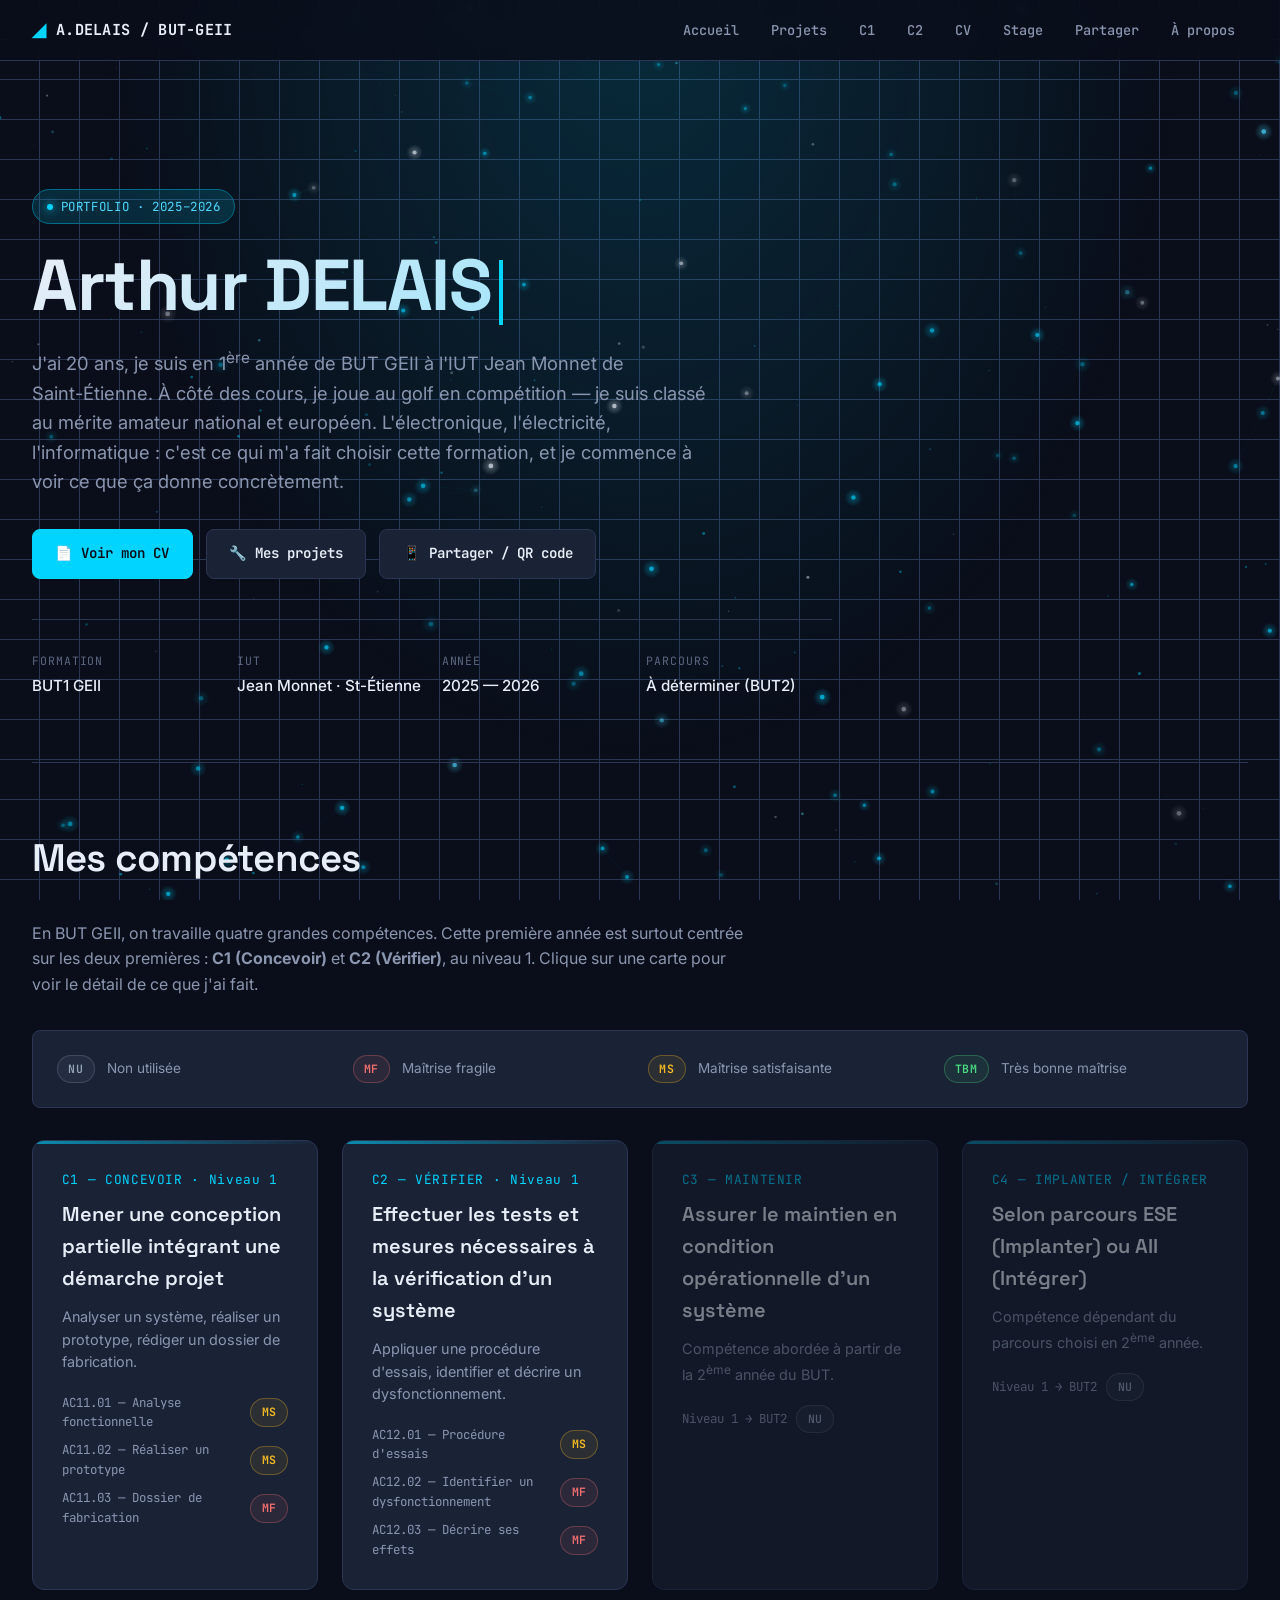
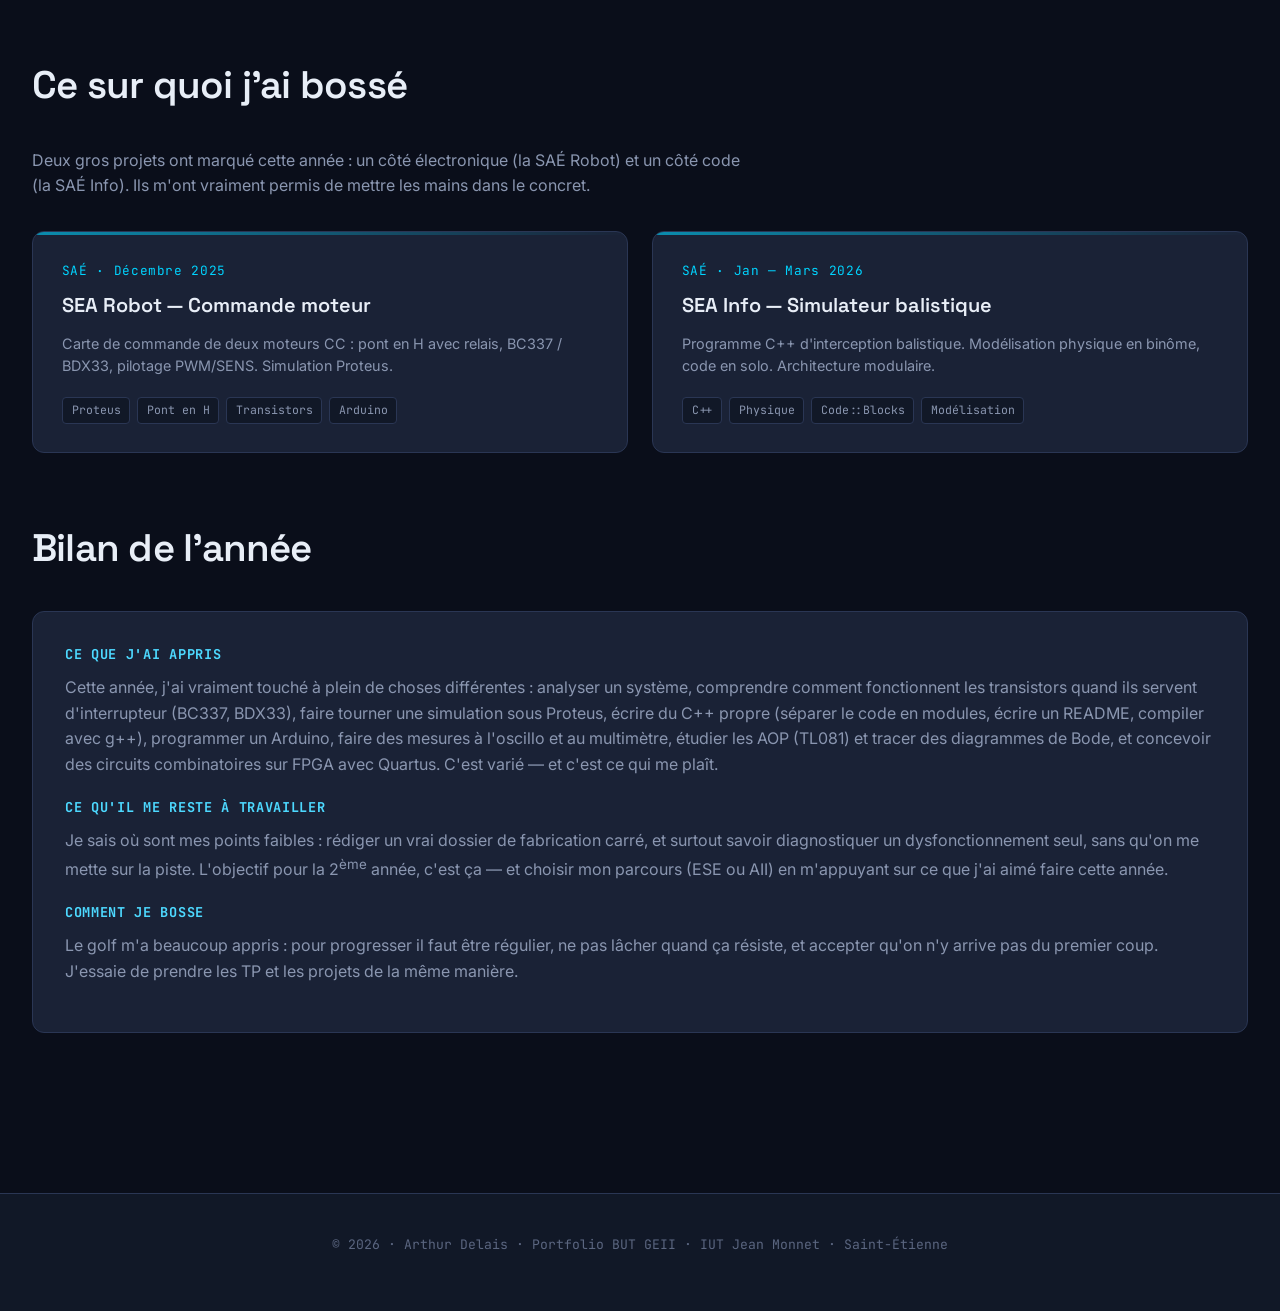
<file: index.html>
<!DOCTYPE html>
<html lang="fr">
<head>
    <meta charset="UTF-8">
    <meta name="viewport" content="width=device-width, initial-scale=1.0">
    <title>Portfolio BUT GEII — Arthur DELAIS</title>
    <meta name="description" content="Portfolio BUT GEII d'Arthur Delais, 1ère année 2025-2026 à l'IUT Jean Monnet de Saint-Étienne. Compétences, projets, SAÉ et TP.">
    <meta name="author" content="Arthur Delais">
    <meta property="og:title" content="Portfolio BUT GEII — Arthur DELAIS">
    <meta property="og:description" content="Portfolio BUT GEII d'Arthur Delais — IUT Jean Monnet Saint-Étienne">
    <meta property="og:type" content="website">
    <link rel="icon" type="image/svg+xml" href="assets/favicon.svg">
    <link rel="stylesheet" href="assets/style.css">
</head>
<body>

<div id="preloader"><div class="preloader-logo">[ A.D. ]</div></div>
<canvas id="particles-canvas"></canvas>

<nav class="nav">
    <div class="nav-inner">
        <a href="index.html" class="nav-brand">A.DELAIS / BUT-GEII</a>
        <ul class="nav-links">
            <li><a href="index.html">Accueil</a></li>
            <li><a href="pages/projets.html">Projets</a></li>
            <li><a href="pages/AC11-01.html">C1</a></li>
            <li><a href="pages/AC12-01.html">C2</a></li>
            <li><a href="pages/cv.html">CV</a></li>
            <li><a href="pages/stage.html">Stage</a></li>            <li><a href="pages/partager.html">Partager</a></li>
            <li><a href="pages/apropos.html">À propos</a></li>
        </ul>
    </div>
</nav>

<main class="container">

    <section class="hero">
        <span class="hero-tag">Portfolio · 2025–2026</span>
        <h1 data-typewriter="Arthur DELAIS"></h1>
        <p>J'ai 20 ans, je suis en 1<sup>ère</sup> année de BUT GEII à l'IUT Jean Monnet de Saint-Étienne. À côté des cours, je joue au golf en compétition — je suis classé au mérite amateur national et européen. L'électronique, l'électricité, l'informatique : c'est ce qui m'a fait choisir cette formation, et je commence à voir ce que ça donne concrètement.</p>

        <div style="display: flex; flex-wrap: wrap; gap: 0.8rem; margin-top: 1.5rem;">
            <a href="pages/cv.html" class="btn btn-primary">📄 Voir mon CV</a>
            <a href="pages/projets.html" class="btn btn-ghost">🔧 Mes projets</a>
            <a href="pages/partager.html" class="btn btn-ghost">📱 Partager / QR code</a>
        </div>

        <div class="hero-meta">
            <div class="meta-item">
                <span class="meta-label">Formation</span>
                <span class="meta-value">BUT1 GEII</span>
            </div>
            <div class="meta-item">
                <span class="meta-label">IUT</span>
                <span class="meta-value">Jean Monnet · St-Étienne</span>
            </div>
            <div class="meta-item">
                <span class="meta-label">Année</span>
                <span class="meta-value">2025 — 2026</span>
            </div>
            <div class="meta-item">
                <span class="meta-label">Parcours</span>
                <span class="meta-value">À déterminer (BUT2)</span>
            </div>
        </div>
    </section>

    <section class="section reveal">
        <div class="section-header">
            
            <h2>Mes compétences</h2>
        </div>
        <p style="color: var(--text-secondary); max-width: 720px; margin-bottom: 1rem;">
            En BUT GEII, on travaille quatre grandes compétences. Cette première année est surtout centrée sur les deux premières : <strong>C1 (Concevoir)</strong> et <strong>C2 (Vérifier)</strong>, au niveau 1. Clique sur une carte pour voir le détail de ce que j'ai fait.
        </p>

        <div class="legend">
            <div class="legend-item"><span class="badge badge-nu">NU</span><span class="legend-text">Non utilisée</span></div>
            <div class="legend-item"><span class="badge badge-mf">MF</span><span class="legend-text">Maîtrise fragile</span></div>
            <div class="legend-item"><span class="badge badge-ms">MS</span><span class="legend-text">Maîtrise satisfaisante</span></div>
            <div class="legend-item"><span class="badge badge-tbm">TBM</span><span class="legend-text">Très bonne maîtrise</span></div>
        </div>

        <div class="competence-grid">

            <a href="pages/AC11-01.html" class="competence-card">
                <div class="comp-code">C1 — CONCEVOIR · Niveau 1</div>
                <div class="comp-title">Mener une conception partielle intégrant une démarche projet</div>
                <p class="comp-desc">Analyser un système, réaliser un prototype, rédiger un dossier de fabrication.</p>
                <ul class="comp-ac-list">
                    <li>AC11.01 — Analyse fonctionnelle <span class="badge badge-ms">MS</span></li>
                    <li>AC11.02 — Réaliser un prototype <span class="badge badge-ms">MS</span></li>
                    <li>AC11.03 — Dossier de fabrication <span class="badge badge-mf">MF</span></li>
                </ul>
            </a>

            <a href="pages/AC12-01.html" class="competence-card">
                <div class="comp-code">C2 — VÉRIFIER · Niveau 1</div>
                <div class="comp-title">Effectuer les tests et mesures nécessaires à la vérification d'un système</div>
                <p class="comp-desc">Appliquer une procédure d'essais, identifier et décrire un dysfonctionnement.</p>
                <ul class="comp-ac-list">
                    <li>AC12.01 — Procédure d'essais <span class="badge badge-ms">MS</span></li>
                    <li>AC12.02 — Identifier un dysfonctionnement <span class="badge badge-mf">MF</span></li>
                    <li>AC12.03 — Décrire ses effets <span class="badge badge-mf">MF</span></li>
                </ul>
            </a>

            <div class="competence-card" style="opacity: 0.5; cursor: default;">
                <div class="comp-code">C3 — MAINTENIR</div>
                <div class="comp-title">Assurer le maintien en condition opérationnelle d'un système</div>
                <p class="comp-desc">Compétence abordée à partir de la 2<sup>ème</sup> année du BUT.</p>
                <ul class="comp-ac-list">
                    <li>Niveau 1 → BUT2 <span class="badge badge-nu">NU</span></li>
                </ul>
            </div>

            <div class="competence-card" style="opacity: 0.5; cursor: default;">
                <div class="comp-code">C4 — IMPLANTER / INTÉGRER</div>
                <div class="comp-title">Selon parcours ESE (Implanter) ou AII (Intégrer)</div>
                <p class="comp-desc">Compétence dépendant du parcours choisi en 2<sup>ème</sup> année.</p>
                <ul class="comp-ac-list">
                    <li>Niveau 1 → BUT2 <span class="badge badge-nu">NU</span></li>
                </ul>
            </div>

        </div>
    </section>

    <section class="section reveal">
        <div class="section-header">
            
            <h2>Ce sur quoi j'ai bossé</h2>
        </div>
        <p style="color: var(--text-secondary); max-width: 720px;">
            Deux gros projets ont marqué cette année : un côté électronique (la SAÉ Robot) et un côté code (la SAÉ Info). Ils m'ont vraiment permis de mettre les mains dans le concret.
        </p>

        <div class="projects-grid" style="margin-top: 2rem;">

            <a href="pages/projets.html#sea-robot" class="competence-card">
                <div class="comp-code">SAÉ · Décembre 2025</div>
                <div class="comp-title">SEA Robot — Commande moteur</div>
                <p class="comp-desc">Carte de commande de deux moteurs CC : pont en H avec relais, BC337 / BDX33, pilotage PWM/SENS. Simulation Proteus.</p>
                <div class="project-tag-list">
                    <span class="tag">Proteus</span><span class="tag">Pont en H</span><span class="tag">Transistors</span><span class="tag">Arduino</span>
                </div>
            </a>

            <a href="pages/projets.html#sae-info" class="competence-card">
                <div class="comp-code">SAÉ · Jan — Mars 2026</div>
                <div class="comp-title">SEA Info — Simulateur balistique</div>
                <p class="comp-desc">Programme C++ d'interception balistique. Modélisation physique en binôme, code en solo. Architecture modulaire.</p>
                <div class="project-tag-list">
                    <span class="tag">C++</span><span class="tag">Physique</span><span class="tag">Code::Blocks</span><span class="tag">Modélisation</span>
                </div>
            </a>

        </div>
    </section>

    <section class="section reveal">
        <div class="section-header">
            
            <h2>Bilan de l'année</h2>
        </div>
        <div style="background: var(--bg-card); border: 1px solid var(--border); border-radius: 12px; padding: 2rem;">
            <h4 style="margin-top: 0;">Ce que j'ai appris</h4>
            <p style="color: var(--text-secondary);">Cette année, j'ai vraiment touché à plein de choses différentes : analyser un système, comprendre comment fonctionnent les transistors quand ils servent d'interrupteur (BC337, BDX33), faire tourner une simulation sous Proteus, écrire du C++ propre (séparer le code en modules, écrire un README, compiler avec g++), programmer un Arduino, faire des mesures à l'oscillo et au multimètre, étudier les AOP (TL081) et tracer des diagrammes de Bode, et concevoir des circuits combinatoires sur FPGA avec Quartus. C'est varié — et c'est ce qui me plaît.</p>

            <h4>Ce qu'il me reste à travailler</h4>
            <p style="color: var(--text-secondary);">Je sais où sont mes points faibles : rédiger un vrai dossier de fabrication carré, et surtout savoir diagnostiquer un dysfonctionnement seul, sans qu'on me mette sur la piste. L'objectif pour la 2<sup>ème</sup> année, c'est ça — et choisir mon parcours (ESE ou AII) en m'appuyant sur ce que j'ai aimé faire cette année.</p>

            <h4>Comment je bosse</h4>
            <p style="color: var(--text-secondary);">Le golf m'a beaucoup appris : pour progresser il faut être régulier, ne pas lâcher quand ça résiste, et accepter qu'on n'y arrive pas du premier coup. J'essaie de prendre les TP et les projets de la même manière.</p>
        </div>
    </section>

</main>

<footer>
    <p>© 2026 · Arthur Delais · Portfolio BUT GEII · IUT Jean Monnet · Saint-Étienne</p>
</footer>

<script src="assets/script.js"></script>
</body>
</html>
</file>
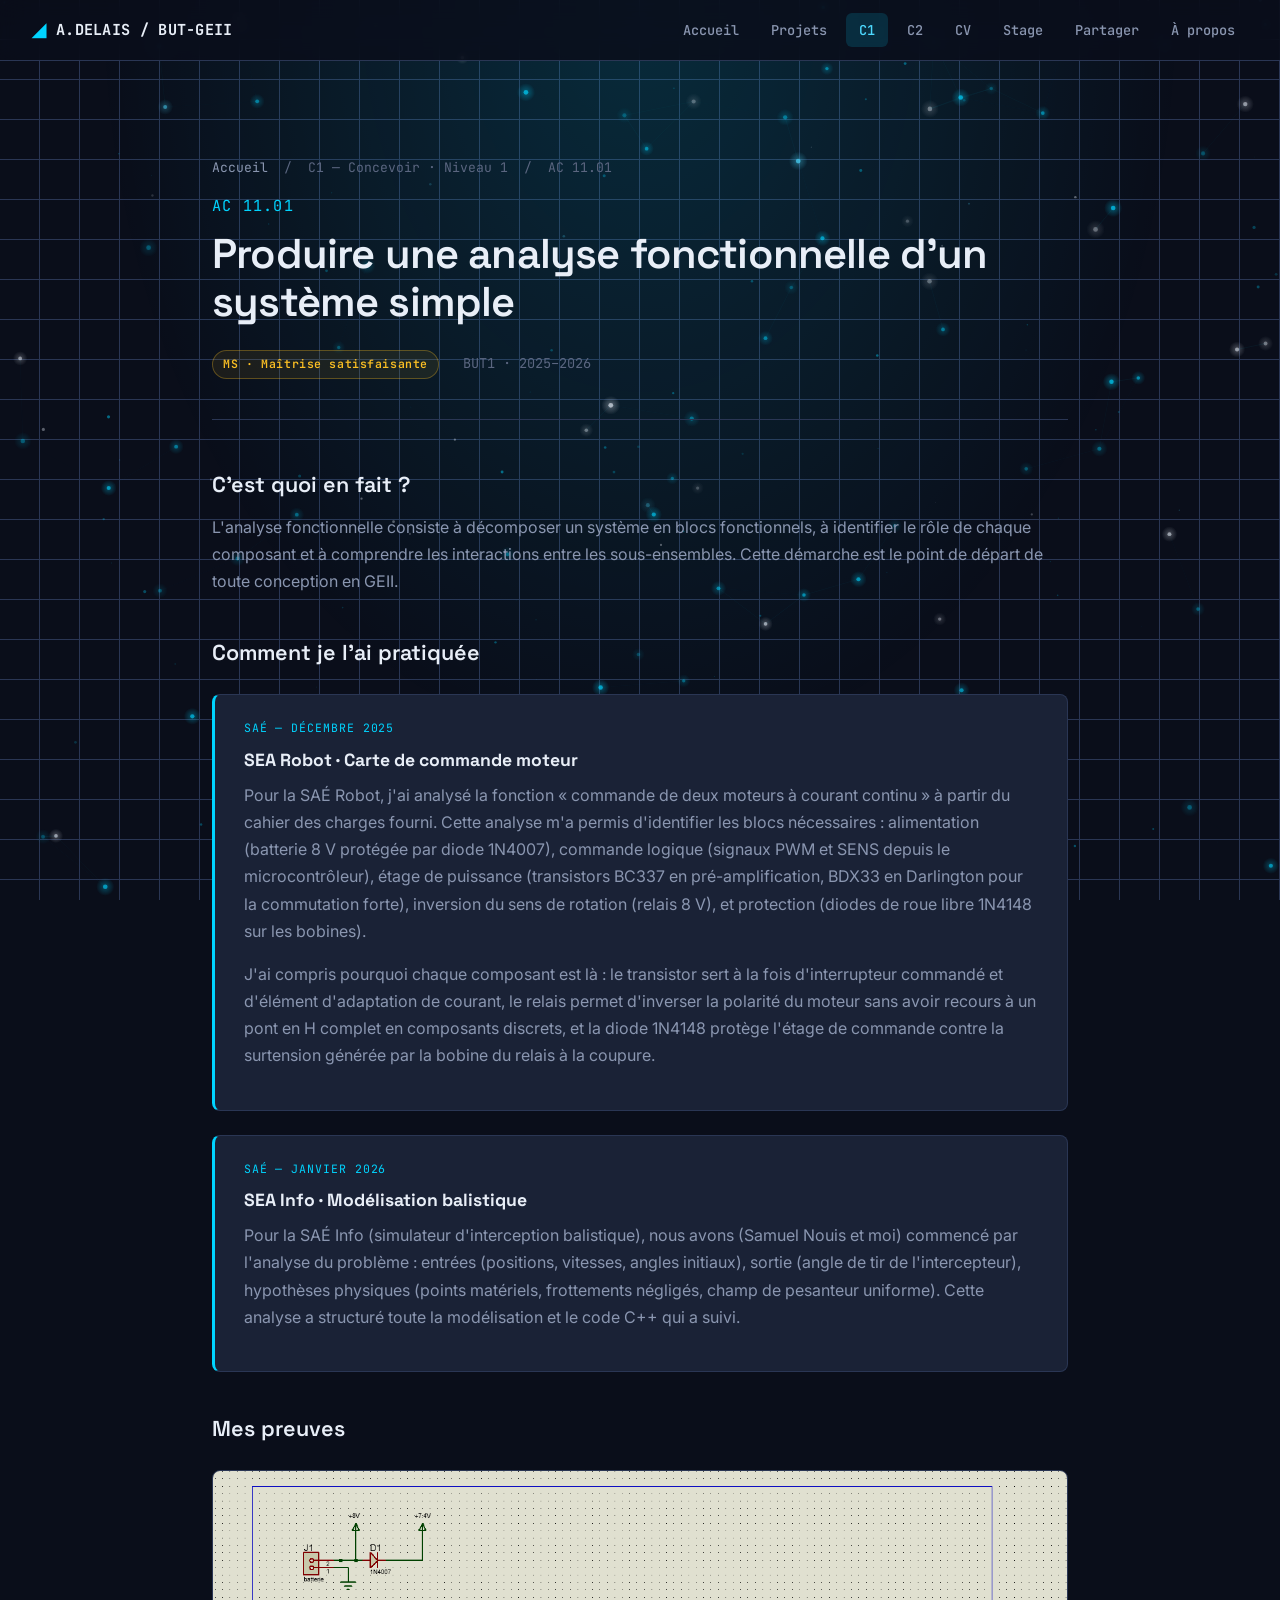
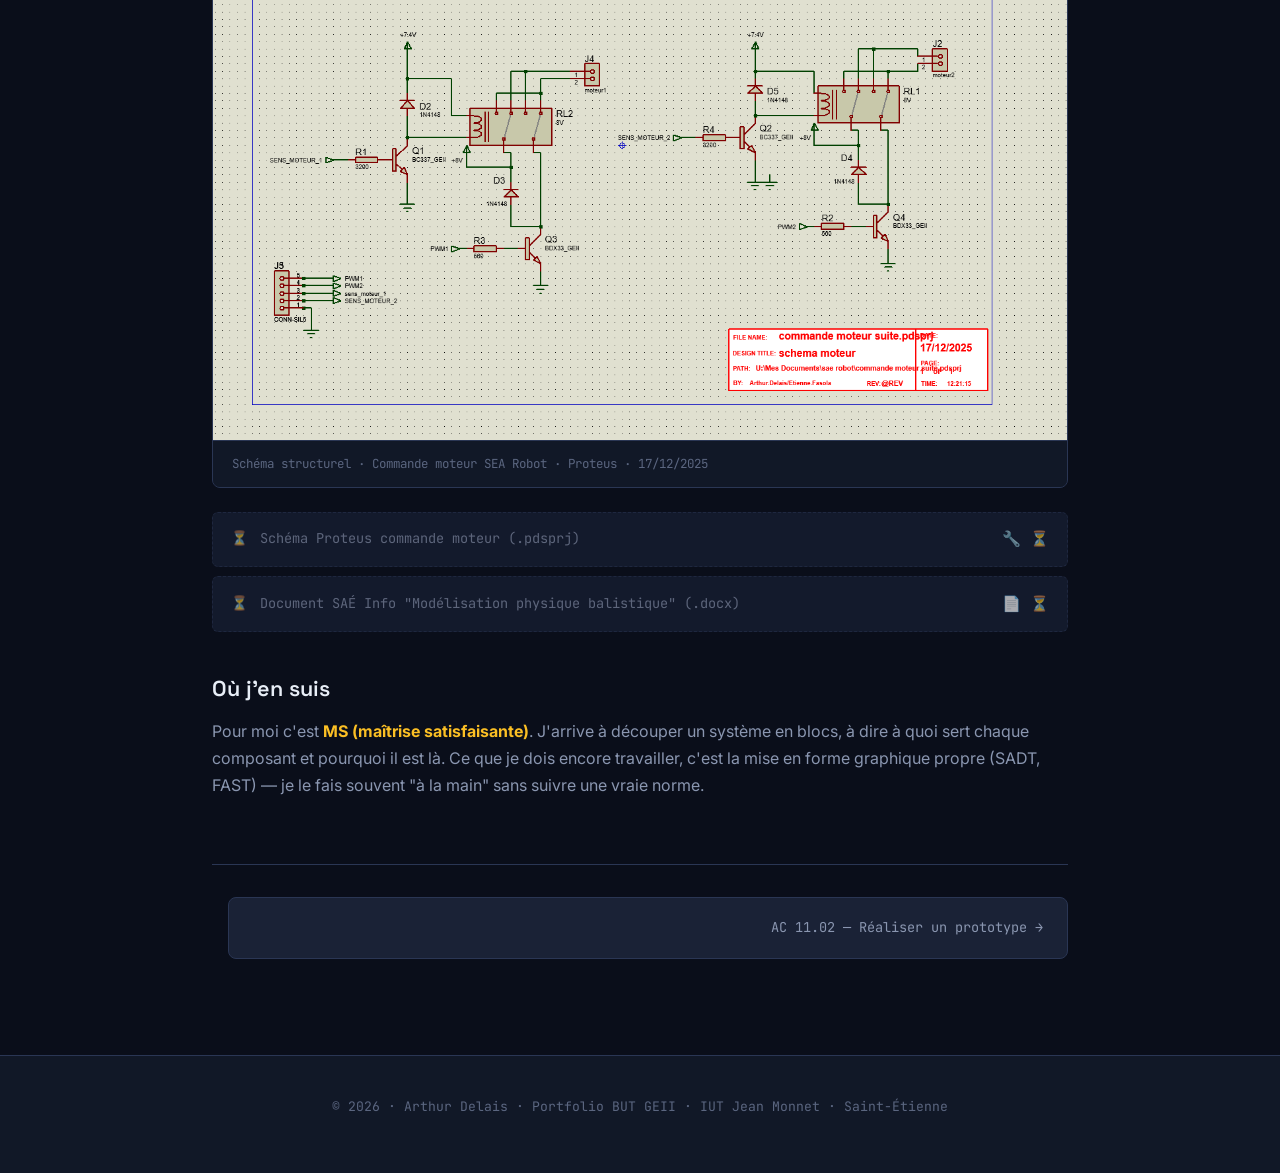
<file: pages/AC11-01.html>
<!DOCTYPE html>
<html lang="fr">
<head>
    <meta charset="UTF-8">
    <meta name="viewport" content="width=device-width, initial-scale=1.0">
    <title>AC 11.01 — Analyse fonctionnelle</title>
    <meta name="description" content="Portfolio BUT GEII d'Arthur Delais, 1ère année 2025-2026 à l'IUT Jean Monnet de Saint-Étienne. Compétences, projets, SAÉ et TP.">
    <meta name="author" content="Arthur Delais">
    <meta property="og:title" content="AC 11.01 — Analyse fonctionnelle">
    <meta property="og:description" content="Portfolio BUT GEII d'Arthur Delais — IUT Jean Monnet Saint-Étienne">
    <meta property="og:type" content="website">
    <link rel="icon" type="image/svg+xml" href="../assets/favicon.svg">
    <link rel="stylesheet" href="../assets/style.css">
</head>
<body>

<div id="preloader"><div class="preloader-logo">[ A.D. ]</div></div>
<canvas id="particles-canvas"></canvas>

<nav class="nav">
    <div class="nav-inner">
        <a href="../index.html" class="nav-brand">A.DELAIS / BUT-GEII</a>
        <ul class="nav-links">
            <li><a href="../index.html">Accueil</a></li>
            <li><a href="projets.html">Projets</a></li>
            <li><a href="AC11-01.html" class="active">C1</a></li>
            <li><a href="AC12-01.html">C2</a></li>
            <li><a href="cv.html">CV</a></li>
            <li><a href="stage.html">Stage</a></li>            <li><a href="partager.html">Partager</a></li>
            <li><a href="apropos.html">À propos</a></li>
        </ul>
    </div>
</nav>

<main class="container container-narrow">

    <div class="ac-header">
        <div class="breadcrumb">
            <a href="../index.html">Accueil</a>
            <span class="breadcrumb-sep">/</span>
            <span>C1 — Concevoir · Niveau 1</span>
            <span class="breadcrumb-sep">/</span>
            <span>AC 11.01</span>
        </div>
        <div class="ac-code-big">AC 11.01</div>
        <h1 class="ac-title">Produire une analyse fonctionnelle d'un système simple</h1>
        <div class="ac-meta-bar">
            <span class="badge badge-ms">MS · Maîtrise satisfaisante</span>
            <span style="color: var(--text-dim); font-family: var(--font-mono); font-size: 0.85rem;">BUT1 · 2025–2026</span>
        </div>
    </div>
    

<section class="content-block reveal">
    <h3>C'est quoi en fait ?</h3>
    <p>L'analyse fonctionnelle consiste à décomposer un système en blocs fonctionnels, à identifier le rôle de chaque composant et à comprendre les interactions entre les sous-ensembles. Cette démarche est le point de départ de toute conception en GEII.</p>
</section>

<section class="content-block reveal">
    <h3>Comment je l'ai pratiquée</h3>

    <div class="project-box">
        <div class="project-box-label">SAÉ — Décembre 2025</div>
        <h4>SEA Robot · Carte de commande moteur</h4>
        <p>Pour la SAÉ Robot, j'ai analysé la fonction « commande de deux moteurs à courant continu » à partir du cahier des charges fourni. Cette analyse m'a permis d'identifier les blocs nécessaires : alimentation (batterie 8 V protégée par diode 1N4007), commande logique (signaux PWM et SENS depuis le microcontrôleur), étage de puissance (transistors BC337 en pré-amplification, BDX33 en Darlington pour la commutation forte), inversion du sens de rotation (relais 8 V), et protection (diodes de roue libre 1N4148 sur les bobines).</p>
        <p style="margin-top: 0.8rem;">J'ai compris pourquoi chaque composant est là : le transistor sert à la fois d'interrupteur commandé et d'élément d'adaptation de courant, le relais permet d'inverser la polarité du moteur sans avoir recours à un pont en H complet en composants discrets, et la diode 1N4148 protège l'étage de commande contre la surtension générée par la bobine du relais à la coupure.</p>
    </div>

    <div class="project-box">
        <div class="project-box-label">SAÉ — Janvier 2026</div>
        <h4>SEA Info · Modélisation balistique</h4>
        <p>Pour la SAÉ Info (simulateur d'interception balistique), nous avons (Samuel Nouis et moi) commencé par l'analyse du problème : entrées (positions, vitesses, angles initiaux), sortie (angle de tir de l'intercepteur), hypothèses physiques (points matériels, frottements négligés, champ de pesanteur uniforme). Cette analyse a structuré toute la modélisation et le code C++ qui a suivi.</p>
    </div>
</section>

<section class="content-block reveal">
    <h3>Mes preuves</h3>
    <div class="proof-image">
        <img src="../assets/schemas/sea_robot_schema.png" alt="Schéma structurel de la carte commande moteur du SEA Robot">
        <div class="proof-caption">Schéma structurel · Commande moteur SEA Robot · Proteus · 17/12/2025</div>
    </div>
    <div class="proof-list">
        <a class="proof-item todo" href="../assets/preuves/SEA_Robot_schema_proteus.pdsprj" target="_blank" rel="noopener" title="Fichier à déposer dans assets/preuves/ — voir le README">Schéma Proteus commande moteur (.pdsprj)<span class="ext-icon">🔧 ⏳</span></a>
        <a class="proof-item todo" href="../assets/preuves/Modelisation_Physique_Balistique.docx" target="_blank" rel="noopener" title="Fichier à déposer dans assets/preuves/ — voir le README">Document SAÉ Info "Modélisation physique balistique" (.docx)<span class="ext-icon">📄 ⏳</span></a>
    </div>
</section>

<section class="content-block reveal">
    <h3>Où j'en suis</h3>
    <p>Pour moi c'est <strong style="color: var(--warning);">MS (maîtrise satisfaisante)</strong>. J'arrive à découper un système en blocs, à dire à quoi sert chaque composant et pourquoi il est là. Ce que je dois encore travailler, c'est la mise en forme graphique propre (SADT, FAST) — je le fais souvent "à la main" sans suivre une vraie norme.</p>
</section>

<nav class="ac-nav"><span></span><a href="AC11-02.html" class="nav-next">AC 11.02 — Réaliser un prototype</a></nav>
</main>

<footer>
    <p>© 2026 · Arthur Delais · Portfolio BUT GEII · IUT Jean Monnet · Saint-Étienne</p>
</footer>

<script src="../assets/script.js"></script>
</body>
</html>
</file>
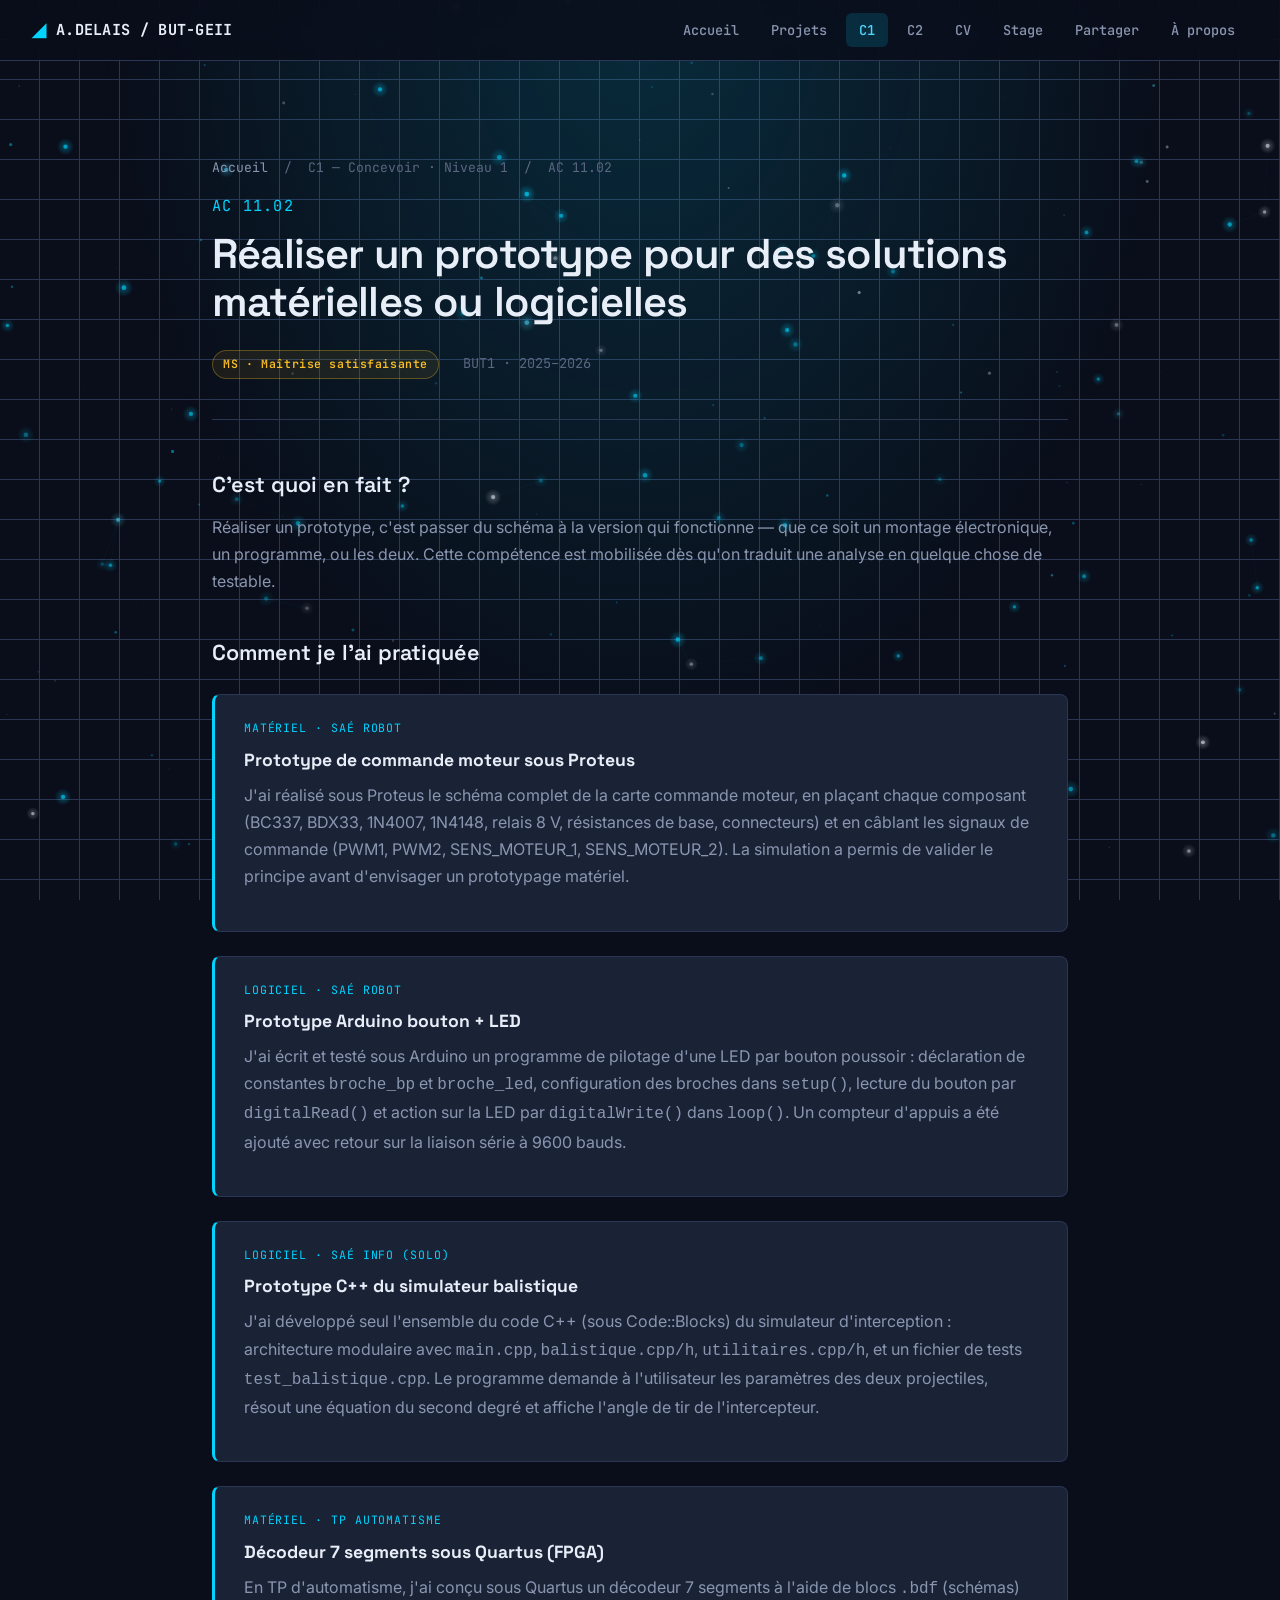
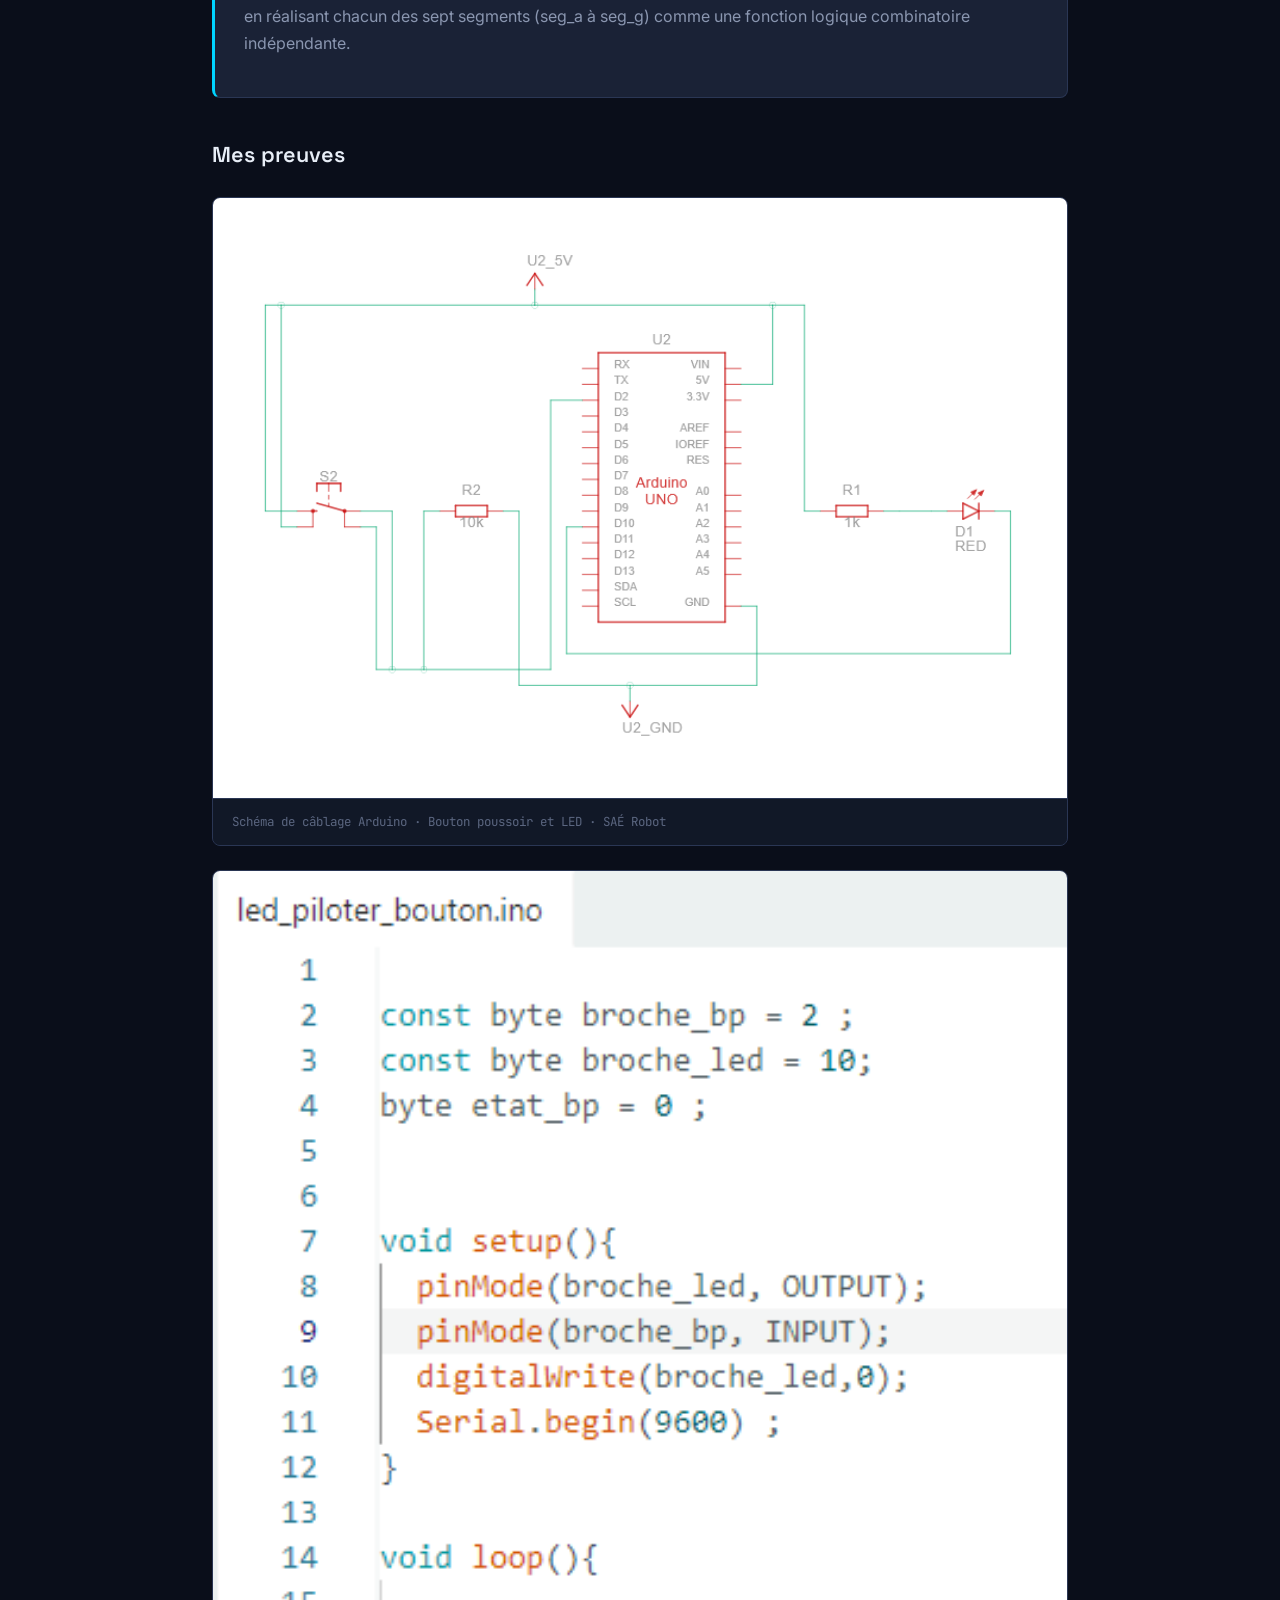
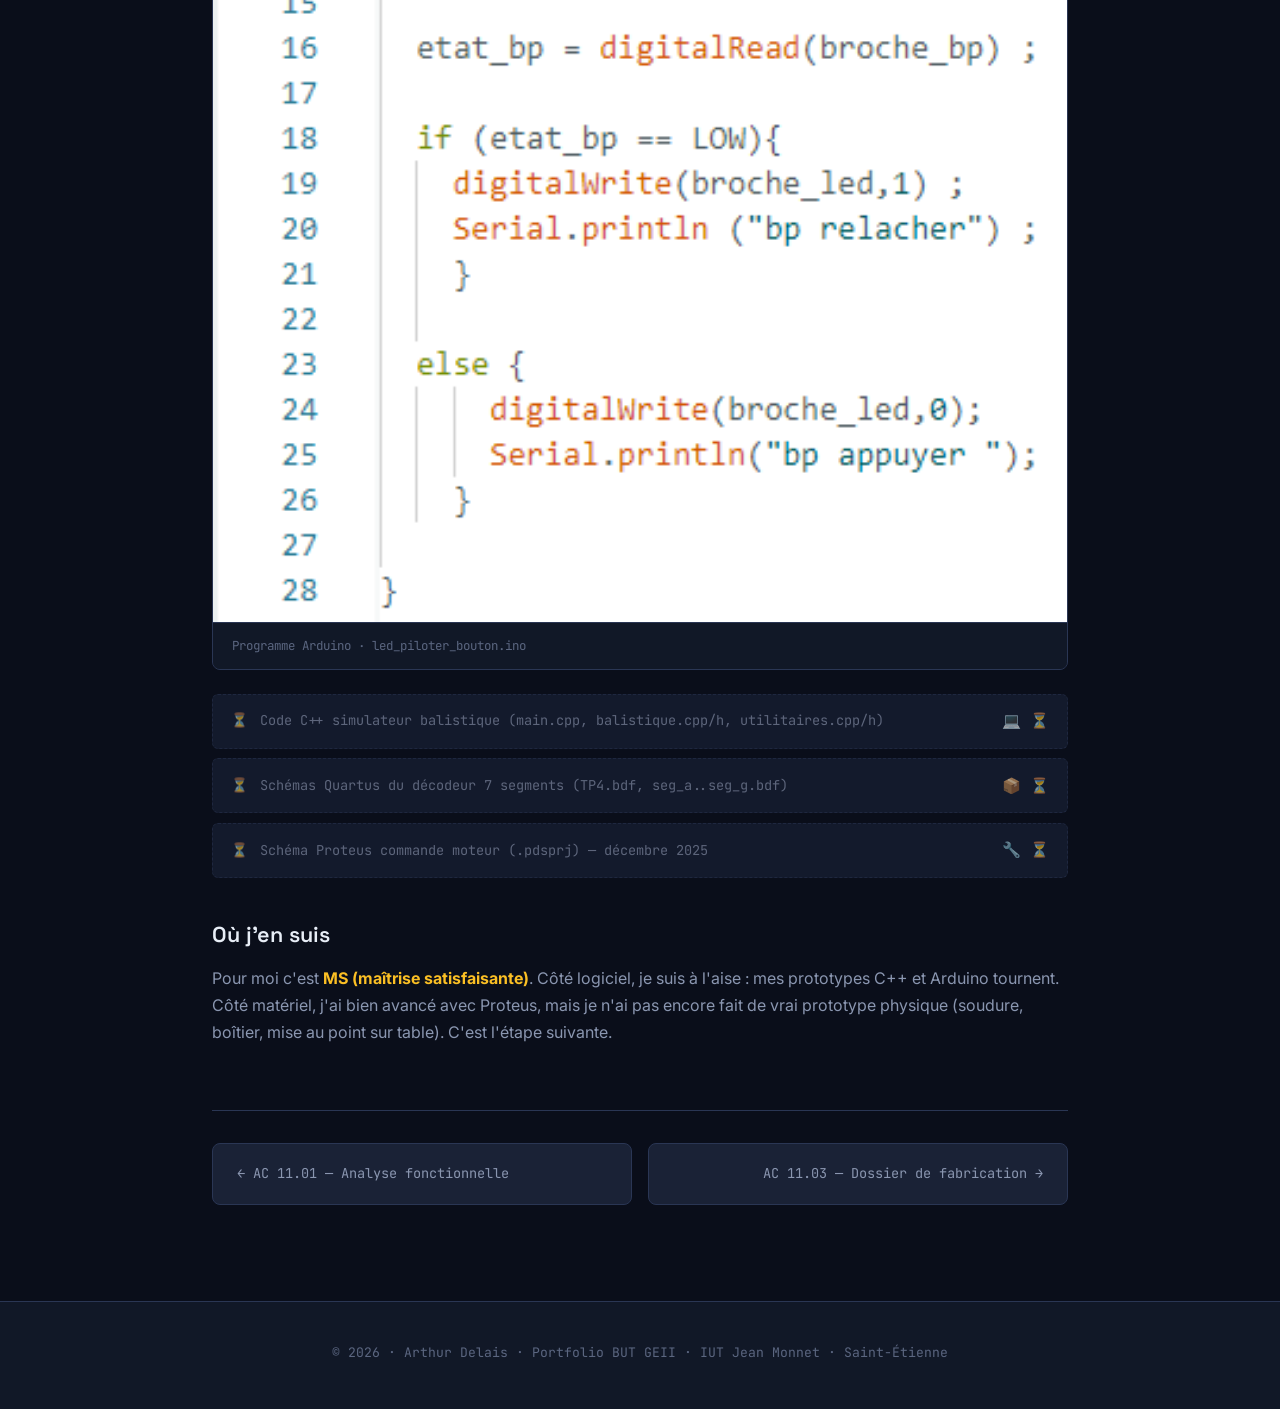
<file: pages/AC11-02.html>
<!DOCTYPE html>
<html lang="fr">
<head>
    <meta charset="UTF-8">
    <meta name="viewport" content="width=device-width, initial-scale=1.0">
    <title>AC 11.02 — Réaliser un prototype</title>
    <meta name="description" content="Portfolio BUT GEII d'Arthur Delais, 1ère année 2025-2026 à l'IUT Jean Monnet de Saint-Étienne. Compétences, projets, SAÉ et TP.">
    <meta name="author" content="Arthur Delais">
    <meta property="og:title" content="AC 11.02 — Réaliser un prototype">
    <meta property="og:description" content="Portfolio BUT GEII d'Arthur Delais — IUT Jean Monnet Saint-Étienne">
    <meta property="og:type" content="website">
    <link rel="icon" type="image/svg+xml" href="../assets/favicon.svg">
    <link rel="stylesheet" href="../assets/style.css">
</head>
<body>

<div id="preloader"><div class="preloader-logo">[ A.D. ]</div></div>
<canvas id="particles-canvas"></canvas>

<nav class="nav">
    <div class="nav-inner">
        <a href="../index.html" class="nav-brand">A.DELAIS / BUT-GEII</a>
        <ul class="nav-links">
            <li><a href="../index.html">Accueil</a></li>
            <li><a href="projets.html">Projets</a></li>
            <li><a href="AC11-01.html" class="active">C1</a></li>
            <li><a href="AC12-01.html">C2</a></li>
            <li><a href="cv.html">CV</a></li>
            <li><a href="stage.html">Stage</a></li>            <li><a href="partager.html">Partager</a></li>
            <li><a href="apropos.html">À propos</a></li>
        </ul>
    </div>
</nav>

<main class="container container-narrow">

    <div class="ac-header">
        <div class="breadcrumb">
            <a href="../index.html">Accueil</a>
            <span class="breadcrumb-sep">/</span>
            <span>C1 — Concevoir · Niveau 1</span>
            <span class="breadcrumb-sep">/</span>
            <span>AC 11.02</span>
        </div>
        <div class="ac-code-big">AC 11.02</div>
        <h1 class="ac-title">Réaliser un prototype pour des solutions matérielles ou logicielles</h1>
        <div class="ac-meta-bar">
            <span class="badge badge-ms">MS · Maîtrise satisfaisante</span>
            <span style="color: var(--text-dim); font-family: var(--font-mono); font-size: 0.85rem;">BUT1 · 2025–2026</span>
        </div>
    </div>
    

<section class="content-block reveal">
    <h3>C'est quoi en fait ?</h3>
    <p>Réaliser un prototype, c'est passer du schéma à la version qui fonctionne — que ce soit un montage électronique, un programme, ou les deux. Cette compétence est mobilisée dès qu'on traduit une analyse en quelque chose de testable.</p>
</section>

<section class="content-block reveal">
    <h3>Comment je l'ai pratiquée</h3>

    <div class="project-box">
        <div class="project-box-label">Matériel · SAÉ Robot</div>
        <h4>Prototype de commande moteur sous Proteus</h4>
        <p>J'ai réalisé sous Proteus le schéma complet de la carte commande moteur, en plaçant chaque composant (BC337, BDX33, 1N4007, 1N4148, relais 8 V, résistances de base, connecteurs) et en câblant les signaux de commande (PWM1, PWM2, SENS_MOTEUR_1, SENS_MOTEUR_2). La simulation a permis de valider le principe avant d'envisager un prototypage matériel.</p>
    </div>

    <div class="project-box">
        <div class="project-box-label">Logiciel · SAÉ Robot</div>
        <h4>Prototype Arduino bouton + LED</h4>
        <p>J'ai écrit et testé sous Arduino un programme de pilotage d'une LED par bouton poussoir : déclaration de constantes <code>broche_bp</code> et <code>broche_led</code>, configuration des broches dans <code>setup()</code>, lecture du bouton par <code>digitalRead()</code> et action sur la LED par <code>digitalWrite()</code> dans <code>loop()</code>. Un compteur d'appuis a été ajouté avec retour sur la liaison série à 9600 bauds.</p>
    </div>

    <div class="project-box">
        <div class="project-box-label">Logiciel · SAÉ Info (solo)</div>
        <h4>Prototype C++ du simulateur balistique</h4>
        <p>J'ai développé seul l'ensemble du code C++ (sous Code::Blocks) du simulateur d'interception : architecture modulaire avec <code>main.cpp</code>, <code>balistique.cpp/h</code>, <code>utilitaires.cpp/h</code>, et un fichier de tests <code>test_balistique.cpp</code>. Le programme demande à l'utilisateur les paramètres des deux projectiles, résout une équation du second degré et affiche l'angle de tir de l'intercepteur.</p>
    </div>

    <div class="project-box">
        <div class="project-box-label">Matériel · TP Automatisme</div>
        <h4>Décodeur 7 segments sous Quartus (FPGA)</h4>
        <p>En TP d'automatisme, j'ai conçu sous Quartus un décodeur 7 segments à l'aide de blocs <code>.bdf</code> (schémas) en réalisant chacun des sept segments (seg_a à seg_g) comme une fonction logique combinatoire indépendante.</p>
    </div>
</section>

<section class="content-block reveal">
    <h3>Mes preuves</h3>
    <div class="proof-image">
        <img src="../assets/schemas/arduino_bouton_led.png" alt="Schéma de câblage Arduino bouton-LED">
        <div class="proof-caption">Schéma de câblage Arduino · Bouton poussoir et LED · SAÉ Robot</div>
    </div>
    <div class="proof-image">
        <img src="../assets/code/arduino_code1.png" alt="Code Arduino du prototype bouton-LED">
        <div class="proof-caption">Programme Arduino · led_piloter_bouton.ino</div>
    </div>
    <div class="proof-list">
        <a class="proof-item todo" href="../assets/preuves/balistique_main.cpp" target="_blank" rel="noopener" title="Fichier à déposer dans assets/preuves/ — voir le README">Code C++ simulateur balistique (main.cpp, balistique.cpp/h, utilitaires.cpp/h)<span class="ext-icon">💻 ⏳</span></a>
        <a class="proof-item todo" href="../assets/preuves/Quartus_decodeur_7_segments.zip" target="_blank" rel="noopener" title="Fichier à déposer dans assets/preuves/ — voir le README">Schémas Quartus du décodeur 7 segments (TP4.bdf, seg_a..seg_g.bdf)<span class="ext-icon">📦 ⏳</span></a>
        <a class="proof-item todo" href="../assets/preuves/SEA_Robot_schema_proteus.pdsprj" target="_blank" rel="noopener" title="Fichier à déposer dans assets/preuves/ — voir le README">Schéma Proteus commande moteur (.pdsprj) — décembre 2025<span class="ext-icon">🔧 ⏳</span></a>
    </div>
</section>

<section class="content-block reveal">
    <h3>Où j'en suis</h3>
    <p>Pour moi c'est <strong style="color: var(--warning);">MS (maîtrise satisfaisante)</strong>. Côté logiciel, je suis à l'aise : mes prototypes C++ et Arduino tournent. Côté matériel, j'ai bien avancé avec Proteus, mais je n'ai pas encore fait de vrai prototype physique (soudure, boîtier, mise au point sur table). C'est l'étape suivante.</p>
</section>

<nav class="ac-nav"><a href="AC11-01.html" class="nav-prev">AC 11.01 — Analyse fonctionnelle</a><a href="AC11-03.html" class="nav-next">AC 11.03 — Dossier de fabrication</a></nav>
</main>

<footer>
    <p>© 2026 · Arthur Delais · Portfolio BUT GEII · IUT Jean Monnet · Saint-Étienne</p>
</footer>

<script src="../assets/script.js"></script>
</body>
</html>
</file>
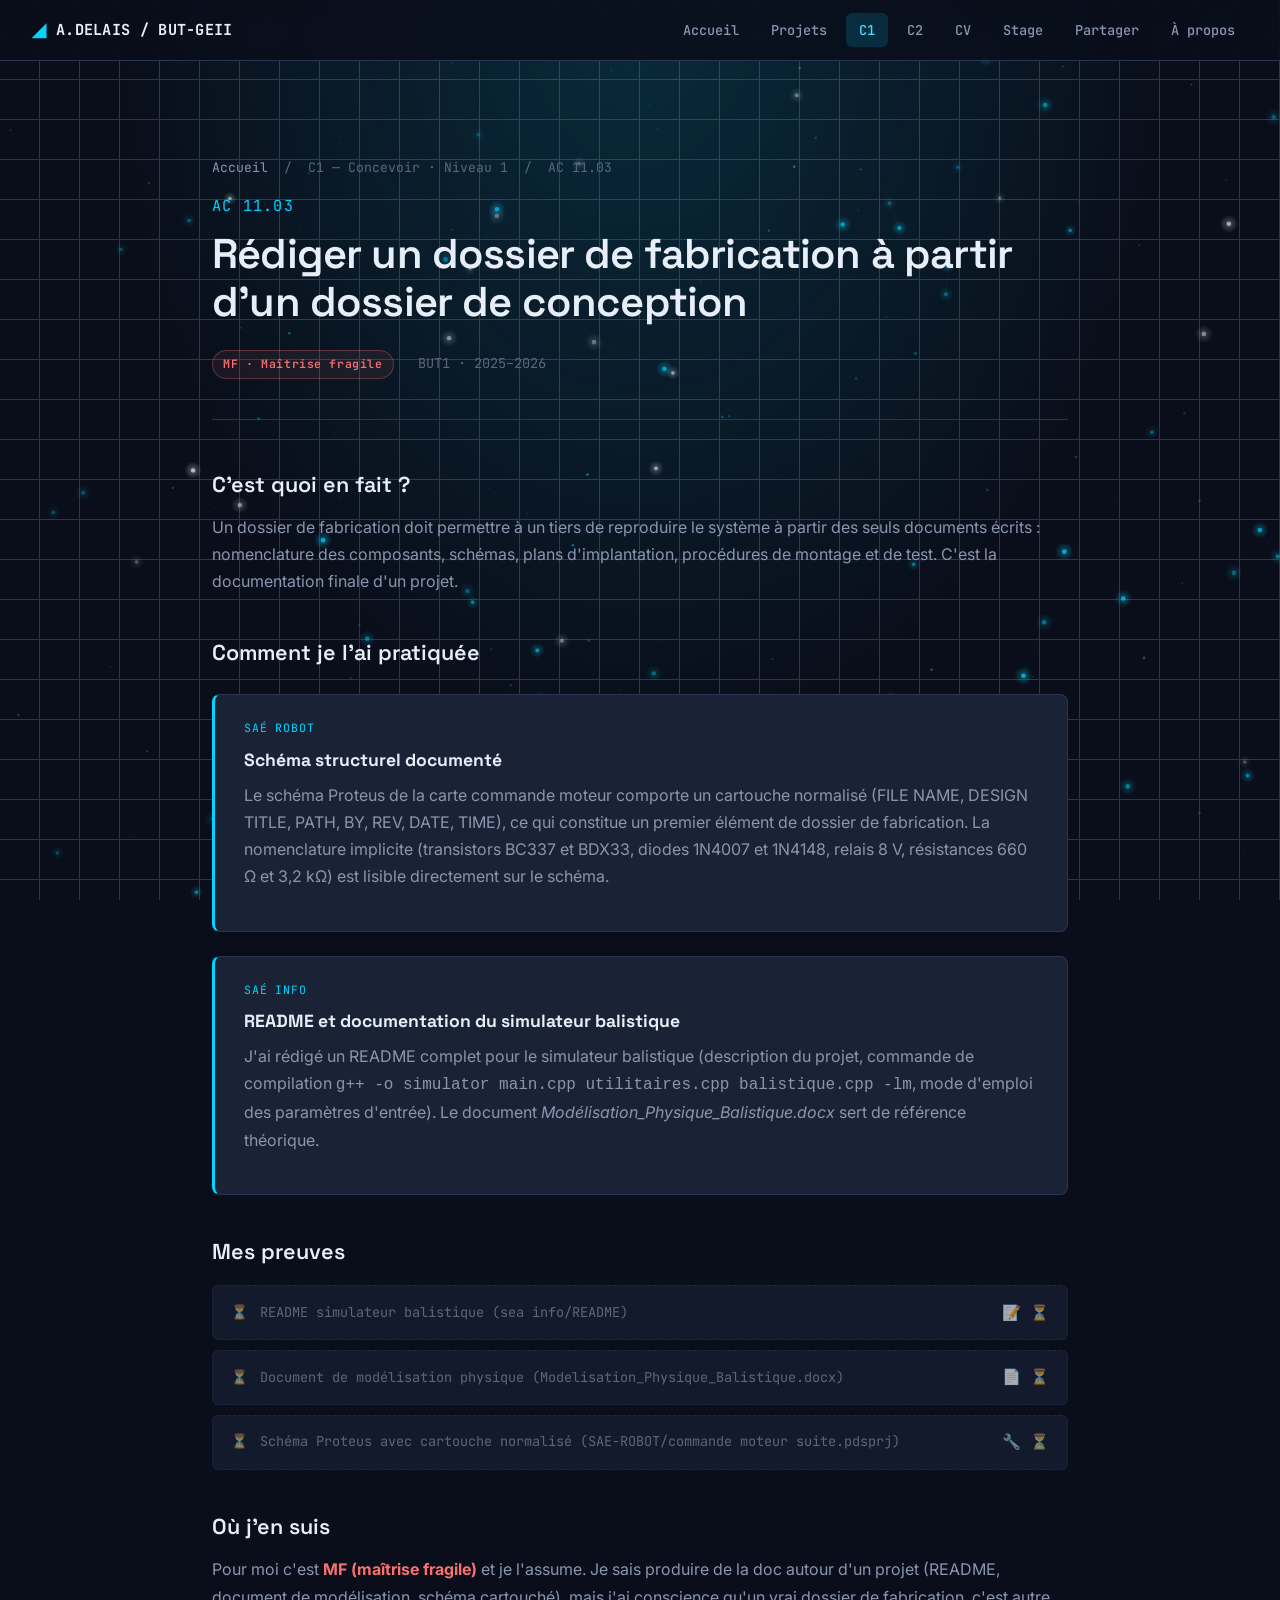
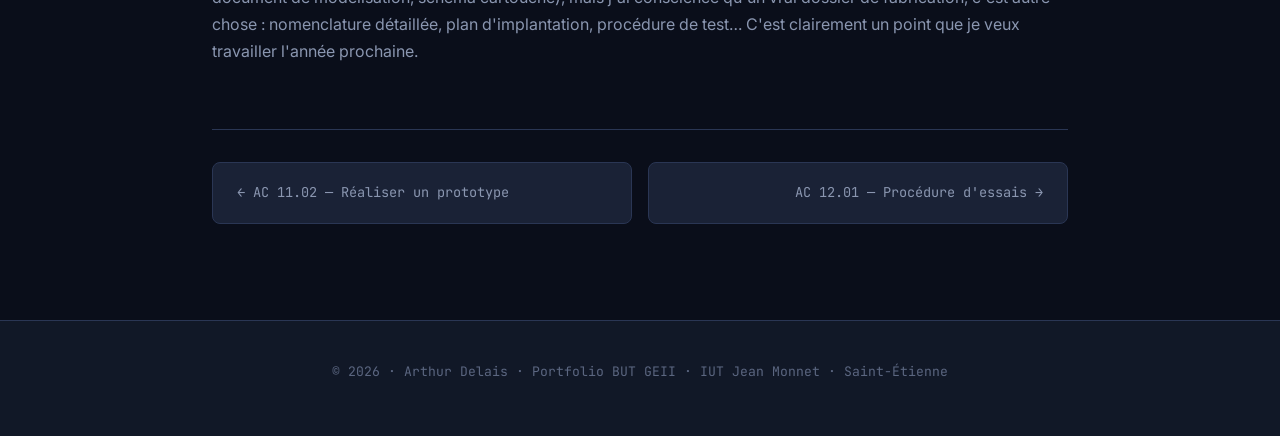
<file: pages/AC11-03.html>
<!DOCTYPE html>
<html lang="fr">
<head>
    <meta charset="UTF-8">
    <meta name="viewport" content="width=device-width, initial-scale=1.0">
    <title>AC 11.03 — Dossier de fabrication</title>
    <meta name="description" content="Portfolio BUT GEII d'Arthur Delais, 1ère année 2025-2026 à l'IUT Jean Monnet de Saint-Étienne. Compétences, projets, SAÉ et TP.">
    <meta name="author" content="Arthur Delais">
    <meta property="og:title" content="AC 11.03 — Dossier de fabrication">
    <meta property="og:description" content="Portfolio BUT GEII d'Arthur Delais — IUT Jean Monnet Saint-Étienne">
    <meta property="og:type" content="website">
    <link rel="icon" type="image/svg+xml" href="../assets/favicon.svg">
    <link rel="stylesheet" href="../assets/style.css">
</head>
<body>

<div id="preloader"><div class="preloader-logo">[ A.D. ]</div></div>
<canvas id="particles-canvas"></canvas>

<nav class="nav">
    <div class="nav-inner">
        <a href="../index.html" class="nav-brand">A.DELAIS / BUT-GEII</a>
        <ul class="nav-links">
            <li><a href="../index.html">Accueil</a></li>
            <li><a href="projets.html">Projets</a></li>
            <li><a href="AC11-01.html" class="active">C1</a></li>
            <li><a href="AC12-01.html">C2</a></li>
            <li><a href="cv.html">CV</a></li>
            <li><a href="stage.html">Stage</a></li>            <li><a href="partager.html">Partager</a></li>
            <li><a href="apropos.html">À propos</a></li>
        </ul>
    </div>
</nav>

<main class="container container-narrow">

    <div class="ac-header">
        <div class="breadcrumb">
            <a href="../index.html">Accueil</a>
            <span class="breadcrumb-sep">/</span>
            <span>C1 — Concevoir · Niveau 1</span>
            <span class="breadcrumb-sep">/</span>
            <span>AC 11.03</span>
        </div>
        <div class="ac-code-big">AC 11.03</div>
        <h1 class="ac-title">Rédiger un dossier de fabrication à partir d'un dossier de conception</h1>
        <div class="ac-meta-bar">
            <span class="badge badge-mf">MF · Maîtrise fragile</span>
            <span style="color: var(--text-dim); font-family: var(--font-mono); font-size: 0.85rem;">BUT1 · 2025–2026</span>
        </div>
    </div>
    

<section class="content-block reveal">
    <h3>C'est quoi en fait ?</h3>
    <p>Un dossier de fabrication doit permettre à un tiers de reproduire le système à partir des seuls documents écrits : nomenclature des composants, schémas, plans d'implantation, procédures de montage et de test. C'est la documentation finale d'un projet.</p>
</section>

<section class="content-block reveal">
    <h3>Comment je l'ai pratiquée</h3>

    <div class="project-box">
        <div class="project-box-label">SAÉ Robot</div>
        <h4>Schéma structurel documenté</h4>
        <p>Le schéma Proteus de la carte commande moteur comporte un cartouche normalisé (FILE NAME, DESIGN TITLE, PATH, BY, REV, DATE, TIME), ce qui constitue un premier élément de dossier de fabrication. La nomenclature implicite (transistors BC337 et BDX33, diodes 1N4007 et 1N4148, relais 8 V, résistances 660 Ω et 3,2 kΩ) est lisible directement sur le schéma.</p>
    </div>

    <div class="project-box">
        <div class="project-box-label">SAÉ Info</div>
        <h4>README et documentation du simulateur balistique</h4>
        <p>J'ai rédigé un README complet pour le simulateur balistique (description du projet, commande de compilation <code>g++ -o simulator main.cpp utilitaires.cpp balistique.cpp -lm</code>, mode d'emploi des paramètres d'entrée). Le document <em>Modélisation_Physique_Balistique.docx</em> sert de référence théorique.</p>
    </div>
</section>

<section class="content-block reveal">
    <h3>Mes preuves</h3>
    <div class="proof-list">
        <a class="proof-item todo" href="../assets/preuves/balistique_README.txt" target="_blank" rel="noopener" title="Fichier à déposer dans assets/preuves/ — voir le README">README simulateur balistique (sea info/README)<span class="ext-icon">📝 ⏳</span></a>
        <a class="proof-item todo" href="../assets/preuves/Modelisation_Physique_Balistique.docx" target="_blank" rel="noopener" title="Fichier à déposer dans assets/preuves/ — voir le README">Document de modélisation physique (Modelisation_Physique_Balistique.docx)<span class="ext-icon">📄 ⏳</span></a>
        <a class="proof-item todo" href="../assets/preuves/SEA_Robot_schema_proteus.pdsprj" target="_blank" rel="noopener" title="Fichier à déposer dans assets/preuves/ — voir le README">Schéma Proteus avec cartouche normalisé (SAE-ROBOT/commande moteur suite.pdsprj)<span class="ext-icon">🔧 ⏳</span></a>
    </div>
</section>

<section class="content-block reveal">
    <h3>Où j'en suis</h3>
    <p>Pour moi c'est <strong style="color: var(--danger);">MF (maîtrise fragile)</strong> et je l'assume. Je sais produire de la doc autour d'un projet (README, document de modélisation, schéma cartouché), mais j'ai conscience qu'un vrai dossier de fabrication, c'est autre chose : nomenclature détaillée, plan d'implantation, procédure de test… C'est clairement un point que je veux travailler l'année prochaine.</p>
</section>

<nav class="ac-nav"><a href="AC11-02.html" class="nav-prev">AC 11.02 — Réaliser un prototype</a><a href="AC12-01.html" class="nav-next">AC 12.01 — Procédure d'essais</a></nav>
</main>

<footer>
    <p>© 2026 · Arthur Delais · Portfolio BUT GEII · IUT Jean Monnet · Saint-Étienne</p>
</footer>

<script src="../assets/script.js"></script>
</body>
</html>
</file>
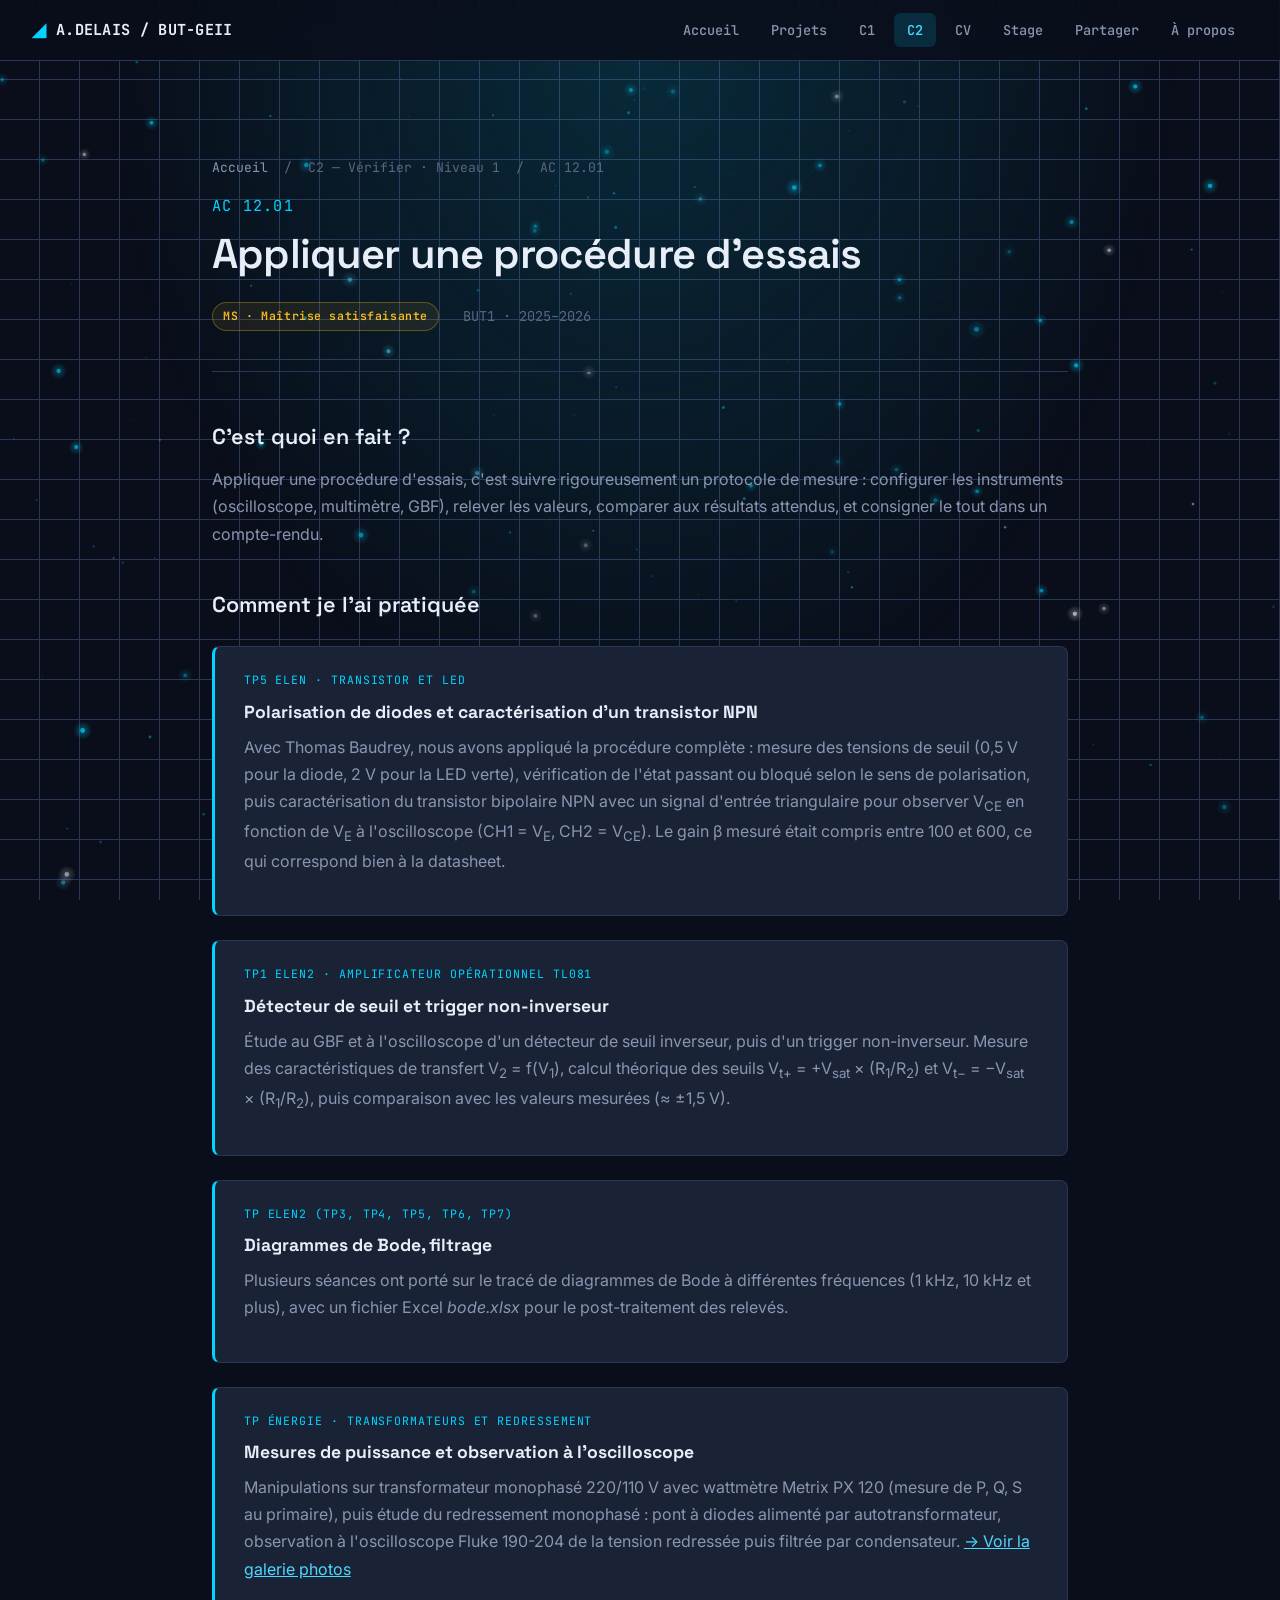
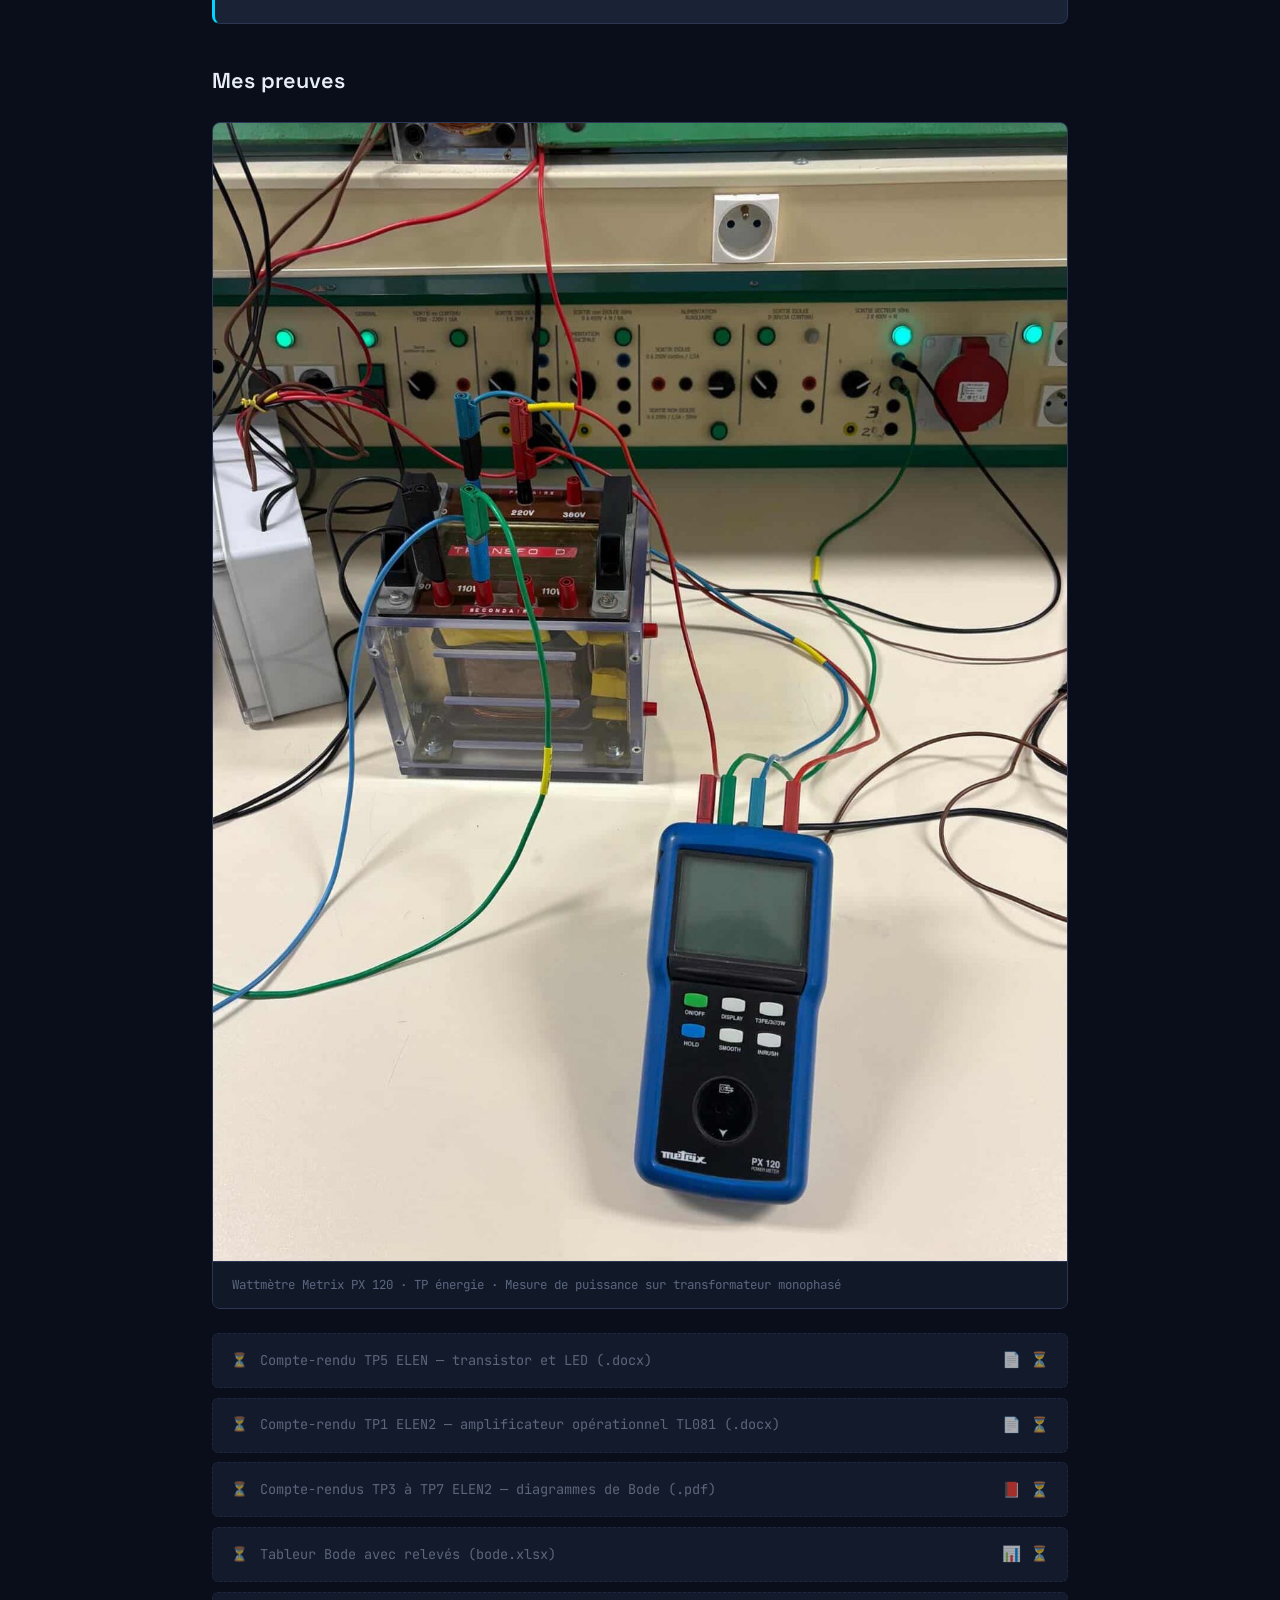
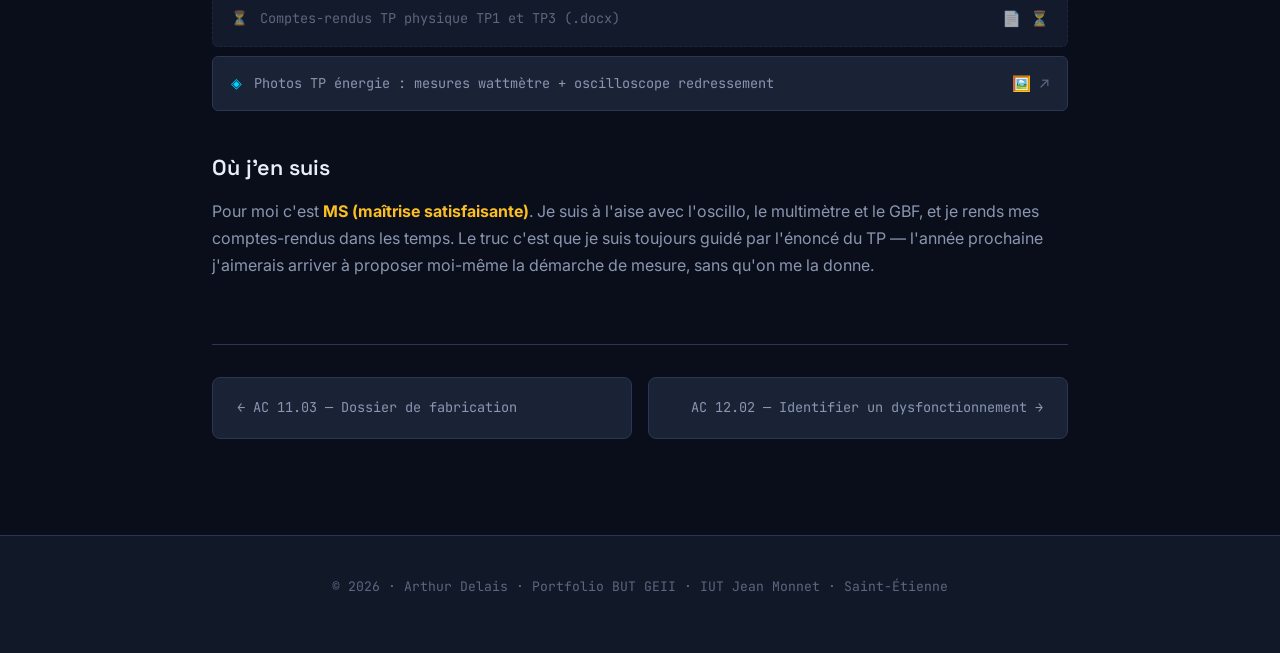
<file: pages/AC12-01.html>
<!DOCTYPE html>
<html lang="fr">
<head>
    <meta charset="UTF-8">
    <meta name="viewport" content="width=device-width, initial-scale=1.0">
    <title>AC 12.01 — Procédure d'essais</title>
    <meta name="description" content="Portfolio BUT GEII d'Arthur Delais, 1ère année 2025-2026 à l'IUT Jean Monnet de Saint-Étienne. Compétences, projets, SAÉ et TP.">
    <meta name="author" content="Arthur Delais">
    <meta property="og:title" content="AC 12.01 — Procédure d'essais">
    <meta property="og:description" content="Portfolio BUT GEII d'Arthur Delais — IUT Jean Monnet Saint-Étienne">
    <meta property="og:type" content="website">
    <link rel="icon" type="image/svg+xml" href="../assets/favicon.svg">
    <link rel="stylesheet" href="../assets/style.css">
</head>
<body>

<div id="preloader"><div class="preloader-logo">[ A.D. ]</div></div>
<canvas id="particles-canvas"></canvas>

<nav class="nav">
    <div class="nav-inner">
        <a href="../index.html" class="nav-brand">A.DELAIS / BUT-GEII</a>
        <ul class="nav-links">
            <li><a href="../index.html">Accueil</a></li>
            <li><a href="projets.html">Projets</a></li>
            <li><a href="AC11-01.html">C1</a></li>
            <li><a href="AC12-01.html" class="active">C2</a></li>
            <li><a href="cv.html">CV</a></li>
            <li><a href="stage.html">Stage</a></li>            <li><a href="partager.html">Partager</a></li>
            <li><a href="apropos.html">À propos</a></li>
        </ul>
    </div>
</nav>

<main class="container container-narrow">

    <div class="ac-header">
        <div class="breadcrumb">
            <a href="../index.html">Accueil</a>
            <span class="breadcrumb-sep">/</span>
            <span>C2 — Vérifier · Niveau 1</span>
            <span class="breadcrumb-sep">/</span>
            <span>AC 12.01</span>
        </div>
        <div class="ac-code-big">AC 12.01</div>
        <h1 class="ac-title">Appliquer une procédure d'essais</h1>
        <div class="ac-meta-bar">
            <span class="badge badge-ms">MS · Maîtrise satisfaisante</span>
            <span style="color: var(--text-dim); font-family: var(--font-mono); font-size: 0.85rem;">BUT1 · 2025–2026</span>
        </div>
    </div>
    

<section class="content-block reveal">
    <h3>C'est quoi en fait ?</h3>
    <p>Appliquer une procédure d'essais, c'est suivre rigoureusement un protocole de mesure : configurer les instruments (oscilloscope, multimètre, GBF), relever les valeurs, comparer aux résultats attendus, et consigner le tout dans un compte-rendu.</p>
</section>

<section class="content-block reveal">
    <h3>Comment je l'ai pratiquée</h3>

    <div class="project-box">
        <div class="project-box-label">TP5 ELEN · Transistor et LED</div>
        <h4>Polarisation de diodes et caractérisation d'un transistor NPN</h4>
        <p>Avec Thomas Baudrey, nous avons appliqué la procédure complète : mesure des tensions de seuil (0,5 V pour la diode, 2 V pour la LED verte), vérification de l'état passant ou bloqué selon le sens de polarisation, puis caractérisation du transistor bipolaire NPN avec un signal d'entrée triangulaire pour observer V<sub>CE</sub> en fonction de V<sub>E</sub> à l'oscilloscope (CH1 = V<sub>E</sub>, CH2 = V<sub>CE</sub>). Le gain β mesuré était compris entre 100 et 600, ce qui correspond bien à la datasheet.</p>
    </div>

    <div class="project-box">
        <div class="project-box-label">TP1 ELEN2 · Amplificateur opérationnel TL081</div>
        <h4>Détecteur de seuil et trigger non-inverseur</h4>
        <p>Étude au GBF et à l'oscilloscope d'un détecteur de seuil inverseur, puis d'un trigger non-inverseur. Mesure des caractéristiques de transfert V<sub>2</sub> = f(V<sub>1</sub>), calcul théorique des seuils V<sub>t+</sub> = +V<sub>sat</sub> × (R<sub>1</sub>/R<sub>2</sub>) et V<sub>t−</sub> = −V<sub>sat</sub> × (R<sub>1</sub>/R<sub>2</sub>), puis comparaison avec les valeurs mesurées (≈ ±1,5 V).</p>
    </div>

    <div class="project-box">
        <div class="project-box-label">TP ELEN2 (TP3, TP4, TP5, TP6, TP7)</div>
        <h4>Diagrammes de Bode, filtrage</h4>
        <p>Plusieurs séances ont porté sur le tracé de diagrammes de Bode à différentes fréquences (1 kHz, 10 kHz et plus), avec un fichier Excel <em>bode.xlsx</em> pour le post-traitement des relevés.</p>
    </div>

    <div class="project-box">
        <div class="project-box-label">TP Énergie · Transformateurs et redressement</div>
        <h4>Mesures de puissance et observation à l'oscilloscope</h4>
        <p>Manipulations sur transformateur monophasé 220/110 V avec wattmètre Metrix PX 120 (mesure de P, Q, S au primaire), puis étude du redressement monophasé : pont à diodes alimenté par autotransformateur, observation à l'oscilloscope Fluke 190-204 de la tension redressée puis filtrée par condensateur. <a href="projets.html#tp-energie" style="color: var(--accent-bright);">→ Voir la galerie photos</a></p>
    </div>
</section>

<section class="content-block reveal">
    <h3>Mes preuves</h3>
    <div class="proof-image">
        <img src="../assets/photos/tp_ener_1_wattmetre.jpg" alt="Mesure de puissance au wattmètre Metrix PX 120">
        <div class="proof-caption">Wattmètre Metrix PX 120 · TP énergie · Mesure de puissance sur transformateur monophasé</div>
    </div>
    <div class="proof-list">
        <a class="proof-item todo" href="../assets/preuves/CR_TP5_ELEN_transistor_LED.docx" target="_blank" rel="noopener" title="Fichier à déposer dans assets/preuves/ — voir le README">Compte-rendu TP5 ELEN — transistor et LED (.docx)<span class="ext-icon">📄 ⏳</span></a>
        <a class="proof-item todo" href="../assets/preuves/CR_TP1_ELEN2_TL081.docx" target="_blank" rel="noopener" title="Fichier à déposer dans assets/preuves/ — voir le README">Compte-rendu TP1 ELEN2 — amplificateur opérationnel TL081 (.docx)<span class="ext-icon">📄 ⏳</span></a>
        <a class="proof-item todo" href="../assets/preuves/CR_TP3-TP7_ELEN2_Bode.pdf" target="_blank" rel="noopener" title="Fichier à déposer dans assets/preuves/ — voir le README">Compte-rendus TP3 à TP7 ELEN2 — diagrammes de Bode (.pdf)<span class="ext-icon">📕 ⏳</span></a>
        <a class="proof-item todo" href="../assets/preuves/bode.xlsx" target="_blank" rel="noopener" title="Fichier à déposer dans assets/preuves/ — voir le README">Tableur Bode avec relevés (bode.xlsx)<span class="ext-icon">📊 ⏳</span></a>
        <a class="proof-item todo" href="../assets/preuves/CR_TP_physique_TP1_TP3.docx" target="_blank" rel="noopener" title="Fichier à déposer dans assets/preuves/ — voir le README">Comptes-rendus TP physique TP1 et TP3 (.docx)<span class="ext-icon">📄 ⏳</span></a>
        <a class="proof-item" href="projets.html#tp-energie" target="_blank" rel="noopener" title="Ouvrir le fichier">Photos TP énergie : mesures wattmètre + oscilloscope redressement<span class="ext-icon">🖼️ ↗</span></a>
    </div>
</section>

<section class="content-block reveal">
    <h3>Où j'en suis</h3>
    <p>Pour moi c'est <strong style="color: var(--warning);">MS (maîtrise satisfaisante)</strong>. Je suis à l'aise avec l'oscillo, le multimètre et le GBF, et je rends mes comptes-rendus dans les temps. Le truc c'est que je suis toujours guidé par l'énoncé du TP — l'année prochaine j'aimerais arriver à proposer moi-même la démarche de mesure, sans qu'on me la donne.</p>
</section>

<nav class="ac-nav"><a href="AC11-03.html" class="nav-prev">AC 11.03 — Dossier de fabrication</a><a href="AC12-02.html" class="nav-next">AC 12.02 — Identifier un dysfonctionnement</a></nav>
</main>

<footer>
    <p>© 2026 · Arthur Delais · Portfolio BUT GEII · IUT Jean Monnet · Saint-Étienne</p>
</footer>

<script src="../assets/script.js"></script>
</body>
</html>
</file>
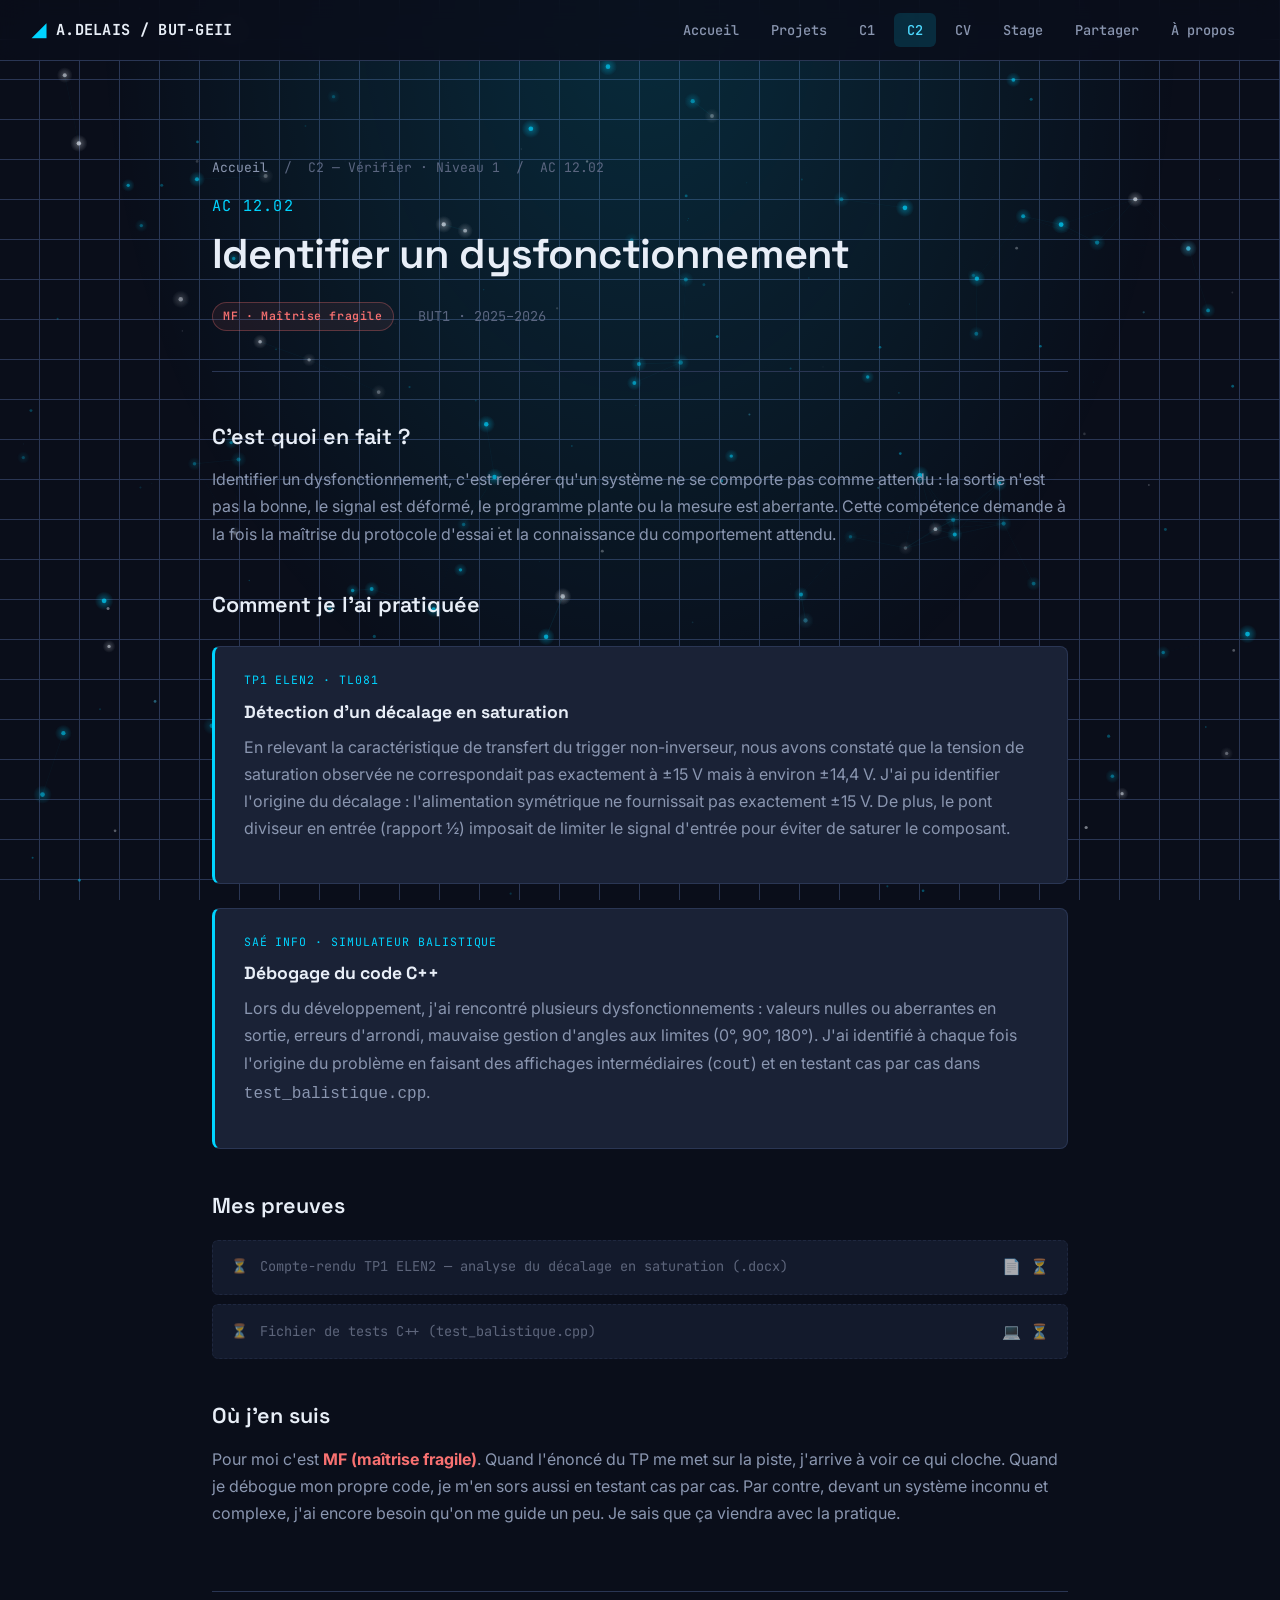
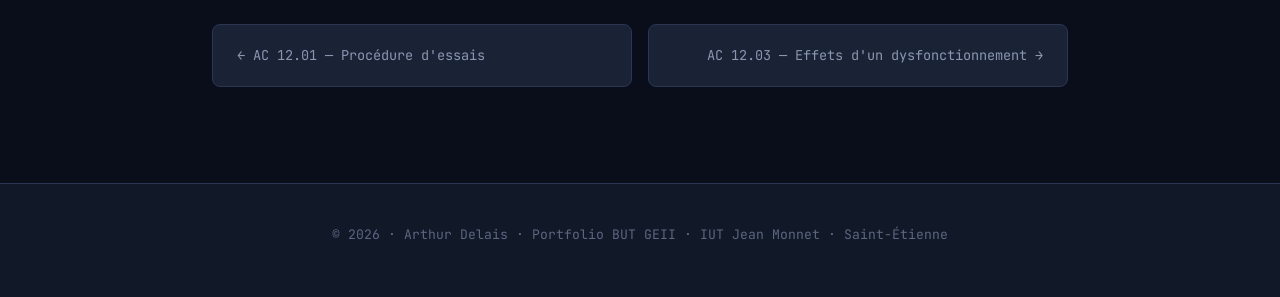
<file: pages/AC12-02.html>
<!DOCTYPE html>
<html lang="fr">
<head>
    <meta charset="UTF-8">
    <meta name="viewport" content="width=device-width, initial-scale=1.0">
    <title>AC 12.02 — Identifier un dysfonctionnement</title>
    <meta name="description" content="Portfolio BUT GEII d'Arthur Delais, 1ère année 2025-2026 à l'IUT Jean Monnet de Saint-Étienne. Compétences, projets, SAÉ et TP.">
    <meta name="author" content="Arthur Delais">
    <meta property="og:title" content="AC 12.02 — Identifier un dysfonctionnement">
    <meta property="og:description" content="Portfolio BUT GEII d'Arthur Delais — IUT Jean Monnet Saint-Étienne">
    <meta property="og:type" content="website">
    <link rel="icon" type="image/svg+xml" href="../assets/favicon.svg">
    <link rel="stylesheet" href="../assets/style.css">
</head>
<body>

<div id="preloader"><div class="preloader-logo">[ A.D. ]</div></div>
<canvas id="particles-canvas"></canvas>

<nav class="nav">
    <div class="nav-inner">
        <a href="../index.html" class="nav-brand">A.DELAIS / BUT-GEII</a>
        <ul class="nav-links">
            <li><a href="../index.html">Accueil</a></li>
            <li><a href="projets.html">Projets</a></li>
            <li><a href="AC11-01.html">C1</a></li>
            <li><a href="AC12-01.html" class="active">C2</a></li>
            <li><a href="cv.html">CV</a></li>
            <li><a href="stage.html">Stage</a></li>            <li><a href="partager.html">Partager</a></li>
            <li><a href="apropos.html">À propos</a></li>
        </ul>
    </div>
</nav>

<main class="container container-narrow">

    <div class="ac-header">
        <div class="breadcrumb">
            <a href="../index.html">Accueil</a>
            <span class="breadcrumb-sep">/</span>
            <span>C2 — Vérifier · Niveau 1</span>
            <span class="breadcrumb-sep">/</span>
            <span>AC 12.02</span>
        </div>
        <div class="ac-code-big">AC 12.02</div>
        <h1 class="ac-title">Identifier un dysfonctionnement</h1>
        <div class="ac-meta-bar">
            <span class="badge badge-mf">MF · Maîtrise fragile</span>
            <span style="color: var(--text-dim); font-family: var(--font-mono); font-size: 0.85rem;">BUT1 · 2025–2026</span>
        </div>
    </div>
    

<section class="content-block reveal">
    <h3>C'est quoi en fait ?</h3>
    <p>Identifier un dysfonctionnement, c'est repérer qu'un système ne se comporte pas comme attendu : la sortie n'est pas la bonne, le signal est déformé, le programme plante ou la mesure est aberrante. Cette compétence demande à la fois la maîtrise du protocole d'essai et la connaissance du comportement attendu.</p>
</section>

<section class="content-block reveal">
    <h3>Comment je l'ai pratiquée</h3>

    <div class="project-box">
        <div class="project-box-label">TP1 ELEN2 · TL081</div>
        <h4>Détection d'un décalage en saturation</h4>
        <p>En relevant la caractéristique de transfert du trigger non-inverseur, nous avons constaté que la tension de saturation observée ne correspondait pas exactement à ±15 V mais à environ ±14,4 V. J'ai pu identifier l'origine du décalage : l'alimentation symétrique ne fournissait pas exactement ±15 V. De plus, le pont diviseur en entrée (rapport ½) imposait de limiter le signal d'entrée pour éviter de saturer le composant.</p>
    </div>

    <div class="project-box">
        <div class="project-box-label">SAÉ Info · Simulateur balistique</div>
        <h4>Débogage du code C++</h4>
        <p>Lors du développement, j'ai rencontré plusieurs dysfonctionnements : valeurs nulles ou aberrantes en sortie, erreurs d'arrondi, mauvaise gestion d'angles aux limites (0°, 90°, 180°). J'ai identifié à chaque fois l'origine du problème en faisant des affichages intermédiaires (<code>cout</code>) et en testant cas par cas dans <code>test_balistique.cpp</code>.</p>
    </div>
</section>

<section class="content-block reveal">
    <h3>Mes preuves</h3>
    <div class="proof-list">
        <a class="proof-item todo" href="../assets/preuves/CR_TP1_ELEN2_TL081.docx" target="_blank" rel="noopener" title="Fichier à déposer dans assets/preuves/ — voir le README">Compte-rendu TP1 ELEN2 — analyse du décalage en saturation (.docx)<span class="ext-icon">📄 ⏳</span></a>
        <a class="proof-item todo" href="../assets/preuves/balistique_test.cpp" target="_blank" rel="noopener" title="Fichier à déposer dans assets/preuves/ — voir le README">Fichier de tests C++ (test_balistique.cpp)<span class="ext-icon">💻 ⏳</span></a>
    </div>
</section>

<section class="content-block reveal">
    <h3>Où j'en suis</h3>
    <p>Pour moi c'est <strong style="color: var(--danger);">MF (maîtrise fragile)</strong>. Quand l'énoncé du TP me met sur la piste, j'arrive à voir ce qui cloche. Quand je débogue mon propre code, je m'en sors aussi en testant cas par cas. Par contre, devant un système inconnu et complexe, j'ai encore besoin qu'on me guide un peu. Je sais que ça viendra avec la pratique.</p>
</section>

<nav class="ac-nav"><a href="AC12-01.html" class="nav-prev">AC 12.01 — Procédure d'essais</a><a href="AC12-03.html" class="nav-next">AC 12.03 — Effets d'un dysfonctionnement</a></nav>
</main>

<footer>
    <p>© 2026 · Arthur Delais · Portfolio BUT GEII · IUT Jean Monnet · Saint-Étienne</p>
</footer>

<script src="../assets/script.js"></script>
</body>
</html>
</file>
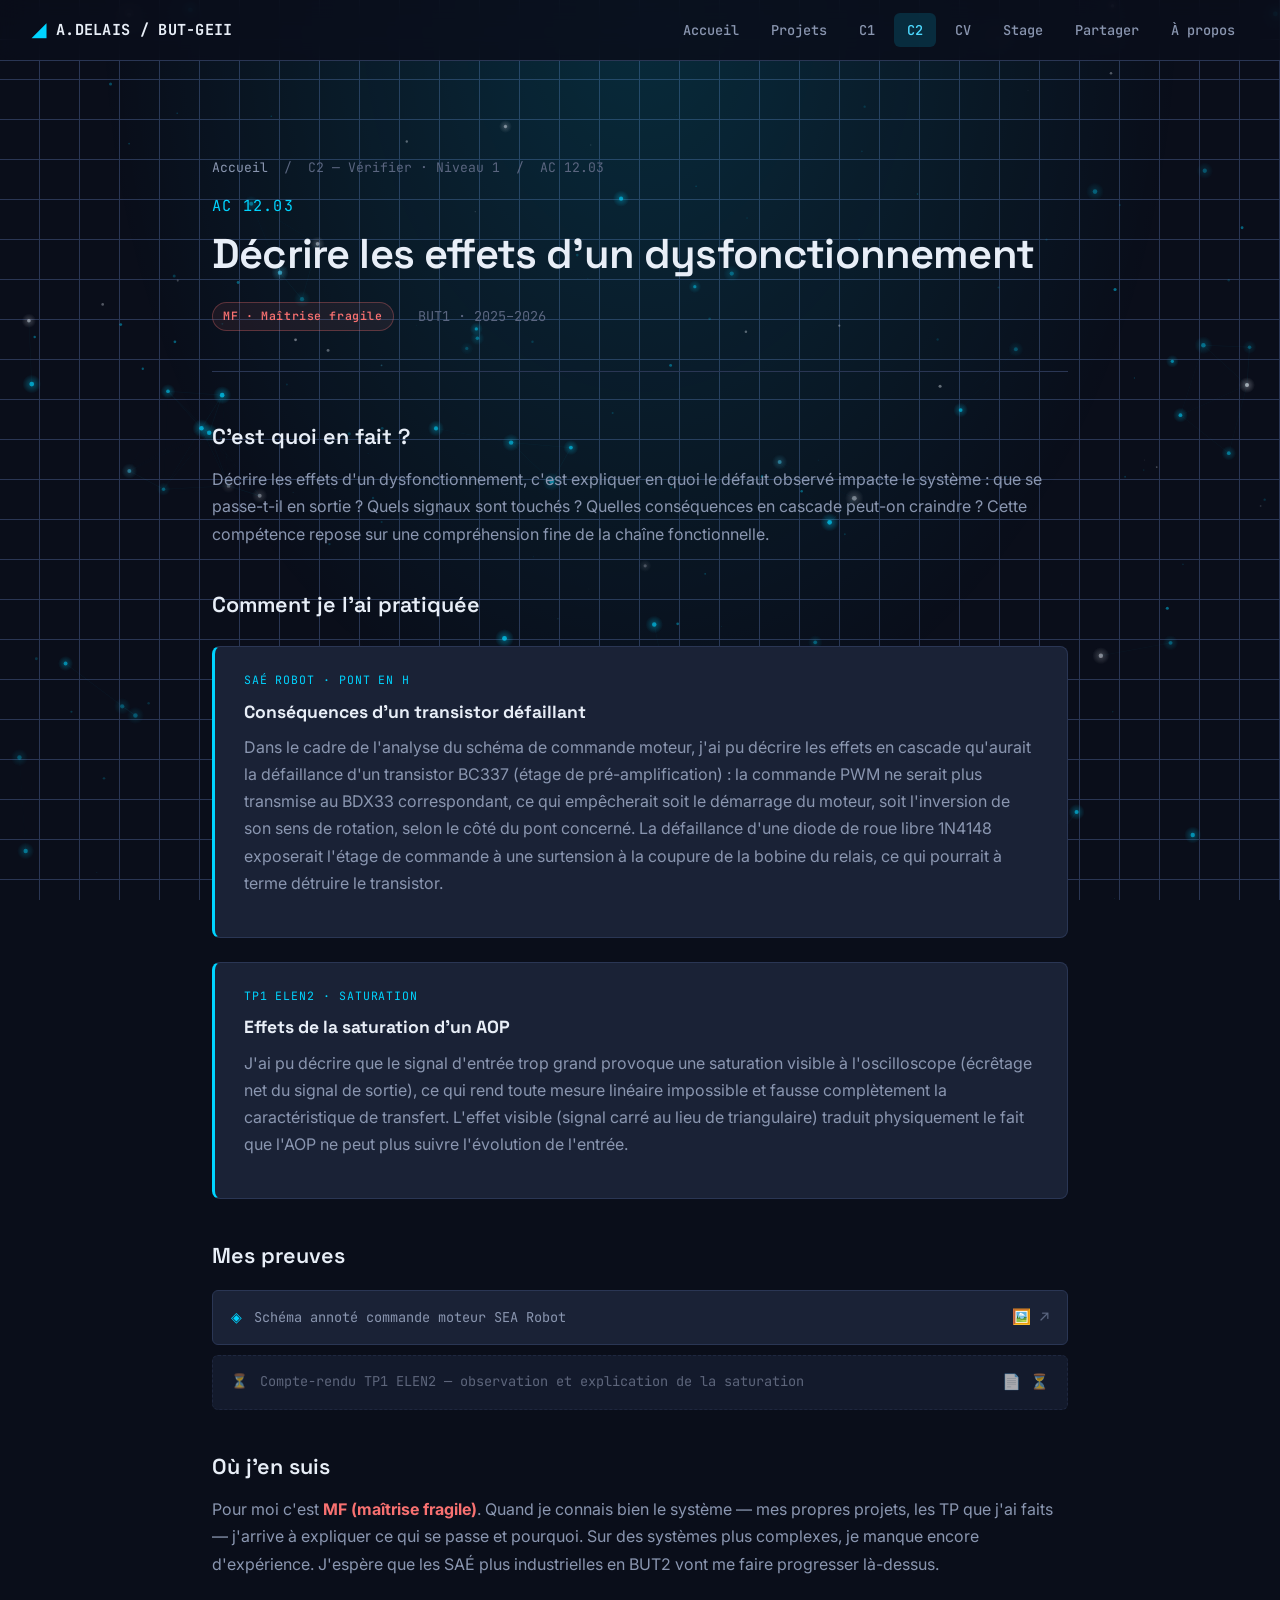
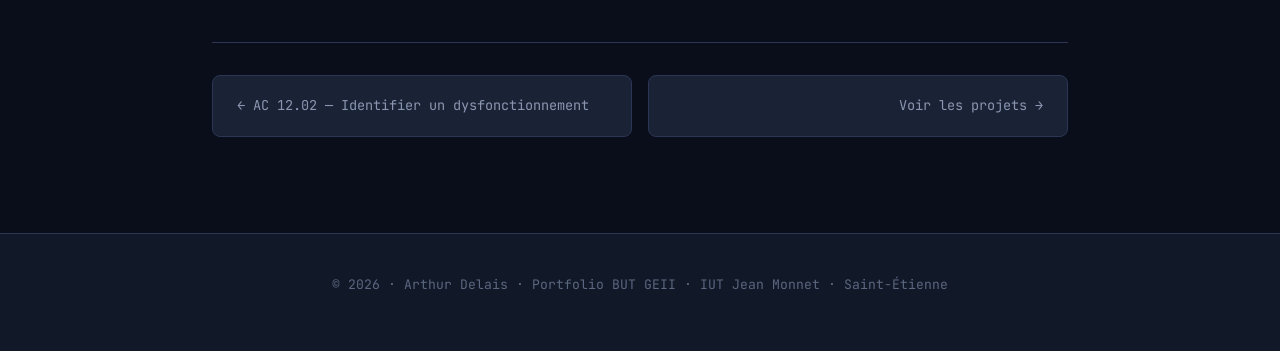
<file: pages/AC12-03.html>
<!DOCTYPE html>
<html lang="fr">
<head>
    <meta charset="UTF-8">
    <meta name="viewport" content="width=device-width, initial-scale=1.0">
    <title>AC 12.03 — Effets d'un dysfonctionnement</title>
    <meta name="description" content="Portfolio BUT GEII d'Arthur Delais, 1ère année 2025-2026 à l'IUT Jean Monnet de Saint-Étienne. Compétences, projets, SAÉ et TP.">
    <meta name="author" content="Arthur Delais">
    <meta property="og:title" content="AC 12.03 — Effets d'un dysfonctionnement">
    <meta property="og:description" content="Portfolio BUT GEII d'Arthur Delais — IUT Jean Monnet Saint-Étienne">
    <meta property="og:type" content="website">
    <link rel="icon" type="image/svg+xml" href="../assets/favicon.svg">
    <link rel="stylesheet" href="../assets/style.css">
</head>
<body>

<div id="preloader"><div class="preloader-logo">[ A.D. ]</div></div>
<canvas id="particles-canvas"></canvas>

<nav class="nav">
    <div class="nav-inner">
        <a href="../index.html" class="nav-brand">A.DELAIS / BUT-GEII</a>
        <ul class="nav-links">
            <li><a href="../index.html">Accueil</a></li>
            <li><a href="projets.html">Projets</a></li>
            <li><a href="AC11-01.html">C1</a></li>
            <li><a href="AC12-01.html" class="active">C2</a></li>
            <li><a href="cv.html">CV</a></li>
            <li><a href="stage.html">Stage</a></li>            <li><a href="partager.html">Partager</a></li>
            <li><a href="apropos.html">À propos</a></li>
        </ul>
    </div>
</nav>

<main class="container container-narrow">

    <div class="ac-header">
        <div class="breadcrumb">
            <a href="../index.html">Accueil</a>
            <span class="breadcrumb-sep">/</span>
            <span>C2 — Vérifier · Niveau 1</span>
            <span class="breadcrumb-sep">/</span>
            <span>AC 12.03</span>
        </div>
        <div class="ac-code-big">AC 12.03</div>
        <h1 class="ac-title">Décrire les effets d'un dysfonctionnement</h1>
        <div class="ac-meta-bar">
            <span class="badge badge-mf">MF · Maîtrise fragile</span>
            <span style="color: var(--text-dim); font-family: var(--font-mono); font-size: 0.85rem;">BUT1 · 2025–2026</span>
        </div>
    </div>
    

<section class="content-block reveal">
    <h3>C'est quoi en fait ?</h3>
    <p>Décrire les effets d'un dysfonctionnement, c'est expliquer en quoi le défaut observé impacte le système : que se passe-t-il en sortie ? Quels signaux sont touchés ? Quelles conséquences en cascade peut-on craindre ? Cette compétence repose sur une compréhension fine de la chaîne fonctionnelle.</p>
</section>

<section class="content-block reveal">
    <h3>Comment je l'ai pratiquée</h3>

    <div class="project-box">
        <div class="project-box-label">SAÉ Robot · Pont en H</div>
        <h4>Conséquences d'un transistor défaillant</h4>
        <p>Dans le cadre de l'analyse du schéma de commande moteur, j'ai pu décrire les effets en cascade qu'aurait la défaillance d'un transistor BC337 (étage de pré-amplification) : la commande PWM ne serait plus transmise au BDX33 correspondant, ce qui empêcherait soit le démarrage du moteur, soit l'inversion de son sens de rotation, selon le côté du pont concerné. La défaillance d'une diode de roue libre 1N4148 exposerait l'étage de commande à une surtension à la coupure de la bobine du relais, ce qui pourrait à terme détruire le transistor.</p>
    </div>

    <div class="project-box">
        <div class="project-box-label">TP1 ELEN2 · Saturation</div>
        <h4>Effets de la saturation d'un AOP</h4>
        <p>J'ai pu décrire que le signal d'entrée trop grand provoque une saturation visible à l'oscilloscope (écrêtage net du signal de sortie), ce qui rend toute mesure linéaire impossible et fausse complètement la caractéristique de transfert. L'effet visible (signal carré au lieu de triangulaire) traduit physiquement le fait que l'AOP ne peut plus suivre l'évolution de l'entrée.</p>
    </div>
</section>

<section class="content-block reveal">
    <h3>Mes preuves</h3>
    <div class="proof-list">
        <a class="proof-item" href="../assets/schemas/sea_robot_schema.png" target="_blank" rel="noopener" title="Ouvrir le fichier">Schéma annoté commande moteur SEA Robot<span class="ext-icon">🖼️ ↗</span></a>
        <a class="proof-item todo" href="../assets/preuves/CR_TP1_ELEN2_TL081.docx" target="_blank" rel="noopener" title="Fichier à déposer dans assets/preuves/ — voir le README">Compte-rendu TP1 ELEN2 — observation et explication de la saturation<span class="ext-icon">📄 ⏳</span></a>
    </div>
</section>

<section class="content-block reveal">
    <h3>Où j'en suis</h3>
    <p>Pour moi c'est <strong style="color: var(--danger);">MF (maîtrise fragile)</strong>. Quand je connais bien le système — mes propres projets, les TP que j'ai faits — j'arrive à expliquer ce qui se passe et pourquoi. Sur des systèmes plus complexes, je manque encore d'expérience. J'espère que les SAÉ plus industrielles en BUT2 vont me faire progresser là-dessus.</p>
</section>

<nav class="ac-nav"><a href="AC12-02.html" class="nav-prev">AC 12.02 — Identifier un dysfonctionnement</a><a href="projets.html" class="nav-next">Voir les projets</a></nav>
</main>

<footer>
    <p>© 2026 · Arthur Delais · Portfolio BUT GEII · IUT Jean Monnet · Saint-Étienne</p>
</footer>

<script src="../assets/script.js"></script>
</body>
</html>
</file>
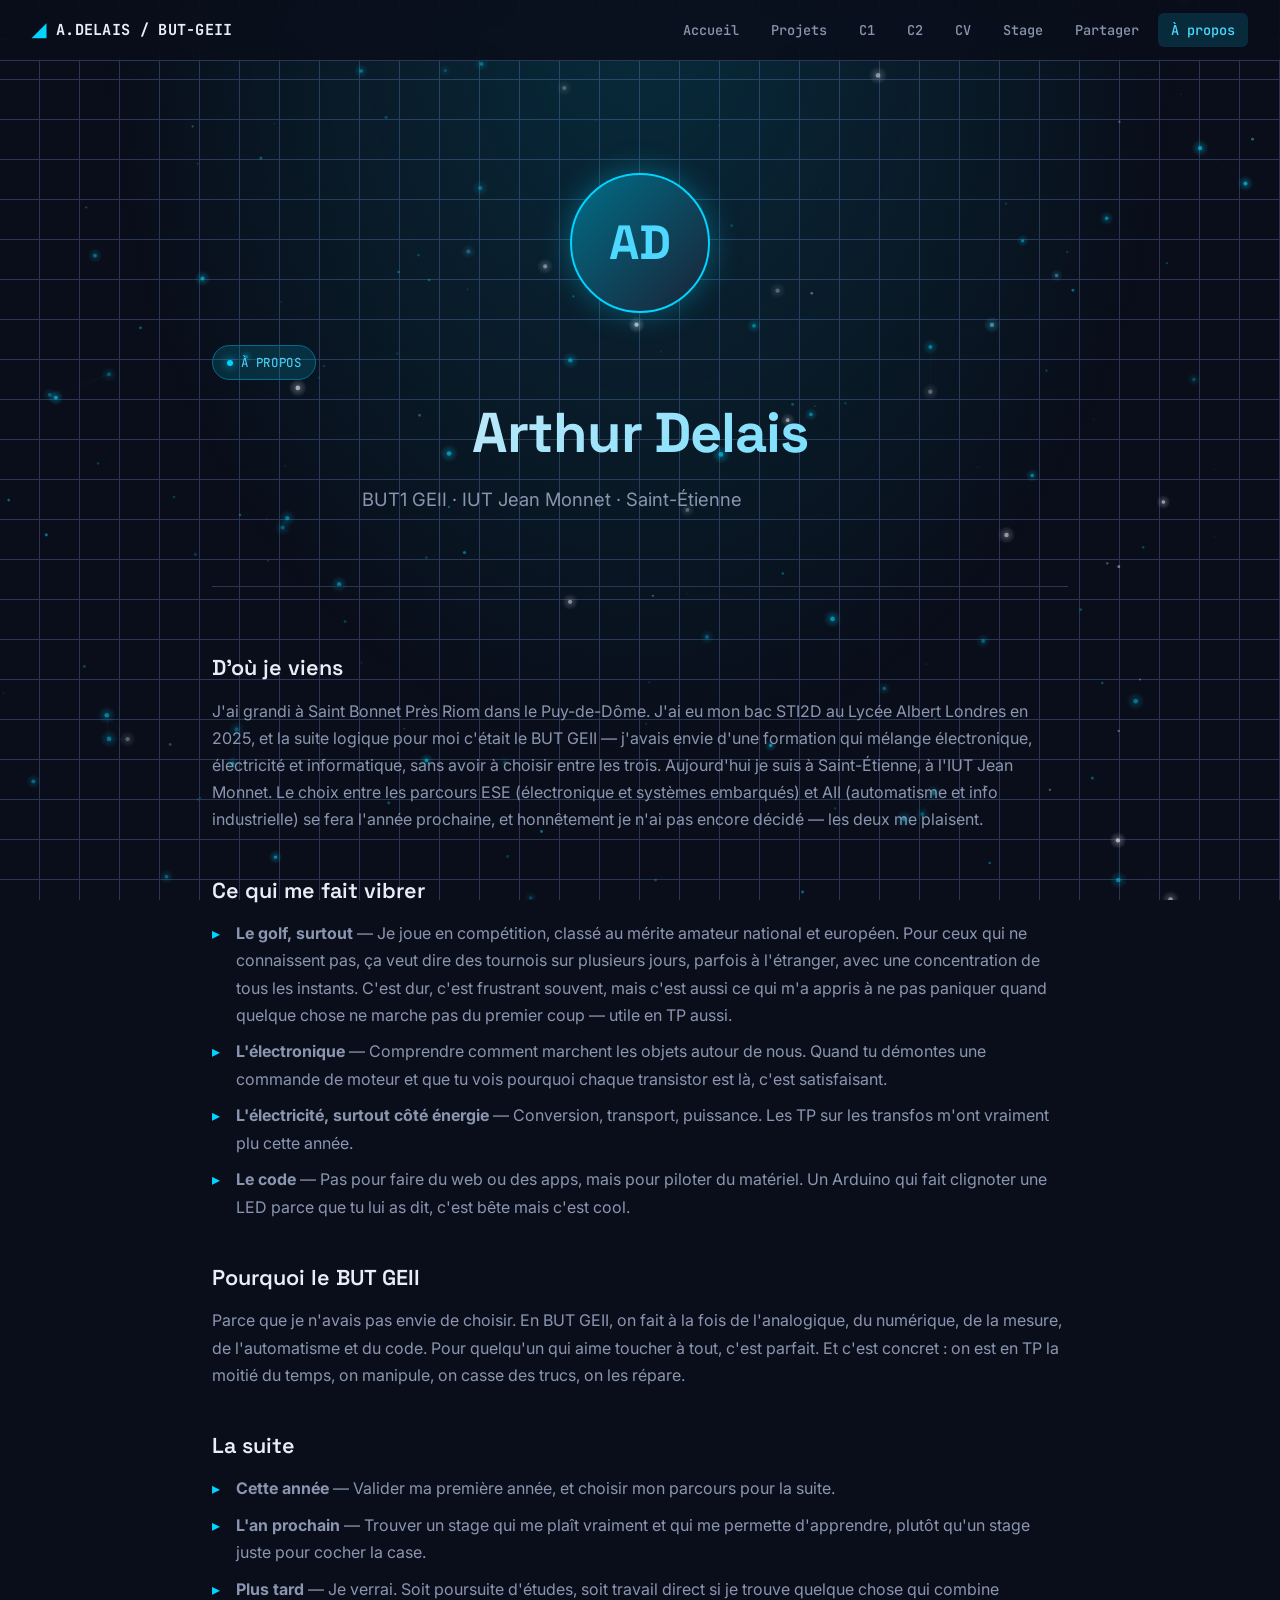
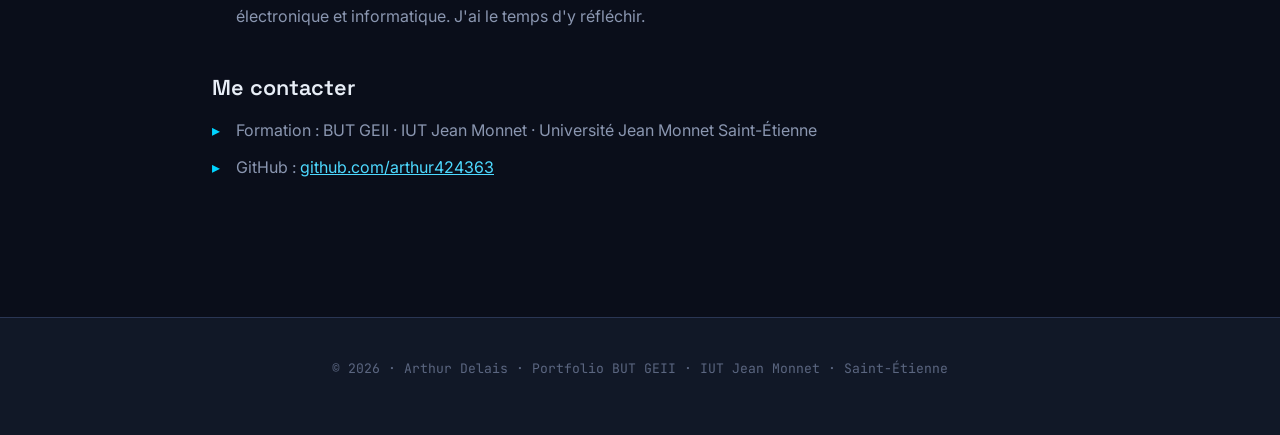
<file: pages/apropos.html>
<!DOCTYPE html>
<html lang="fr">
<head>
    <meta charset="UTF-8">
    <meta name="viewport" content="width=device-width, initial-scale=1.0">
    <title>À propos — Arthur Delais</title>
    <meta name="description" content="Portfolio BUT GEII d'Arthur Delais, 1ère année 2025-2026 à l'IUT Jean Monnet de Saint-Étienne. Compétences, projets, SAÉ et TP.">
    <meta name="author" content="Arthur Delais">
    <meta property="og:title" content="À propos — Arthur Delais">
    <meta property="og:description" content="Portfolio BUT GEII d'Arthur Delais — IUT Jean Monnet Saint-Étienne">
    <meta property="og:type" content="website">
    <link rel="icon" type="image/svg+xml" href="../assets/favicon.svg">
    <link rel="stylesheet" href="../assets/style.css">
</head>
<body>

<div id="preloader"><div class="preloader-logo">[ A.D. ]</div></div>
<canvas id="particles-canvas"></canvas>

<nav class="nav">
    <div class="nav-inner">
        <a href="../index.html" class="nav-brand">A.DELAIS / BUT-GEII</a>
        <ul class="nav-links">
            <li><a href="../index.html">Accueil</a></li>
            <li><a href="projets.html">Projets</a></li>
            <li><a href="AC11-01.html">C1</a></li>
            <li><a href="AC12-01.html">C2</a></li>
            <li><a href="cv.html">CV</a></li>
            <li><a href="stage.html">Stage</a></li>            <li><a href="partager.html">Partager</a></li>
            <li><a href="apropos.html" class="active">À propos</a></li>
        </ul>
    </div>
</nav>

<main class="container container-narrow">

<section class="hero" style="padding: 4rem 0 2.5rem;">
    <div class="profile-photo" style="margin-bottom: 2rem;">AD</div>
    <span class="hero-tag">À propos</span>
    <h1 style="font-size: clamp(2rem, 5vw, 3.5rem); text-align: center;">Arthur Delais</h1>
    <p style="text-align: center;">BUT1 GEII · IUT Jean Monnet · Saint-Étienne</p>
</section>

<section class="content-block reveal">
    <h3>D'où je viens</h3>
    <p>J'ai grandi à Saint Bonnet Près Riom dans le Puy-de-Dôme. J'ai eu mon bac STI2D au Lycée Albert Londres en 2025, et la suite logique pour moi c'était le BUT GEII — j'avais envie d'une formation qui mélange électronique, électricité et informatique, sans avoir à choisir entre les trois. Aujourd'hui je suis à Saint-Étienne, à l'IUT Jean Monnet. Le choix entre les parcours ESE (électronique et systèmes embarqués) et AII (automatisme et info industrielle) se fera l'année prochaine, et honnêtement je n'ai pas encore décidé — les deux me plaisent.</p>
</section>

<section class="content-block reveal">
    <h3>Ce qui me fait vibrer</h3>
    <ul>
        <li><strong>Le golf, surtout</strong> — Je joue en compétition, classé au mérite amateur national et européen. Pour ceux qui ne connaissent pas, ça veut dire des tournois sur plusieurs jours, parfois à l'étranger, avec une concentration de tous les instants. C'est dur, c'est frustrant souvent, mais c'est aussi ce qui m'a appris à ne pas paniquer quand quelque chose ne marche pas du premier coup — utile en TP aussi.</li>
        <li><strong>L'électronique</strong> — Comprendre comment marchent les objets autour de nous. Quand tu démontes une commande de moteur et que tu vois pourquoi chaque transistor est là, c'est satisfaisant.</li>
        <li><strong>L'électricité, surtout côté énergie</strong> — Conversion, transport, puissance. Les TP sur les transfos m'ont vraiment plu cette année.</li>
        <li><strong>Le code</strong> — Pas pour faire du web ou des apps, mais pour piloter du matériel. Un Arduino qui fait clignoter une LED parce que tu lui as dit, c'est bête mais c'est cool.</li>
    </ul>
</section>

<section class="content-block reveal">
    <h3>Pourquoi le BUT GEII</h3>
    <p>Parce que je n'avais pas envie de choisir. En BUT GEII, on fait à la fois de l'analogique, du numérique, de la mesure, de l'automatisme et du code. Pour quelqu'un qui aime toucher à tout, c'est parfait. Et c'est concret : on est en TP la moitié du temps, on manipule, on casse des trucs, on les répare.</p>
</section>

<section class="content-block reveal">
    <h3>La suite</h3>
    <ul>
        <li><strong>Cette année</strong> — Valider ma première année, et choisir mon parcours pour la suite.</li>
        <li><strong>L'an prochain</strong> — Trouver un stage qui me plaît vraiment et qui me permette d'apprendre, plutôt qu'un stage juste pour cocher la case.</li>
        <li><strong>Plus tard</strong> — Je verrai. Soit poursuite d'études, soit travail direct si je trouve quelque chose qui combine électronique et informatique. J'ai le temps d'y réfléchir.</li>
    </ul>
</section>

<section class="content-block reveal">
    <h3>Me contacter</h3>
    <ul>
        <li>Formation : BUT GEII · IUT Jean Monnet · Université Jean Monnet Saint-Étienne</li>
        <li>GitHub : <a href="https://github.com/arthur424363" style="color: var(--accent-bright);">github.com/arthur424363</a></li>
    </ul>
</section>

</main>

<footer>
    <p>© 2026 · Arthur Delais · Portfolio BUT GEII · IUT Jean Monnet · Saint-Étienne</p>
</footer>

<script src="../assets/script.js"></script>
</body>
</html>
</file>
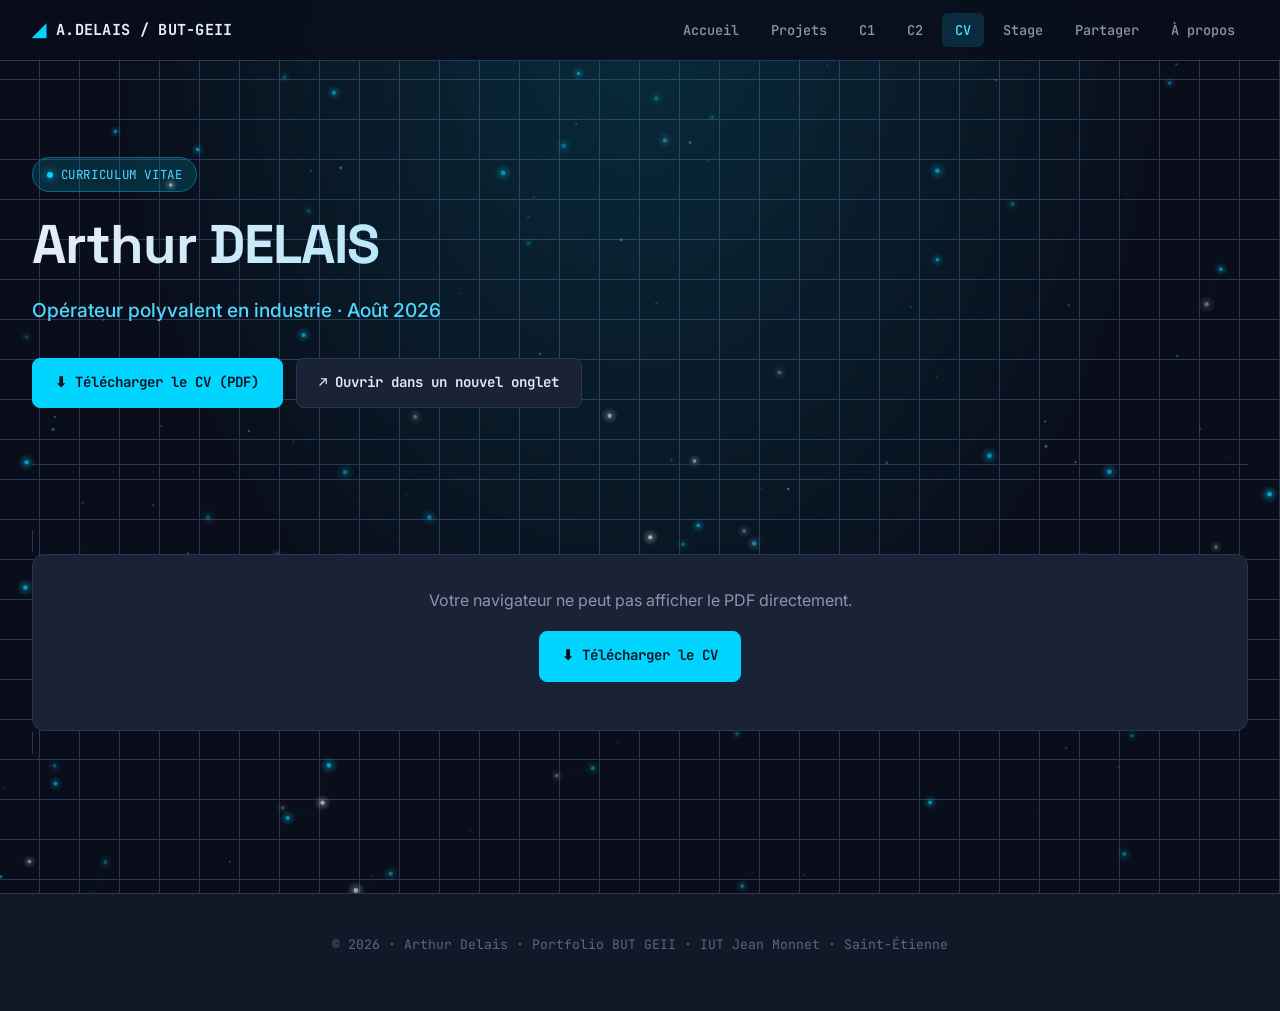
<file: pages/cv.html>
<!DOCTYPE html>
<html lang="fr">
<head>
    <meta charset="UTF-8">
    <meta name="viewport" content="width=device-width, initial-scale=1.0">
    <title>CV — Arthur Delais</title>
    <meta name="description" content="CV d'Arthur Delais — Étudiant BUT GEII, sportif de haut niveau en golf.">
    <meta name="author" content="Arthur Delais">
    <meta property="og:title" content="CV — Arthur Delais">
    <meta property="og:description" content="Étudiant BUT GEII · Sportif haut niveau golf">
    <link rel="icon" type="image/svg+xml" href="../assets/favicon.svg">
    <link rel="stylesheet" href="../assets/style.css">
    <style>
        .cv-viewer {
            width: 100%;
            height: 90vh;
            min-height: 700px;
            border: 1px solid var(--border);
            border-radius: 12px;
            background: var(--bg-card);
            box-shadow: 0 16px 40px -10px var(--accent-glow);
            margin-top: 1rem;
        }
        .cv-actions {
            display: flex;
            flex-wrap: wrap;
            gap: 0.8rem;
            margin: 1.5rem 0;
        }
        .cv-fallback {
            padding: 2rem;
            text-align: center;
            background: var(--bg-card);
            border: 1px solid var(--border);
            border-radius: 12px;
            color: var(--text-secondary);
        }
    </style>
</head>
<body>

<div id="preloader"><div class="preloader-logo">[ A.D. ]</div></div>
<canvas id="particles-canvas"></canvas>

<nav class="nav">
    <div class="nav-inner">
        <a href="../index.html" class="nav-brand">A.DELAIS / BUT-GEII</a>
        <ul class="nav-links">
            <li><a href="../index.html">Accueil</a></li>
            <li><a href="projets.html">Projets</a></li>
            <li><a href="AC11-01.html">C1</a></li>
            <li><a href="AC12-01.html">C2</a></li>
            <li><a href="cv.html" class="active">CV</a></li>
            <li><a href="stage.html">Stage</a></li>            <li><a href="partager.html">Partager</a></li>
            <li><a href="apropos.html">À propos</a></li>
        </ul>
    </div>
</nav>

<main class="container">

<section class="hero" style="padding: 3rem 0 2rem;">
    <span class="hero-tag">Curriculum vitae</span>
    <h1 style="font-size: clamp(2rem, 5vw, 3.4rem);">Arthur DELAIS</h1>
    <p style="font-size: 1.2rem; color: var(--accent-bright); font-weight: 500;">Opérateur polyvalent en industrie · Août 2026</p>

    <div class="cv-actions no-print">
        <a href="../assets/CV_Arthur_Delais.pdf" download="CV_Arthur_Delais.pdf" class="btn btn-primary">⬇ Télécharger le CV (PDF)</a>
        <a href="../assets/CV_Arthur_Delais.pdf" target="_blank" rel="noopener" class="btn btn-ghost">↗ Ouvrir dans un nouvel onglet</a>
    </div>
</section>

<section class="content-block">
    <object data="../assets/CV_Arthur_Delais.pdf#view=FitH" type="application/pdf" class="cv-viewer" aria-label="CV d'Arthur Delais">
        <div class="cv-fallback">
            <p>Votre navigateur ne peut pas afficher le PDF directement.</p>
            <p style="margin-top: 1rem;">
                <a href="../assets/CV_Arthur_Delais.pdf" download class="btn btn-primary">⬇ Télécharger le CV</a>
            </p>
        </div>
    </object>
</section>

</main>

<footer>
    <p>© 2026 · Arthur Delais · Portfolio BUT GEII · IUT Jean Monnet · Saint-Étienne</p>
</footer>

<script src="../assets/script.js"></script>
</body>
</html>
</file>
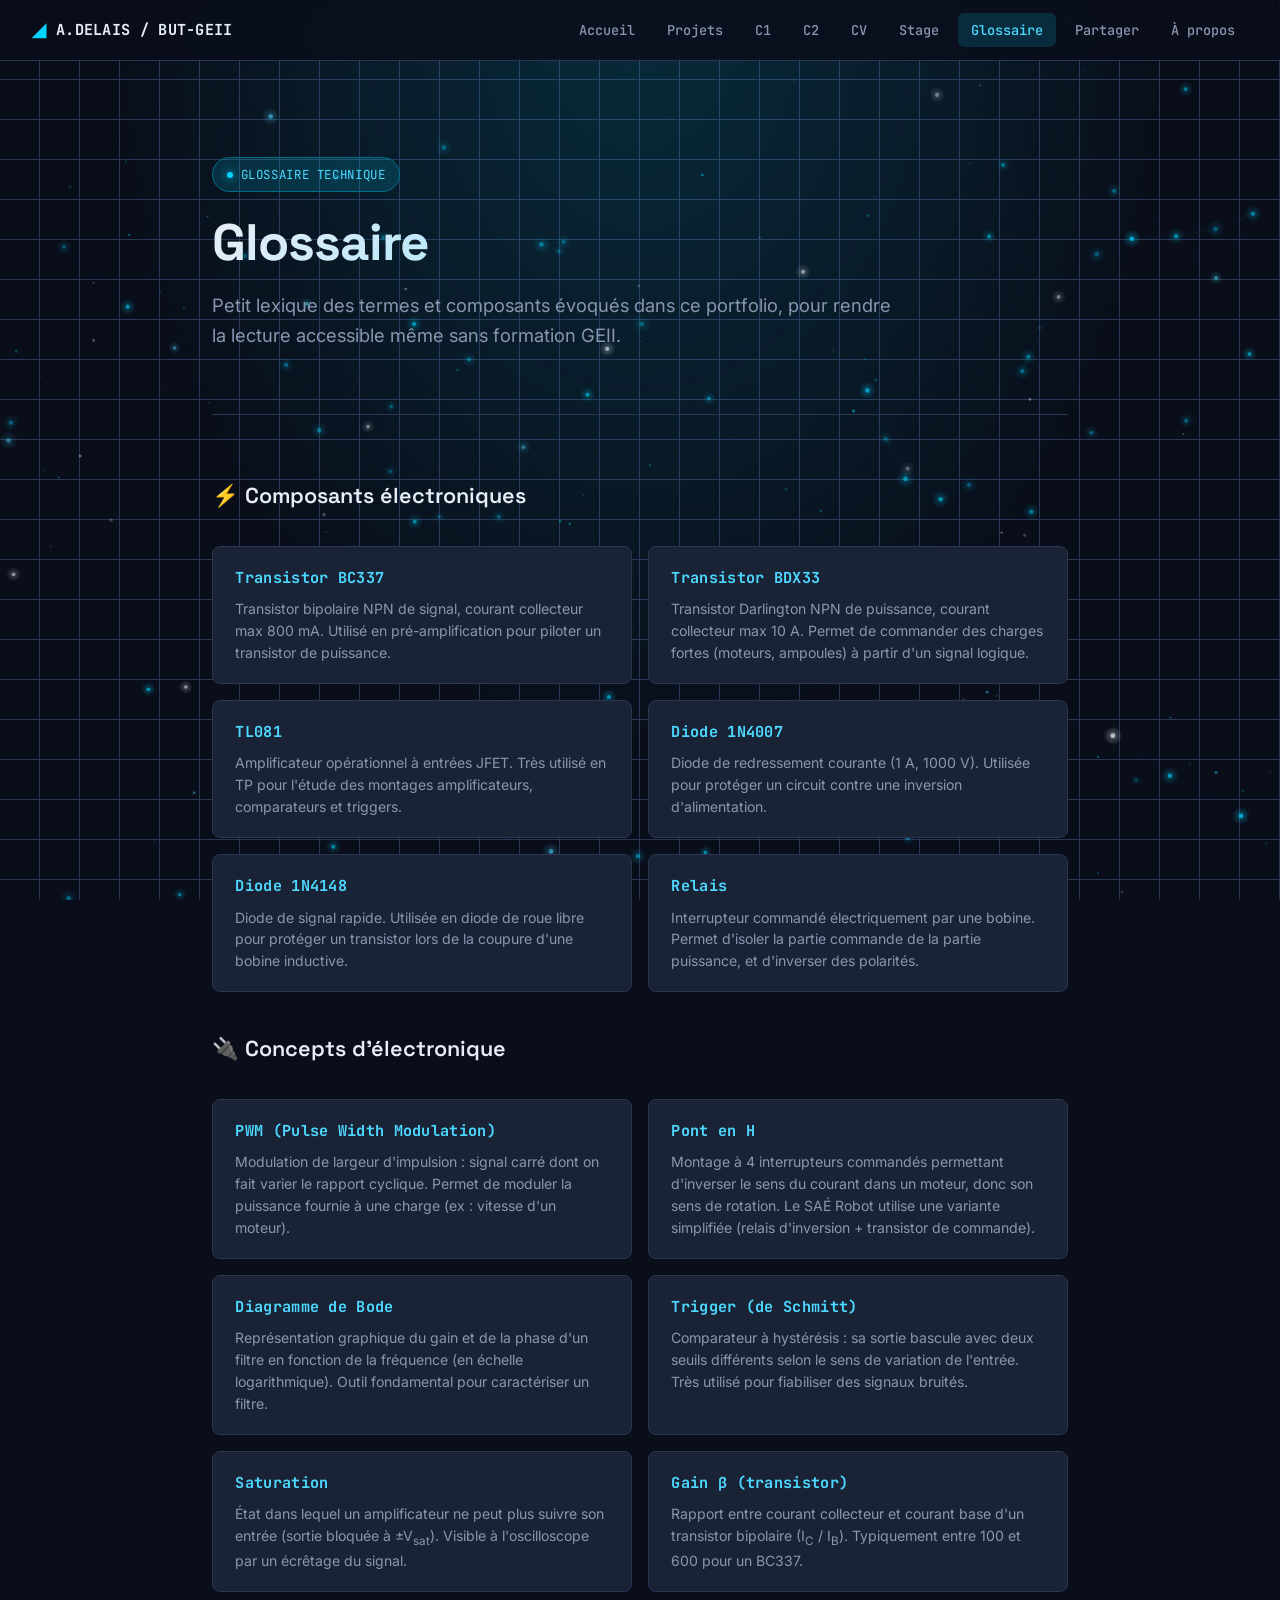
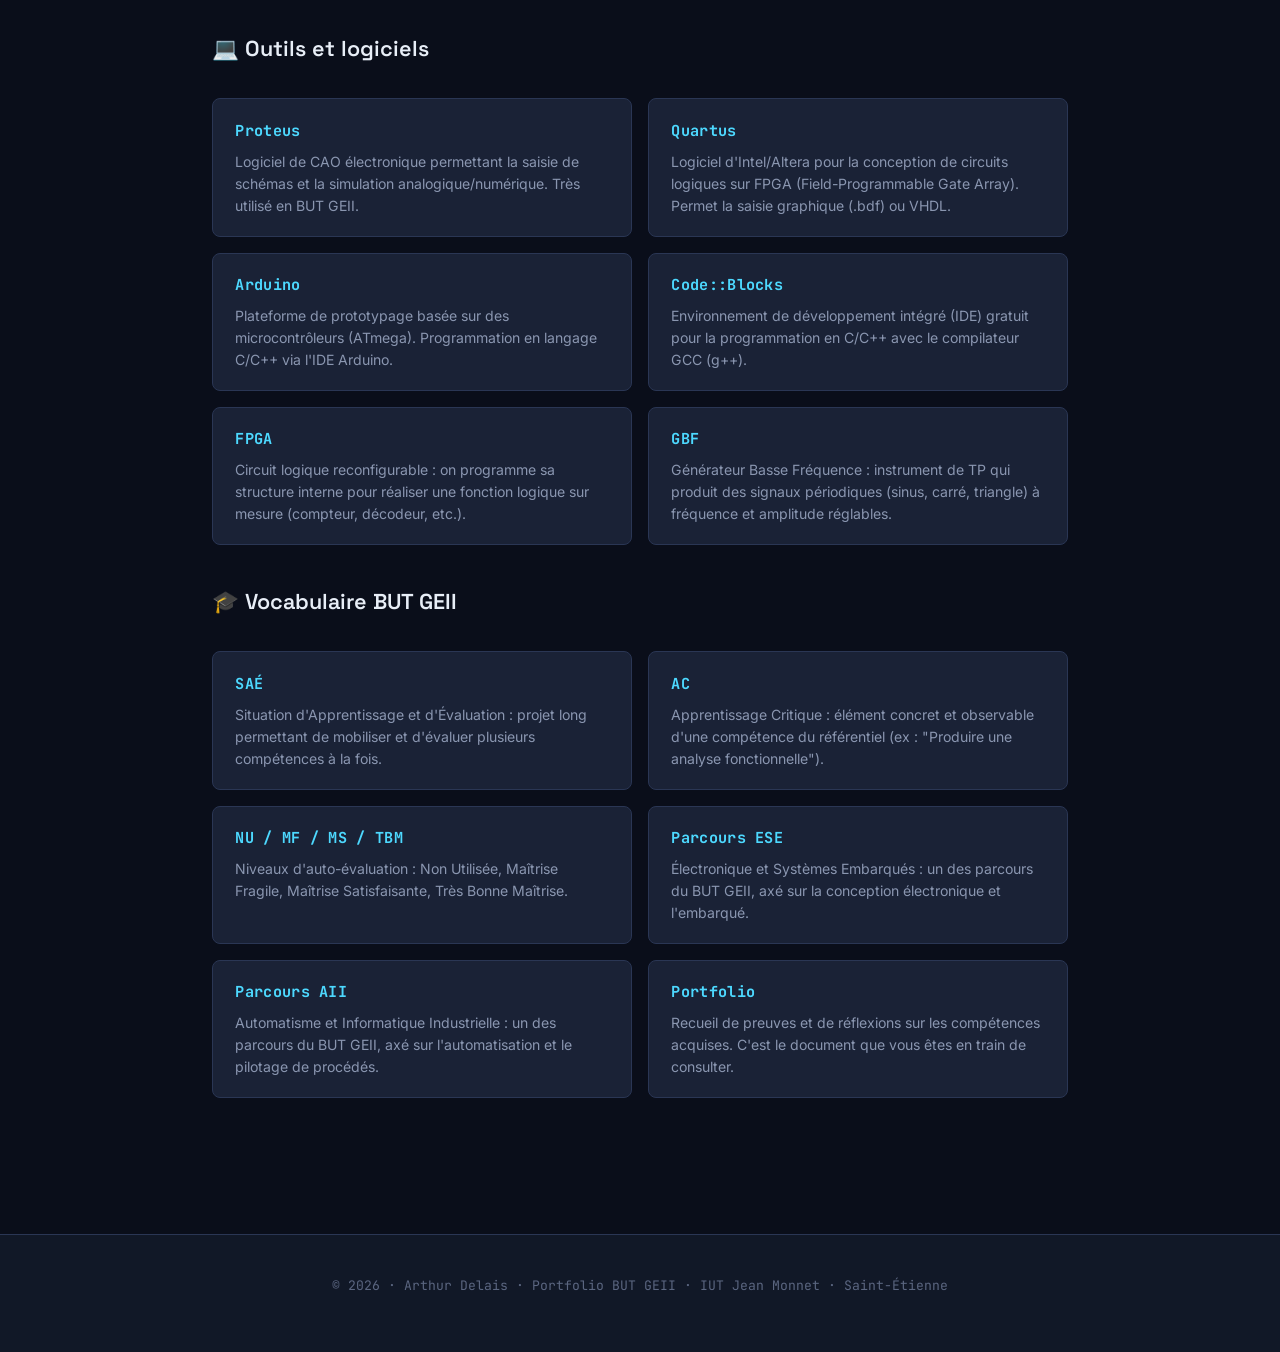
<file: pages/glossaire.html>
<!DOCTYPE html>
<html lang="fr">
<head>
    <meta charset="UTF-8">
    <meta name="viewport" content="width=device-width, initial-scale=1.0">
    <title>Glossaire technique — Arthur Delais</title>
    <meta name="description" content="Portfolio BUT GEII d'Arthur Delais, 1ère année 2025-2026 à l'IUT Jean Monnet de Saint-Étienne. Compétences, projets, SAÉ et TP.">
    <meta name="author" content="Arthur Delais">
    <meta property="og:title" content="Glossaire technique — Arthur Delais">
    <meta property="og:description" content="Portfolio BUT GEII d'Arthur Delais — IUT Jean Monnet Saint-Étienne">
    <meta property="og:type" content="website">
    <link rel="icon" type="image/svg+xml" href="../assets/favicon.svg">
    <link rel="stylesheet" href="../assets/style.css">
</head>
<body>

<div id="preloader"><div class="preloader-logo">[ A.D. ]</div></div>
<canvas id="particles-canvas"></canvas>

<nav class="nav">
    <div class="nav-inner">
        <a href="../index.html" class="nav-brand">A.DELAIS / BUT-GEII</a>
        <ul class="nav-links">
            <li><a href="../index.html">Accueil</a></li>
            <li><a href="projets.html">Projets</a></li>
            <li><a href="AC11-01.html">C1</a></li>
            <li><a href="AC12-01.html">C2</a></li>
            <li><a href="cv.html">CV</a></li>
            <li><a href="stage.html">Stage</a></li>
            <li><a href="glossaire.html" class="active">Glossaire</a></li>
            <li><a href="partager.html">Partager</a></li>
            <li><a href="apropos.html">À propos</a></li>
        </ul>
    </div>
</nav>

<main class="container container-narrow">

<section class="hero" style="padding: 3rem 0 2rem;">
    <span class="hero-tag">Glossaire technique</span>
    <h1 style="font-size: clamp(2rem, 5vw, 3.2rem);">Glossaire</h1>
    <p>Petit lexique des termes et composants évoqués dans ce portfolio, pour rendre la lecture accessible même sans formation GEII.</p>
</section>

<section class="content-block reveal">
    <h3>⚡ Composants électroniques</h3>
    <div class="glossary-grid">
        <div class="glossary-card">
            <div class="glossary-term">Transistor BC337</div>
            <div class="glossary-def">Transistor bipolaire NPN de signal, courant collecteur max 800 mA. Utilisé en pré-amplification pour piloter un transistor de puissance.</div>
        </div>
        <div class="glossary-card">
            <div class="glossary-term">Transistor BDX33</div>
            <div class="glossary-def">Transistor Darlington NPN de puissance, courant collecteur max 10 A. Permet de commander des charges fortes (moteurs, ampoules) à partir d'un signal logique.</div>
        </div>
        <div class="glossary-card">
            <div class="glossary-term">TL081</div>
            <div class="glossary-def">Amplificateur opérationnel à entrées JFET. Très utilisé en TP pour l'étude des montages amplificateurs, comparateurs et triggers.</div>
        </div>
        <div class="glossary-card">
            <div class="glossary-term">Diode 1N4007</div>
            <div class="glossary-def">Diode de redressement courante (1 A, 1000 V). Utilisée pour protéger un circuit contre une inversion d'alimentation.</div>
        </div>
        <div class="glossary-card">
            <div class="glossary-term">Diode 1N4148</div>
            <div class="glossary-def">Diode de signal rapide. Utilisée en diode de roue libre pour protéger un transistor lors de la coupure d'une bobine inductive.</div>
        </div>
        <div class="glossary-card">
            <div class="glossary-term">Relais</div>
            <div class="glossary-def">Interrupteur commandé électriquement par une bobine. Permet d'isoler la partie commande de la partie puissance, et d'inverser des polarités.</div>
        </div>
    </div>
</section>

<section class="content-block reveal">
    <h3>🔌 Concepts d'électronique</h3>
    <div class="glossary-grid">
        <div class="glossary-card">
            <div class="glossary-term">PWM (Pulse Width Modulation)</div>
            <div class="glossary-def">Modulation de largeur d'impulsion : signal carré dont on fait varier le rapport cyclique. Permet de moduler la puissance fournie à une charge (ex : vitesse d'un moteur).</div>
        </div>
        <div class="glossary-card">
            <div class="glossary-term">Pont en H</div>
            <div class="glossary-def">Montage à 4 interrupteurs commandés permettant d'inverser le sens du courant dans un moteur, donc son sens de rotation. Le SAÉ Robot utilise une variante simplifiée (relais d'inversion + transistor de commande).</div>
        </div>
        <div class="glossary-card">
            <div class="glossary-term">Diagramme de Bode</div>
            <div class="glossary-def">Représentation graphique du gain et de la phase d'un filtre en fonction de la fréquence (en échelle logarithmique). Outil fondamental pour caractériser un filtre.</div>
        </div>
        <div class="glossary-card">
            <div class="glossary-term">Trigger (de Schmitt)</div>
            <div class="glossary-def">Comparateur à hystérésis : sa sortie bascule avec deux seuils différents selon le sens de variation de l'entrée. Très utilisé pour fiabiliser des signaux bruités.</div>
        </div>
        <div class="glossary-card">
            <div class="glossary-term">Saturation</div>
            <div class="glossary-def">État dans lequel un amplificateur ne peut plus suivre son entrée (sortie bloquée à ±V<sub>sat</sub>). Visible à l'oscilloscope par un écrêtage du signal.</div>
        </div>
        <div class="glossary-card">
            <div class="glossary-term">Gain β (transistor)</div>
            <div class="glossary-def">Rapport entre courant collecteur et courant base d'un transistor bipolaire (I<sub>C</sub> / I<sub>B</sub>). Typiquement entre 100 et 600 pour un BC337.</div>
        </div>
    </div>
</section>

<section class="content-block reveal">
    <h3>💻 Outils et logiciels</h3>
    <div class="glossary-grid">
        <div class="glossary-card">
            <div class="glossary-term">Proteus</div>
            <div class="glossary-def">Logiciel de CAO électronique permettant la saisie de schémas et la simulation analogique/numérique. Très utilisé en BUT GEII.</div>
        </div>
        <div class="glossary-card">
            <div class="glossary-term">Quartus</div>
            <div class="glossary-def">Logiciel d'Intel/Altera pour la conception de circuits logiques sur FPGA (Field-Programmable Gate Array). Permet la saisie graphique (.bdf) ou VHDL.</div>
        </div>
        <div class="glossary-card">
            <div class="glossary-term">Arduino</div>
            <div class="glossary-def">Plateforme de prototypage basée sur des microcontrôleurs (ATmega). Programmation en langage C/C++ via l'IDE Arduino.</div>
        </div>
        <div class="glossary-card">
            <div class="glossary-term">Code::Blocks</div>
            <div class="glossary-def">Environnement de développement intégré (IDE) gratuit pour la programmation en C/C++ avec le compilateur GCC (g++).</div>
        </div>
        <div class="glossary-card">
            <div class="glossary-term">FPGA</div>
            <div class="glossary-def">Circuit logique reconfigurable : on programme sa structure interne pour réaliser une fonction logique sur mesure (compteur, décodeur, etc.).</div>
        </div>
        <div class="glossary-card">
            <div class="glossary-term">GBF</div>
            <div class="glossary-def">Générateur Basse Fréquence : instrument de TP qui produit des signaux périodiques (sinus, carré, triangle) à fréquence et amplitude réglables.</div>
        </div>
    </div>
</section>

<section class="content-block reveal">
    <h3>🎓 Vocabulaire BUT GEII</h3>
    <div class="glossary-grid">
        <div class="glossary-card">
            <div class="glossary-term">SAÉ</div>
            <div class="glossary-def">Situation d'Apprentissage et d'Évaluation : projet long permettant de mobiliser et d'évaluer plusieurs compétences à la fois.</div>
        </div>
        <div class="glossary-card">
            <div class="glossary-term">AC</div>
            <div class="glossary-def">Apprentissage Critique : élément concret et observable d'une compétence du référentiel (ex : "Produire une analyse fonctionnelle").</div>
        </div>
        <div class="glossary-card">
            <div class="glossary-term">NU / MF / MS / TBM</div>
            <div class="glossary-def">Niveaux d'auto-évaluation : Non Utilisée, Maîtrise Fragile, Maîtrise Satisfaisante, Très Bonne Maîtrise.</div>
        </div>
        <div class="glossary-card">
            <div class="glossary-term">Parcours ESE</div>
            <div class="glossary-def">Électronique et Systèmes Embarqués : un des parcours du BUT GEII, axé sur la conception électronique et l'embarqué.</div>
        </div>
        <div class="glossary-card">
            <div class="glossary-term">Parcours AII</div>
            <div class="glossary-def">Automatisme et Informatique Industrielle : un des parcours du BUT GEII, axé sur l'automatisation et le pilotage de procédés.</div>
        </div>
        <div class="glossary-card">
            <div class="glossary-term">Portfolio</div>
            <div class="glossary-def">Recueil de preuves et de réflexions sur les compétences acquises. C'est le document que vous êtes en train de consulter.</div>
        </div>
    </div>
</section>

</main>

<footer>
    <p>© 2026 · Arthur Delais · Portfolio BUT GEII · IUT Jean Monnet · Saint-Étienne</p>
</footer>

<script src="../assets/script.js"></script>
</body>
</html>
</file>
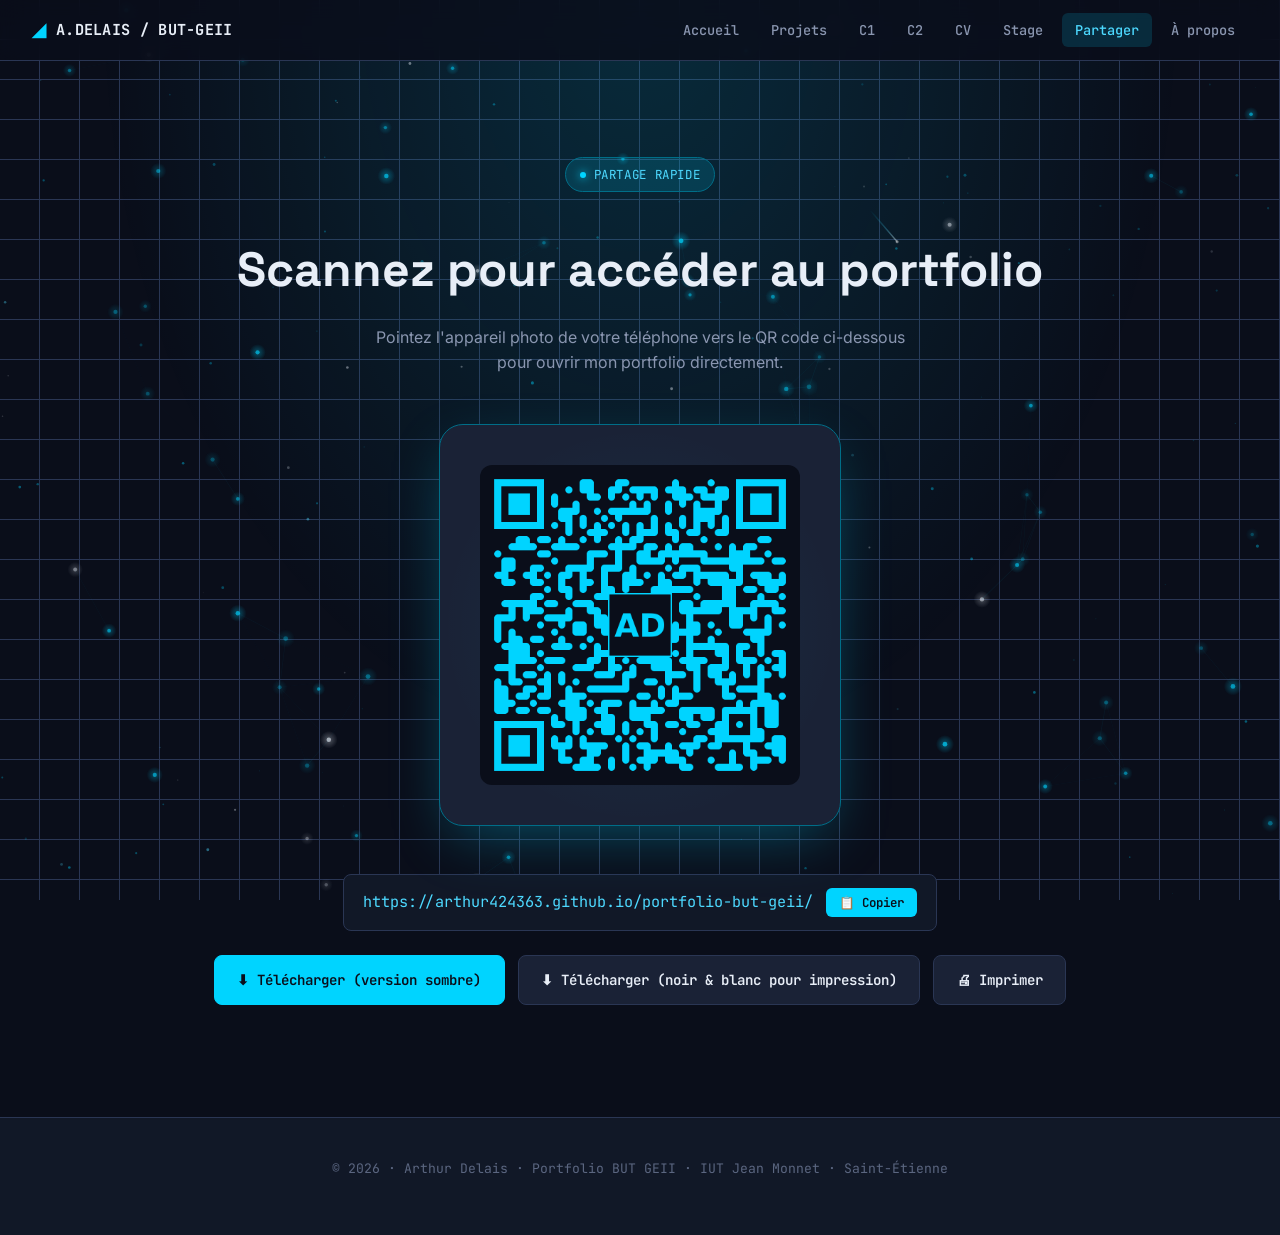
<file: pages/partager.html>
<!DOCTYPE html>
<html lang="fr">
<head>
    <meta charset="UTF-8">
    <meta name="viewport" content="width=device-width, initial-scale=1.0">
    <title>Partager — Arthur Delais</title>
    <meta name="description" content="Scannez le QR code pour accéder au portfolio d'Arthur Delais.">
    <meta name="author" content="Arthur Delais">
    <link rel="icon" type="image/svg+xml" href="../assets/favicon.svg">
    <link rel="stylesheet" href="../assets/style.css">
    <style>
        .qr-hero {
            display: flex;
            flex-direction: column;
            align-items: center;
            text-align: center;
            padding: 3rem 0 1rem;
        }

        .qr-display {
            background: var(--bg-card);
            border: 1px solid var(--accent-dim);
            border-radius: 24px;
            padding: 2.5rem;
            margin: 2rem 0;
            box-shadow: 0 20px 60px -15px var(--accent-glow-strong);
            position: relative;
            overflow: hidden;
        }

        .qr-display::before {
            content: '';
            position: absolute;
            inset: 0;
            background: radial-gradient(circle at center, var(--accent-glow), transparent 70%);
            opacity: 0.5;
            pointer-events: none;
        }

        .qr-display img {
            display: block;
            max-width: 100%;
            width: 320px;
            height: 320px;
            border-radius: 12px;
            position: relative;
            z-index: 1;
        }

        .qr-url {
            font-family: var(--font-mono);
            font-size: 0.95rem;
            color: var(--accent-bright);
            background: var(--bg-secondary);
            padding: 0.8rem 1.2rem;
            border-radius: 8px;
            border: 1px solid var(--border);
            display: inline-flex;
            align-items: center;
            gap: 0.8rem;
            margin-top: 1rem;
            word-break: break-all;
        }

        .copy-btn {
            background: var(--accent);
            color: var(--bg-primary);
            border: none;
            padding: 0.4rem 0.8rem;
            border-radius: 6px;
            cursor: pointer;
            font-family: var(--font-mono);
            font-size: 0.78rem;
            font-weight: 600;
            transition: all 0.2s;
            white-space: nowrap;
        }

        .copy-btn:hover {
            background: var(--accent-bright);
            transform: translateY(-1px);
        }

        .copy-btn.copied {
            background: var(--success);
            color: var(--bg-primary);
        }

        .qr-actions {
            display: flex;
            flex-wrap: wrap;
            gap: 0.8rem;
            justify-content: center;
            margin-top: 1.5rem;
        }

        @media (max-width: 600px) {
            .qr-display { padding: 1.5rem; }
            .qr-display img { width: 260px; height: 260px; }
        }
    </style>
</head>
<body>

<div id="preloader"><div class="preloader-logo">[ A.D. ]</div></div>
<canvas id="particles-canvas"></canvas>

<nav class="nav">
    <div class="nav-inner">
        <a href="../index.html" class="nav-brand">A.DELAIS / BUT-GEII</a>
        <ul class="nav-links">
            <li><a href="../index.html">Accueil</a></li>
            <li><a href="projets.html">Projets</a></li>
            <li><a href="AC11-01.html">C1</a></li>
            <li><a href="AC12-01.html">C2</a></li>
            <li><a href="cv.html">CV</a></li>
            <li><a href="stage.html">Stage</a></li>            <li><a href="partager.html" class="active">Partager</a></li>
            <li><a href="apropos.html">À propos</a></li>
        </ul>
    </div>
</nav>

<main class="container container-narrow">

<section class="qr-hero">
    <span class="hero-tag">Partage rapide</span>
    <h1 style="font-family: var(--font-display); font-size: clamp(2rem, 5vw, 3rem); text-align: center; margin: 1rem 0;">Scannez pour accéder au portfolio</h1>
    <p style="max-width: 560px; color: var(--text-secondary);">Pointez l'appareil photo de votre téléphone vers le QR code ci-dessous pour ouvrir mon portfolio directement.</p>

    <div class="qr-display">
        <img src="../assets/qr-portfolio-dark.png" alt="QR code menant au portfolio d'Arthur Delais" id="qrImage">
    </div>

    <div class="qr-url">
        <span id="urlText">https://arthur424363.github.io/portfolio-but-geii/</span>
        <button class="copy-btn" onclick="copyUrl()" id="copyBtn">📋 Copier</button>
    </div>

    <div class="qr-actions no-print">
        <a href="../assets/qr-portfolio-dark.png" download="QR_Portfolio_Arthur_Delais.png" class="btn btn-primary">⬇ Télécharger (version sombre)</a>
        <a href="../assets/qr-portfolio-light.png" download="QR_Portfolio_Arthur_Delais_NB.png" class="btn btn-ghost">⬇ Télécharger (noir & blanc pour impression)</a>
        <button onclick="window.print()" class="btn btn-ghost">🖨 Imprimer</button>
    </div>
</section>

</main>

<footer>
    <p>© 2026 · Arthur Delais · Portfolio BUT GEII · IUT Jean Monnet · Saint-Étienne</p>
</footer>

<script>
function copyUrl() {
    const url = document.getElementById('urlText').textContent;
    const btn = document.getElementById('copyBtn');
    navigator.clipboard.writeText(url).then(() => {
        btn.textContent = '✓ Copié !';
        btn.classList.add('copied');
        setTimeout(() => {
            btn.textContent = '📋 Copier';
            btn.classList.remove('copied');
        }, 2000);
    }).catch(() => {
        // Fallback pour navigateurs anciens
        const tmp = document.createElement('textarea');
        tmp.value = url;
        document.body.appendChild(tmp);
        tmp.select();
        document.execCommand('copy');
        document.body.removeChild(tmp);
        btn.textContent = '✓ Copié !';
        btn.classList.add('copied');
        setTimeout(() => {
            btn.textContent = '📋 Copier';
            btn.classList.remove('copied');
        }, 2000);
    });
}
</script>
<script src="../assets/script.js"></script>
</body>
</html>
</file>
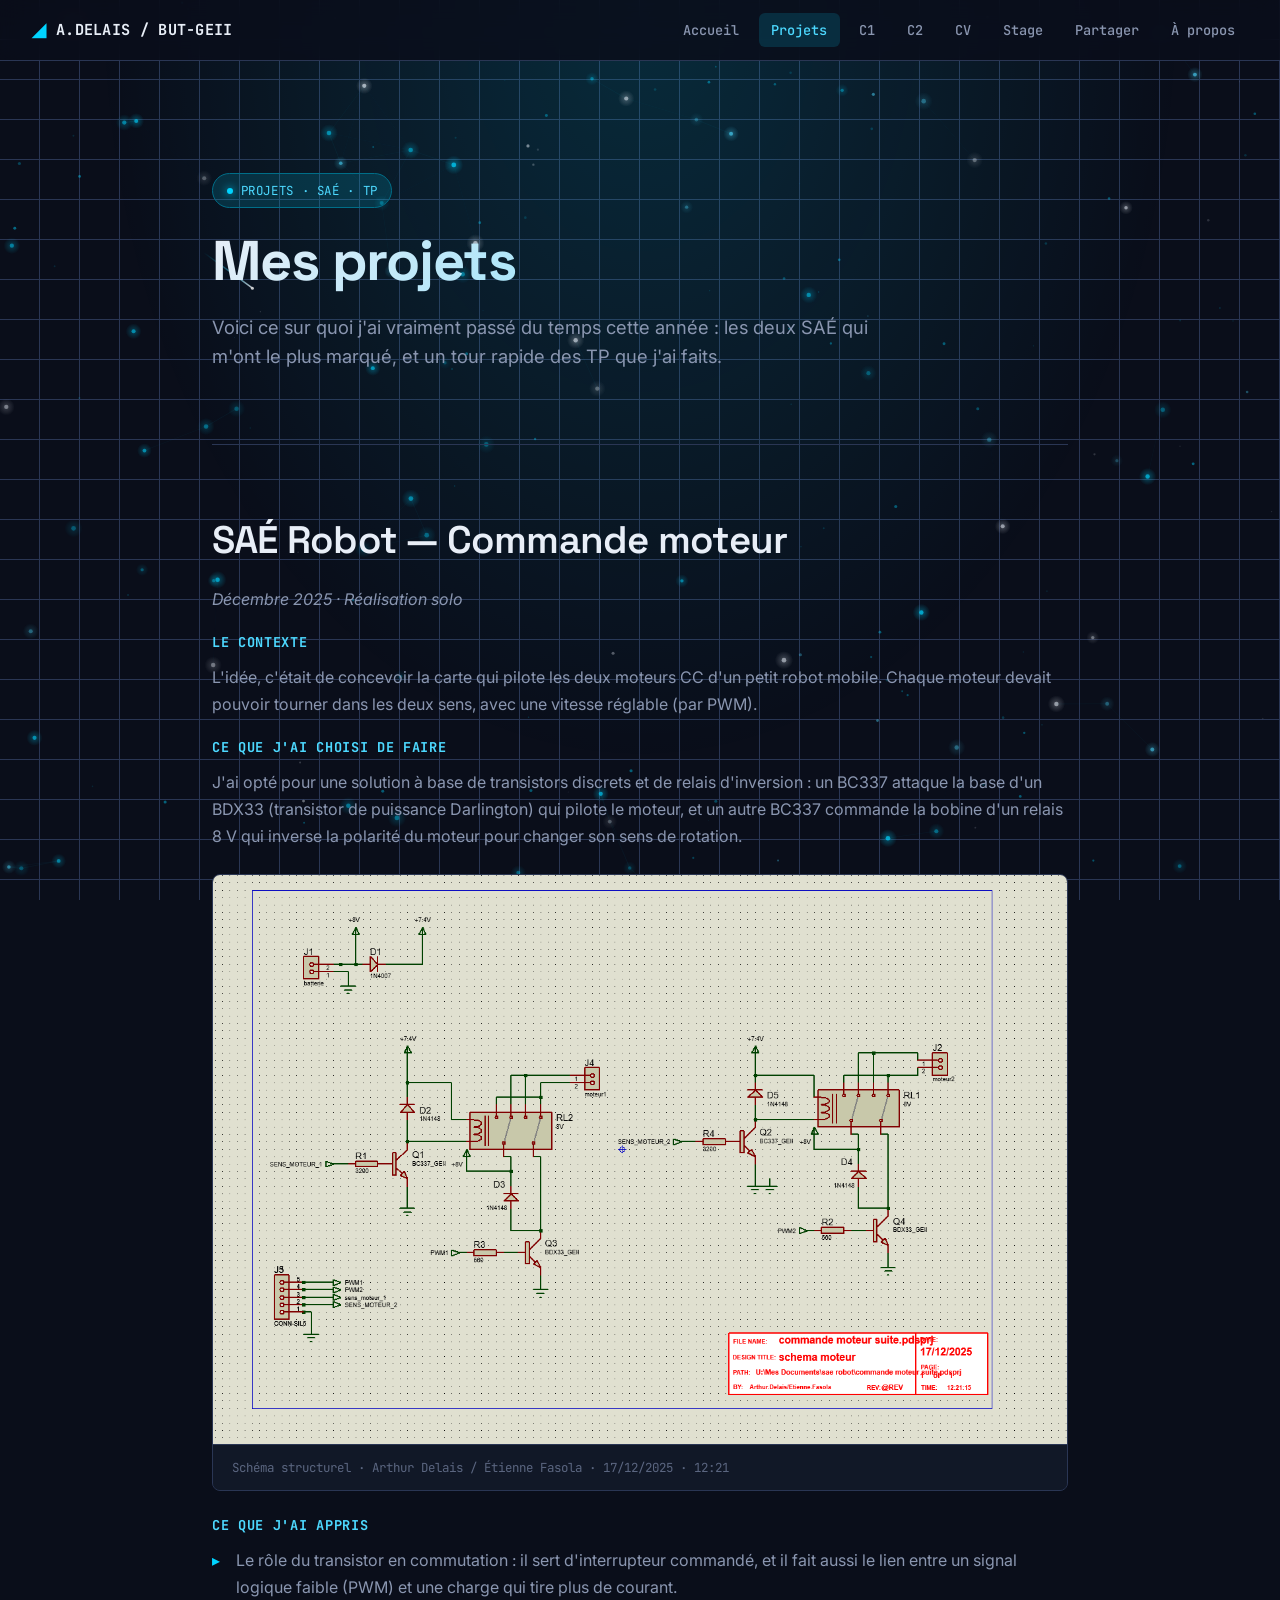
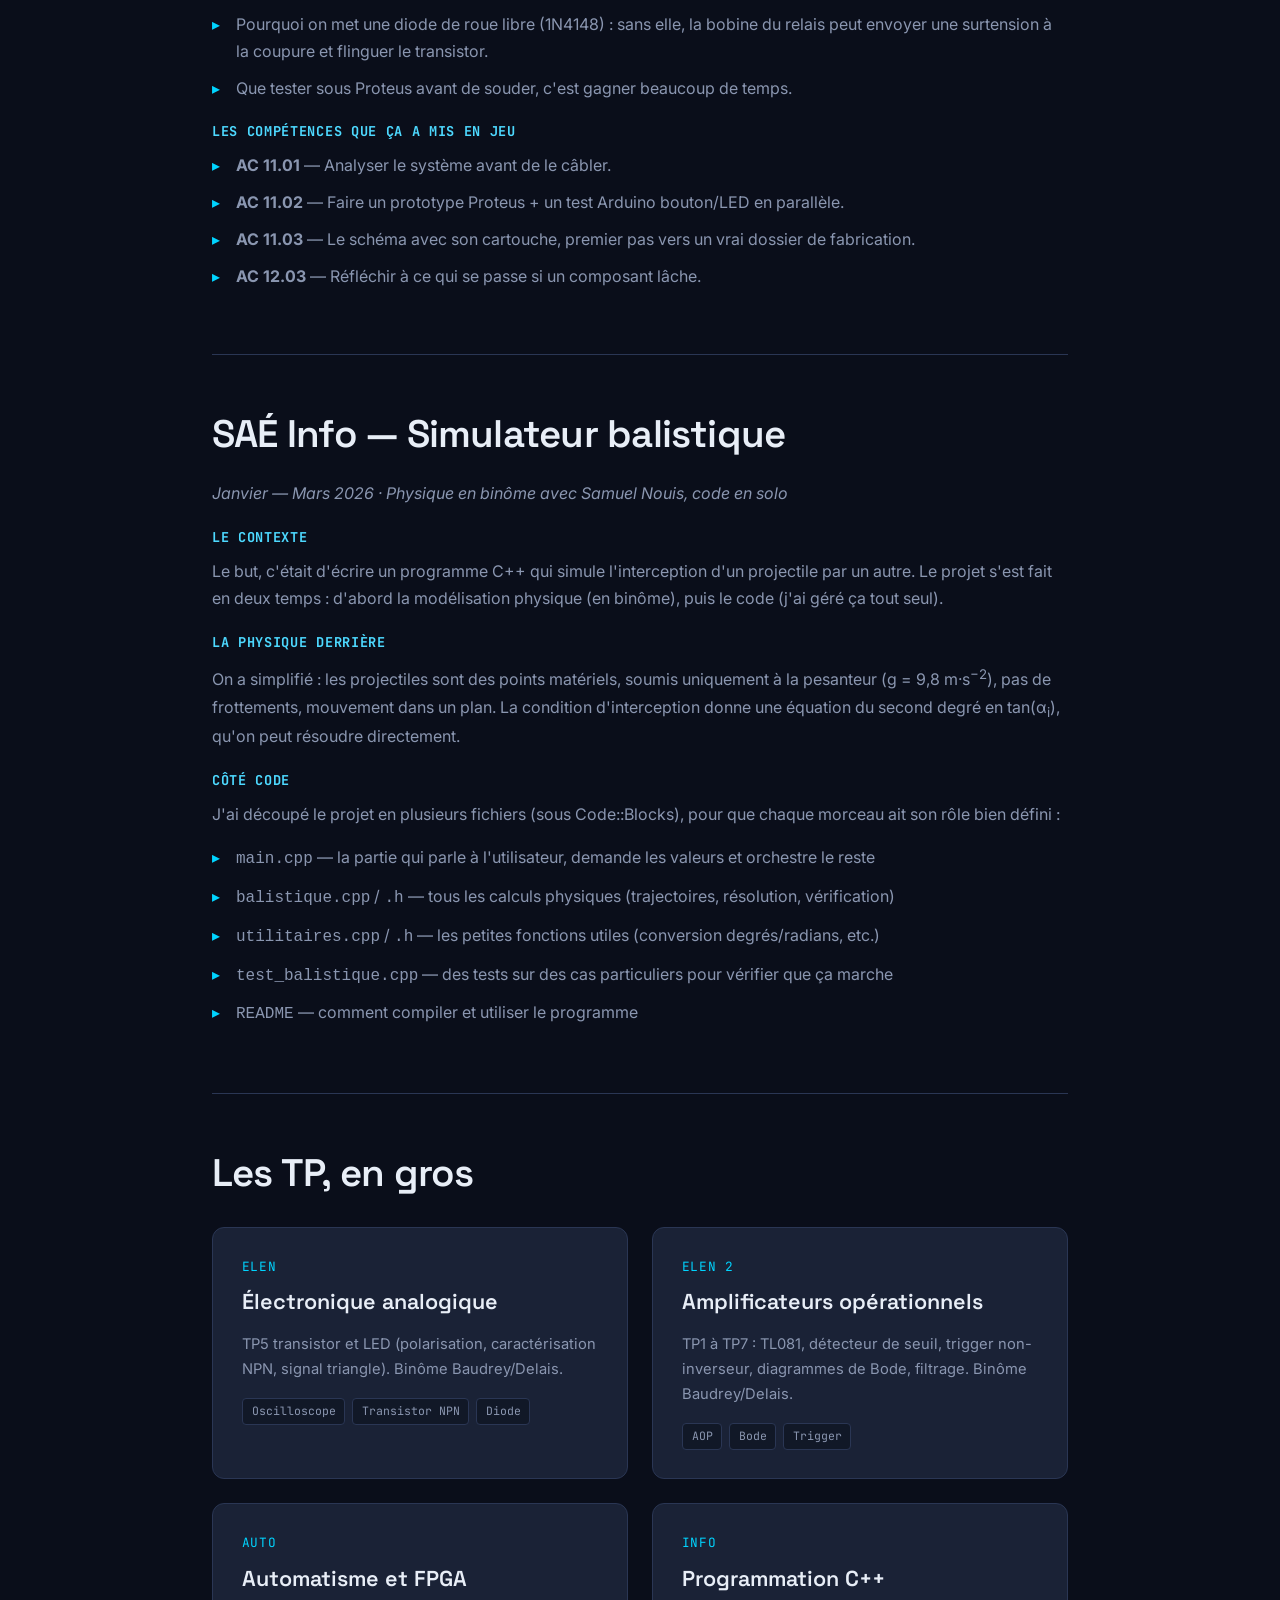
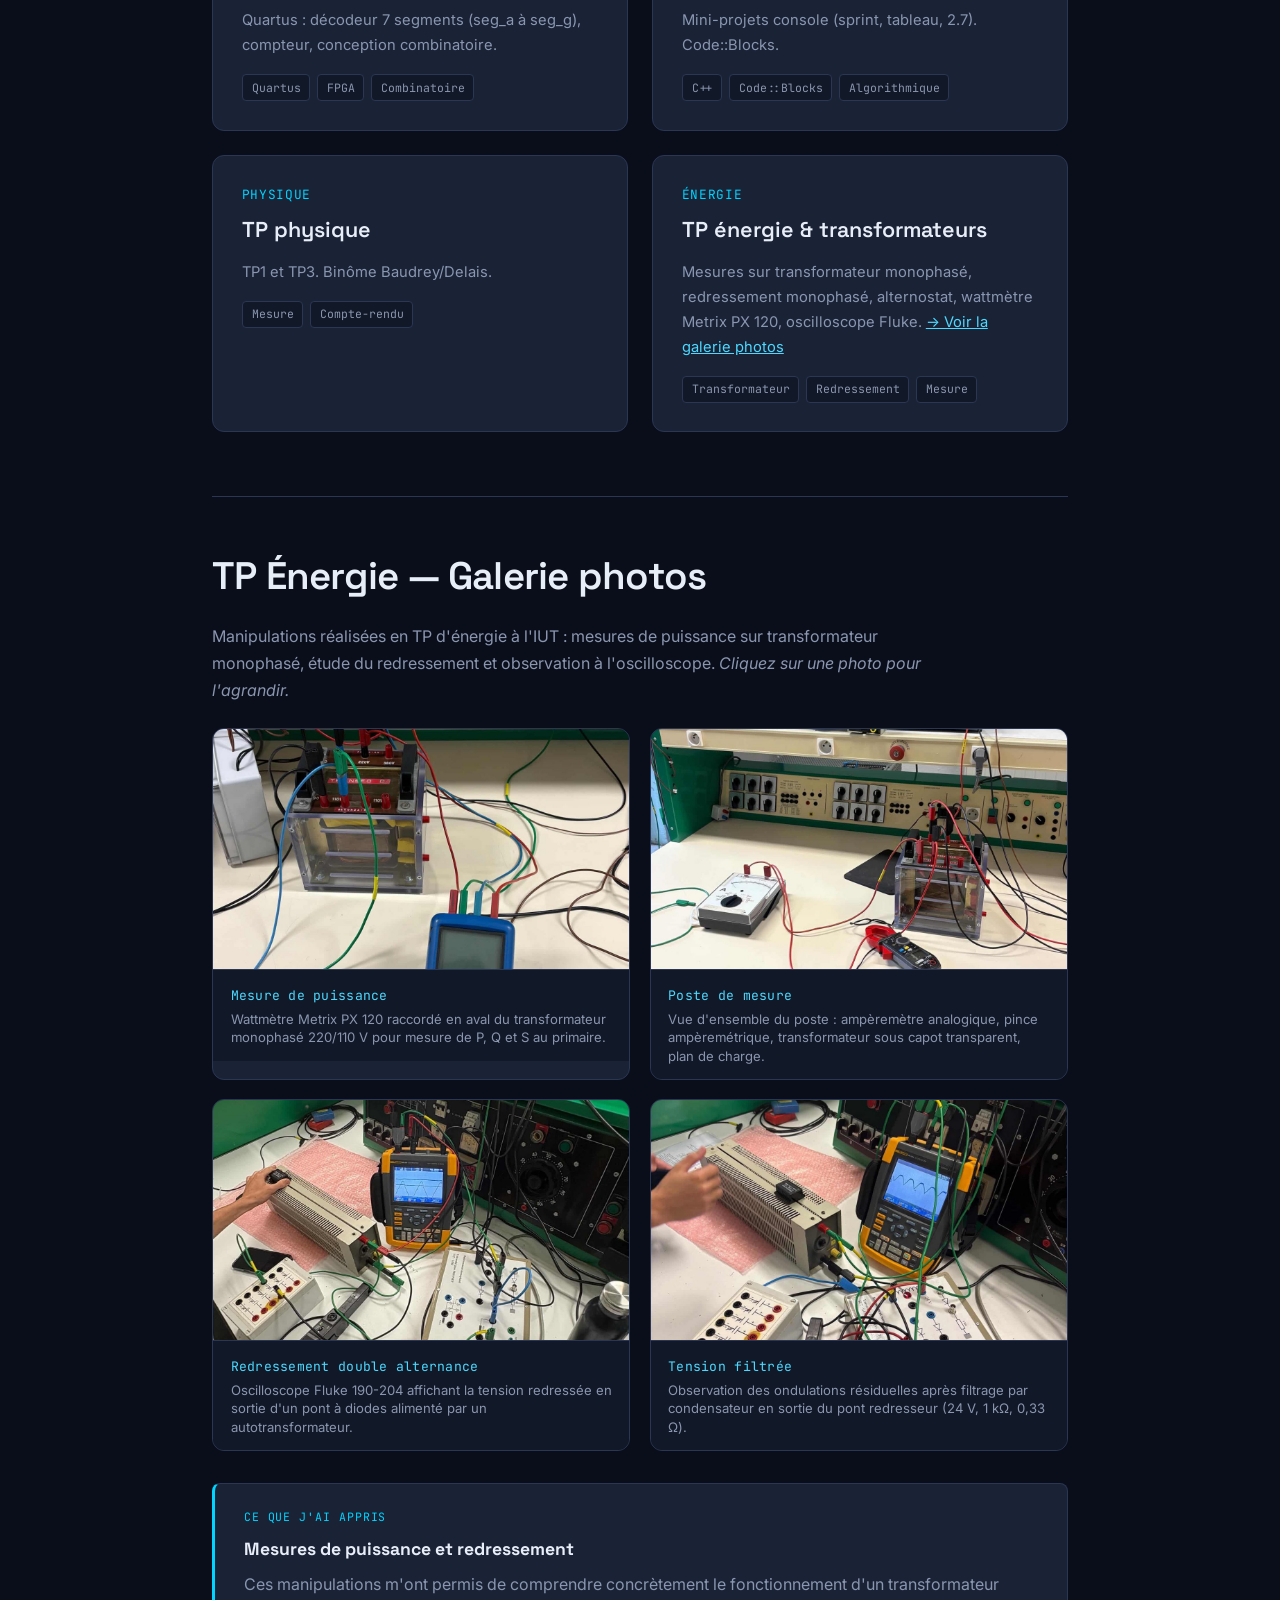
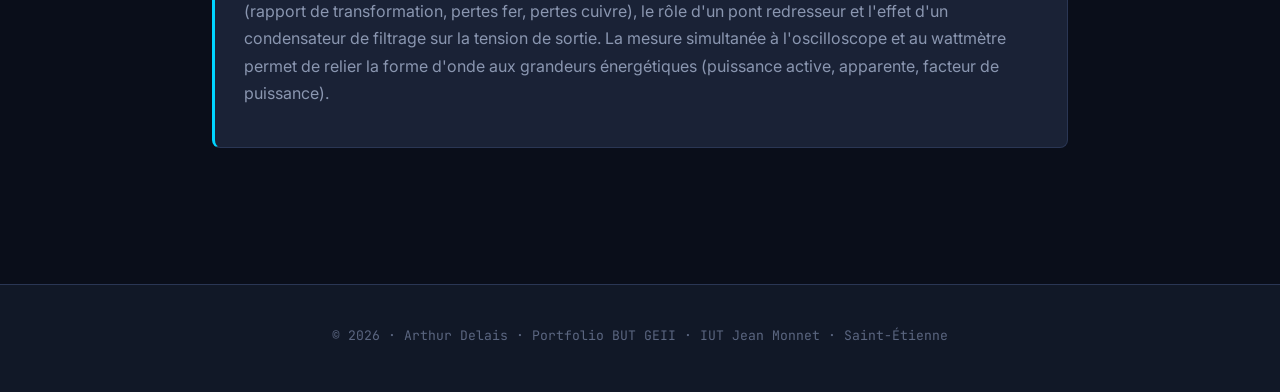
<file: pages/projets.html>
<!DOCTYPE html>
<html lang="fr">
<head>
    <meta charset="UTF-8">
    <meta name="viewport" content="width=device-width, initial-scale=1.0">
    <title>Projets et SAÉ — Arthur Delais</title>
    <meta name="description" content="Portfolio BUT GEII d'Arthur Delais, 1ère année 2025-2026 à l'IUT Jean Monnet de Saint-Étienne. Compétences, projets, SAÉ et TP.">
    <meta name="author" content="Arthur Delais">
    <meta property="og:title" content="Projets et SAÉ — Arthur Delais">
    <meta property="og:description" content="Portfolio BUT GEII d'Arthur Delais — IUT Jean Monnet Saint-Étienne">
    <meta property="og:type" content="website">
    <link rel="icon" type="image/svg+xml" href="../assets/favicon.svg">
    <link rel="stylesheet" href="../assets/style.css">
</head>
<body>

<div id="preloader"><div class="preloader-logo">[ A.D. ]</div></div>
<canvas id="particles-canvas"></canvas>

<nav class="nav">
    <div class="nav-inner">
        <a href="../index.html" class="nav-brand">A.DELAIS / BUT-GEII</a>
        <ul class="nav-links">
            <li><a href="../index.html">Accueil</a></li>
            <li><a href="projets.html" class="active">Projets</a></li>
            <li><a href="AC11-01.html">C1</a></li>
            <li><a href="AC12-01.html">C2</a></li>
            <li><a href="cv.html">CV</a></li>
            <li><a href="stage.html">Stage</a></li>            <li><a href="partager.html">Partager</a></li>
            <li><a href="apropos.html">À propos</a></li>
        </ul>
    </div>
</nav>

<main class="container container-narrow">

<section class="hero" style="padding: 4rem 0 2.5rem;">
    <span class="hero-tag">Projets · SAÉ · TP</span>
    <h1 style="font-size: clamp(2rem, 5vw, 3.5rem);">Mes projets</h1>
    <p>Voici ce sur quoi j'ai vraiment passé du temps cette année : les deux SAÉ qui m'ont le plus marqué, et un tour rapide des TP que j'ai faits.</p>
</section>

<section class="content-block reveal" id="sea-robot">
    <h2 style="margin-bottom: 1rem;">SAÉ Robot — Commande moteur</h2>
    <p style="color: var(--text-secondary);"><em>Décembre 2025 · Réalisation solo</em></p>

    <h4>Le contexte</h4>
    <p>L'idée, c'était de concevoir la carte qui pilote les deux moteurs CC d'un petit robot mobile. Chaque moteur devait pouvoir tourner dans les deux sens, avec une vitesse réglable (par PWM).</p>

    <h4>Ce que j'ai choisi de faire</h4>
    <p>J'ai opté pour une solution à base de transistors discrets et de relais d'inversion : un BC337 attaque la base d'un BDX33 (transistor de puissance Darlington) qui pilote le moteur, et un autre BC337 commande la bobine d'un relais 8 V qui inverse la polarité du moteur pour changer son sens de rotation.</p>

    <div class="proof-image">
        <img src="../assets/schemas/sea_robot_schema.png" alt="Schéma structurel SEA Robot">
        <div class="proof-caption">Schéma structurel · Arthur Delais / Étienne Fasola · 17/12/2025 · 12:21</div>
    </div>

    <h4>Ce que j'ai appris</h4>
    <ul>
        <li>Le rôle du transistor en commutation : il sert d'interrupteur commandé, et il fait aussi le lien entre un signal logique faible (PWM) et une charge qui tire plus de courant.</li>
        <li>Pourquoi on met une diode de roue libre (1N4148) : sans elle, la bobine du relais peut envoyer une surtension à la coupure et flinguer le transistor.</li>
        <li>Que tester sous Proteus avant de souder, c'est gagner beaucoup de temps.</li>
    </ul>

    <h4>Les compétences que ça a mis en jeu</h4>
    <ul>
        <li><strong>AC 11.01</strong> — Analyser le système avant de le câbler.</li>
        <li><strong>AC 11.02</strong> — Faire un prototype Proteus + un test Arduino bouton/LED en parallèle.</li>
        <li><strong>AC 11.03</strong> — Le schéma avec son cartouche, premier pas vers un vrai dossier de fabrication.</li>
        <li><strong>AC 12.03</strong> — Réfléchir à ce qui se passe si un composant lâche.</li>
    </ul>
</section>

<section class="content-block reveal" id="sae-info" style="margin-top: 4rem; padding-top: 3rem; border-top: 1px solid var(--border);">
    <h2 style="margin-bottom: 1rem;">SAÉ Info — Simulateur balistique</h2>
    <p style="color: var(--text-secondary);"><em>Janvier — Mars 2026 · Physique en binôme avec Samuel Nouis, code en solo</em></p>

    <h4>Le contexte</h4>
    <p>Le but, c'était d'écrire un programme C++ qui simule l'interception d'un projectile par un autre. Le projet s'est fait en deux temps : d'abord la modélisation physique (en binôme), puis le code (j'ai géré ça tout seul).</p>

    <h4>La physique derrière</h4>
    <p>On a simplifié : les projectiles sont des points matériels, soumis uniquement à la pesanteur (g = 9,8 m·s<sup>−2</sup>), pas de frottements, mouvement dans un plan. La condition d'interception donne une équation du second degré en tan(α<sub>i</sub>), qu'on peut résoudre directement.</p>

    <h4>Côté code</h4>
    <p>J'ai découpé le projet en plusieurs fichiers (sous Code::Blocks), pour que chaque morceau ait son rôle bien défini :</p>
    <ul>
        <li><code>main.cpp</code> — la partie qui parle à l'utilisateur, demande les valeurs et orchestre le reste</li>
        <li><code>balistique.cpp</code> / <code>.h</code> — tous les calculs physiques (trajectoires, résolution, vérification)</li>
        <li><code>utilitaires.cpp</code> / <code>.h</code> — les petites fonctions utiles (conversion degrés/radians, etc.)</li>
        <li><code>test_balistique.cpp</code> — des tests sur des cas particuliers pour vérifier que ça marche</li>
        <li><code>README</code> — comment compiler et utiliser le programme</li>
    </ul>
</section>

<section class="content-block reveal" style="margin-top: 4rem; padding-top: 3rem; border-top: 1px solid var(--border);">
    <h2 style="margin-bottom: 1rem;">Les TP, en gros</h2>

    <div class="projects-grid" style="margin-top: 1.5rem;">

        <div class="project-card">
            <div class="comp-code">ELEN</div>
            <h3>Électronique analogique</h3>
            <p style="color: var(--text-secondary); font-size: 0.92rem;">TP5 transistor et LED (polarisation, caractérisation NPN, signal triangle). Binôme Baudrey/Delais.</p>
            <div class="project-tag-list"><span class="tag">Oscilloscope</span><span class="tag">Transistor NPN</span><span class="tag">Diode</span></div>
        </div>

        <div class="project-card">
            <div class="comp-code">ELEN 2</div>
            <h3>Amplificateurs opérationnels</h3>
            <p style="color: var(--text-secondary); font-size: 0.92rem;">TP1 à TP7 : TL081, détecteur de seuil, trigger non-inverseur, diagrammes de Bode, filtrage. Binôme Baudrey/Delais.</p>
            <div class="project-tag-list"><span class="tag">AOP</span><span class="tag">Bode</span><span class="tag">Trigger</span></div>
        </div>

        <div class="project-card">
            <div class="comp-code">AUTO</div>
            <h3>Automatisme et FPGA</h3>
            <p style="color: var(--text-secondary); font-size: 0.92rem;">Quartus : décodeur 7 segments (seg_a à seg_g), compteur, conception combinatoire.</p>
            <div class="project-tag-list"><span class="tag">Quartus</span><span class="tag">FPGA</span><span class="tag">Combinatoire</span></div>
        </div>

        <div class="project-card">
            <div class="comp-code">INFO</div>
            <h3>Programmation C++</h3>
            <p style="color: var(--text-secondary); font-size: 0.92rem;">Mini-projets console (sprint, tableau, 2.7). Code::Blocks.</p>
            <div class="project-tag-list"><span class="tag">C++</span><span class="tag">Code::Blocks</span><span class="tag">Algorithmique</span></div>
        </div>

        <div class="project-card">
            <div class="comp-code">PHYSIQUE</div>
            <h3>TP physique</h3>
            <p style="color: var(--text-secondary); font-size: 0.92rem;">TP1 et TP3. Binôme Baudrey/Delais.</p>
            <div class="project-tag-list"><span class="tag">Mesure</span><span class="tag">Compte-rendu</span></div>
        </div>

        <div class="project-card">
            <div class="comp-code">ÉNERGIE</div>
            <h3>TP énergie & transformateurs</h3>
            <p style="color: var(--text-secondary); font-size: 0.92rem;">Mesures sur transformateur monophasé, redressement monophasé, alternostat, wattmètre Metrix PX 120, oscilloscope Fluke. <a href="#tp-energie" style="color: var(--accent-bright);">→ Voir la galerie photos</a></p>
            <div class="project-tag-list"><span class="tag">Transformateur</span><span class="tag">Redressement</span><span class="tag">Mesure</span></div>
        </div>

    </div>
</section>

<section class="content-block reveal" id="tp-energie" style="margin-top: 4rem; padding-top: 3rem; border-top: 1px solid var(--border);">
    <h2 style="margin-bottom: 1rem;">TP Énergie — Galerie photos</h2>
    <p style="color: var(--text-secondary); max-width: 720px; margin-bottom: 1rem;">
        Manipulations réalisées en TP d'énergie à l'IUT : mesures de puissance sur transformateur monophasé, étude du redressement et observation à l'oscilloscope. <em>Cliquez sur une photo pour l'agrandir.</em>
    </p>

    <div class="photo-gallery">

        <div class="photo-card">
            <img src="../assets/photos/tp_ener_1_wattmetre.jpg" alt="Mesure de puissance avec wattmètre Metrix PX 120 sur transformateur monophasé">
            <div class="photo-caption">
                <div class="photo-caption-title">Mesure de puissance</div>
                <div class="photo-caption-desc">Wattmètre Metrix PX 120 raccordé en aval du transformateur monophasé 220/110 V pour mesure de P, Q et S au primaire.</div>
            </div>
        </div>

        <div class="photo-card">
            <img src="../assets/photos/tp_ener_2_poste.jpg" alt="Vue du poste de TP énergie avec ampèremètre analogique et pince ampèremétrique">
            <div class="photo-caption">
                <div class="photo-caption-title">Poste de mesure</div>
                <div class="photo-caption-desc">Vue d'ensemble du poste : ampèremètre analogique, pince ampèremétrique, transformateur sous capot transparent, plan de charge.</div>
            </div>
        </div>

        <div class="photo-card">
            <img src="../assets/photos/tp_ener_3_redresseur.jpg" alt="Oscilloscope Fluke affichant un signal redressé double alternance">
            <div class="photo-caption">
                <div class="photo-caption-title">Redressement double alternance</div>
                <div class="photo-caption-desc">Oscilloscope Fluke 190-204 affichant la tension redressée en sortie d'un pont à diodes alimenté par un autotransformateur.</div>
            </div>
        </div>

        <div class="photo-card">
            <img src="../assets/photos/tp_ener_4_filtre.jpg" alt="Oscilloscope Fluke affichant la tension après filtrage par condensateur">
            <div class="photo-caption">
                <div class="photo-caption-title">Tension filtrée</div>
                <div class="photo-caption-desc">Observation des ondulations résiduelles après filtrage par condensateur en sortie du pont redresseur (24 V, 1 kΩ, 0,33 Ω).</div>
            </div>
        </div>

    </div>

    <div class="project-box" style="margin-top: 2rem;">
        <div class="project-box-label">Ce que j'ai appris</div>
        <h4>Mesures de puissance et redressement</h4>
        <p>Ces manipulations m'ont permis de comprendre concrètement le fonctionnement d'un transformateur (rapport de transformation, pertes fer, pertes cuivre), le rôle d'un pont redresseur et l'effet d'un condensateur de filtrage sur la tension de sortie. La mesure simultanée à l'oscilloscope et au wattmètre permet de relier la forme d'onde aux grandeurs énergétiques (puissance active, apparente, facteur de puissance).</p>
    </div>
</section>

</main>

<footer>
    <p>© 2026 · Arthur Delais · Portfolio BUT GEII · IUT Jean Monnet · Saint-Étienne</p>
</footer>

<script src="../assets/script.js"></script>
</body>
</html>
</file>
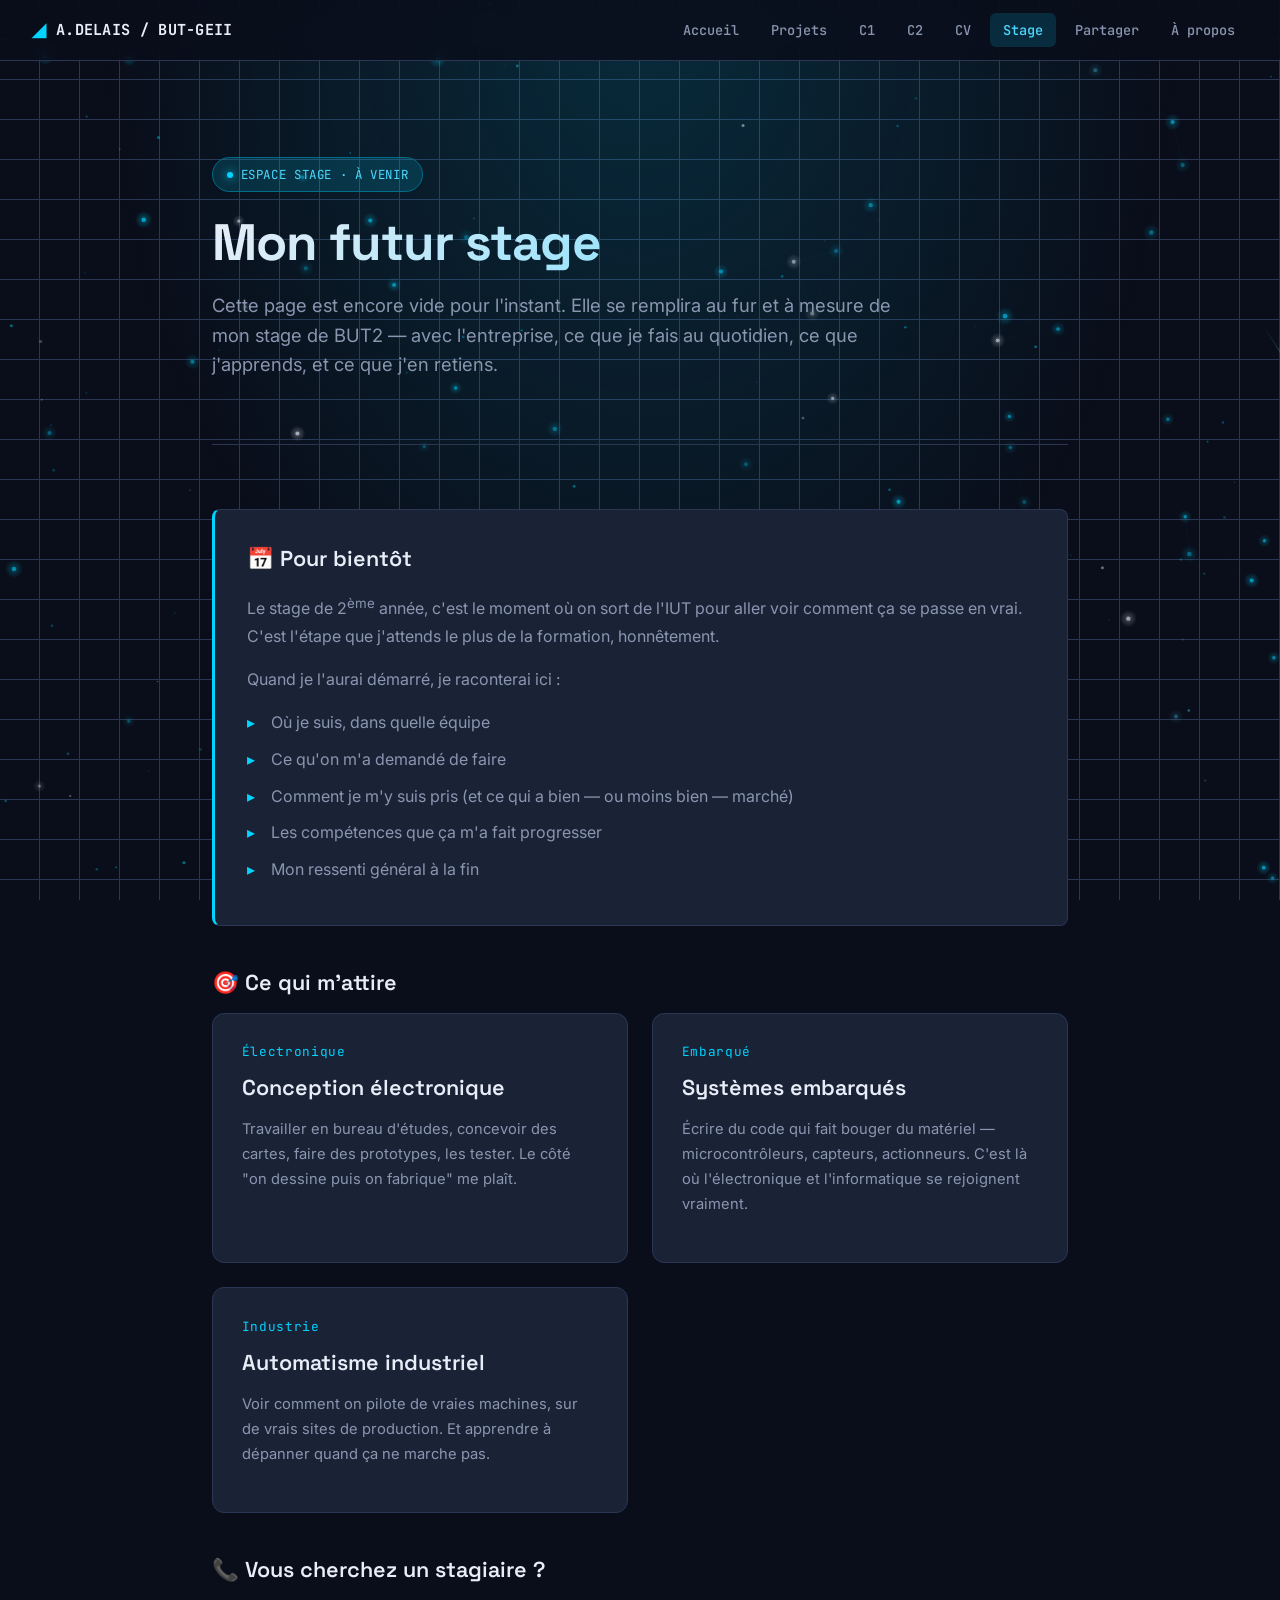
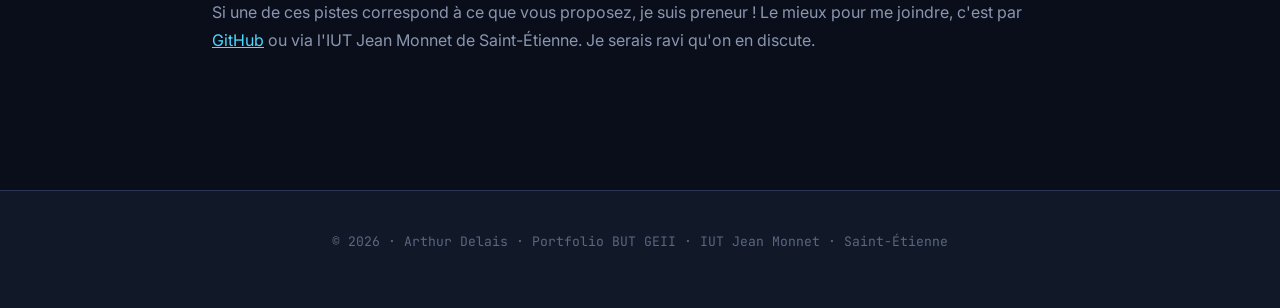
<file: pages/stage.html>
<!DOCTYPE html>
<html lang="fr">
<head>
    <meta charset="UTF-8">
    <meta name="viewport" content="width=device-width, initial-scale=1.0">
    <title>Stage — Arthur Delais</title>
    <meta name="description" content="Portfolio BUT GEII d'Arthur Delais, 1ère année 2025-2026 à l'IUT Jean Monnet de Saint-Étienne. Compétences, projets, SAÉ et TP.">
    <meta name="author" content="Arthur Delais">
    <meta property="og:title" content="Stage — Arthur Delais">
    <meta property="og:description" content="Portfolio BUT GEII d'Arthur Delais — IUT Jean Monnet Saint-Étienne">
    <meta property="og:type" content="website">
    <link rel="icon" type="image/svg+xml" href="../assets/favicon.svg">
    <link rel="stylesheet" href="../assets/style.css">
</head>
<body>

<div id="preloader"><div class="preloader-logo">[ A.D. ]</div></div>
<canvas id="particles-canvas"></canvas>

<nav class="nav">
    <div class="nav-inner">
        <a href="../index.html" class="nav-brand">A.DELAIS / BUT-GEII</a>
        <ul class="nav-links">
            <li><a href="../index.html">Accueil</a></li>
            <li><a href="projets.html">Projets</a></li>
            <li><a href="AC11-01.html">C1</a></li>
            <li><a href="AC12-01.html">C2</a></li>
            <li><a href="cv.html">CV</a></li>
            <li><a href="stage.html" class="active">Stage</a></li>            <li><a href="partager.html">Partager</a></li>
            <li><a href="apropos.html">À propos</a></li>
        </ul>
    </div>
</nav>

<main class="container container-narrow">

<section class="hero" style="padding: 3rem 0 2rem;">
    <span class="hero-tag">Espace stage · à venir</span>
    <h1 style="font-size: clamp(2rem, 5vw, 3.2rem);">Mon futur stage</h1>
    <p>Cette page est encore vide pour l'instant. Elle se remplira au fur et à mesure de mon stage de BUT2 — avec l'entreprise, ce que je fais au quotidien, ce que j'apprends, et ce que j'en retiens.</p>
</section>

<section class="content-block reveal">
    <div style="background: var(--bg-card); border: 1px solid var(--border); border-left: 3px solid var(--accent); border-radius: 8px; padding: 2rem;">
        <h3 style="margin-bottom: 1rem;">📅 Pour bientôt</h3>
        <p style="color: var(--text-secondary);">Le stage de 2<sup>ème</sup> année, c'est le moment où on sort de l'IUT pour aller voir comment ça se passe en vrai. C'est l'étape que j'attends le plus de la formation, honnêtement.</p>
        <p style="color: var(--text-secondary); margin-top: 1rem;">Quand je l'aurai démarré, je raconterai ici :</p>
        <ul>
            <li>Où je suis, dans quelle équipe</li>
            <li>Ce qu'on m'a demandé de faire</li>
            <li>Comment je m'y suis pris (et ce qui a bien — ou moins bien — marché)</li>
            <li>Les compétences que ça m'a fait progresser</li>
            <li>Mon ressenti général à la fin</li>
        </ul>
    </div>
</section>

<section class="content-block reveal">
    <h3>🎯 Ce qui m'attire</h3>
    <div class="projects-grid">
        <div class="project-card">
            <div class="comp-code">Électronique</div>
            <h3>Conception électronique</h3>
            <p style="color: var(--text-secondary); font-size: 0.92rem;">Travailler en bureau d'études, concevoir des cartes, faire des prototypes, les tester. Le côté "on dessine puis on fabrique" me plaît.</p>
        </div>
        <div class="project-card">
            <div class="comp-code">Embarqué</div>
            <h3>Systèmes embarqués</h3>
            <p style="color: var(--text-secondary); font-size: 0.92rem;">Écrire du code qui fait bouger du matériel — microcontrôleurs, capteurs, actionneurs. C'est là où l'électronique et l'informatique se rejoignent vraiment.</p>
        </div>
        <div class="project-card">
            <div class="comp-code">Industrie</div>
            <h3>Automatisme industriel</h3>
            <p style="color: var(--text-secondary); font-size: 0.92rem;">Voir comment on pilote de vraies machines, sur de vrais sites de production. Et apprendre à dépanner quand ça ne marche pas.</p>
        </div>
    </div>
</section>

<section class="content-block reveal">
    <h3>📞 Vous cherchez un stagiaire ?</h3>
    <p>Si une de ces pistes correspond à ce que vous proposez, je suis preneur ! Le mieux pour me joindre, c'est par <a href="https://github.com/arthur424363" style="color: var(--accent-bright);">GitHub</a> ou via l'IUT Jean Monnet de Saint-Étienne. Je serais ravi qu'on en discute.</p>
</section>

</main>

<footer>
    <p>© 2026 · Arthur Delais · Portfolio BUT GEII · IUT Jean Monnet · Saint-Étienne</p>
</footer>

<script src="../assets/script.js"></script>
</body>
</html>
</file>
<file: assets/style.css>
/* ============================================
   PORTFOLIO BUT GEII — ARTHUR DELAIS
   Thème : Sombre & Tech / Ingénieur — v2 enrichie
   ============================================ */

@import url('https://fonts.googleapis.com/css2?family=Space+Grotesk:wght@400;500;600;700&family=JetBrains+Mono:wght@400;500;700&family=Inter:wght@300;400;500;600&display=swap');

:root {
    --bg-primary: #0a0e1a;
    --bg-secondary: #111827;
    --bg-card: #1a2236;
    --bg-card-hover: #222d47;
    --border: #2a3654;
    --border-bright: #3a4d7a;

    --accent: #00d4ff;
    --accent-bright: #4dd9ff;
    --accent-dim: #006e88;
    --accent-glow: rgba(0, 212, 255, 0.15);
    --accent-glow-strong: rgba(0, 212, 255, 0.35);

    --text-primary: #e8eef7;
    --text-secondary: #8a96b0;
    --text-dim: #5b6680;

    --success: #4ade80;
    --warning: #fbbf24;
    --danger: #f87171;
    --neutral: #94a3b8;

    --font-display: 'Space Grotesk', sans-serif;
    --font-body: 'Inter', sans-serif;
    --font-mono: 'JetBrains Mono', monospace;
}

* { margin: 0; padding: 0; box-sizing: border-box; }

html { scroll-behavior: smooth; }

body {
    background: var(--bg-primary);
    color: var(--text-primary);
    font-family: var(--font-body);
    line-height: 1.6;
    min-height: 100vh;
    overflow-x: hidden;
    position: relative;
    background-image:
        linear-gradient(var(--border) 1px, transparent 1px),
        linear-gradient(90deg, var(--border) 1px, transparent 1px);
    background-size: 40px 40px;
    background-position: -1px -1px;
    background-attachment: fixed;
}

body::before {
    content: '';
    position: fixed;
    inset: 0;
    background: radial-gradient(ellipse at top, var(--accent-glow), transparent 60%);
    pointer-events: none;
    z-index: 0;
}

#particles-canvas {
    position: fixed;
    top: 0;
    left: 0;
    width: 100%;
    height: 100%;
    pointer-events: none;
    z-index: 0;
    opacity: 0.85;
}

/* Preloader */
#preloader {
    position: fixed;
    inset: 0;
    background: var(--bg-primary);
    z-index: 9999;
    display: flex;
    align-items: center;
    justify-content: center;
    transition: opacity 0.5s ease-out, visibility 0.5s ease-out;
}
#preloader.hidden { opacity: 0; visibility: hidden; }
.preloader-logo {
    font-family: var(--font-mono);
    color: var(--accent);
    font-size: 1.8rem;
    font-weight: 700;
    letter-spacing: 0.15em;
    animation: blink 1s infinite;
}
@keyframes blink { 0%,100% { opacity: 1; } 50% { opacity: 0.3; } }

/* NAVIGATION */
.nav {
    position: sticky;
    top: 0;
    z-index: 100;
    background: rgba(10, 14, 26, 0.85);
    backdrop-filter: blur(12px);
    -webkit-backdrop-filter: blur(12px);
    border-bottom: 1px solid var(--border);
}
.nav-inner {
    max-width: 1280px;
    margin: 0 auto;
    padding: 1rem 2rem;
    display: flex;
    align-items: center;
    justify-content: space-between;
    gap: 2rem;
}
.nav-brand {
    font-family: var(--font-mono);
    font-size: 0.95rem;
    color: var(--text-primary);
    text-decoration: none;
    font-weight: 700;
    letter-spacing: 0.02em;
    display: flex;
    align-items: center;
    gap: 0.6rem;
    transition: color 0.3s;
}
.nav-brand::before {
    content: '◢';
    color: var(--accent);
    font-size: 1.1rem;
    animation: rotate-slow 4s linear infinite;
    display: inline-block;
}
@keyframes rotate-slow { from { transform: rotate(0deg); } to { transform: rotate(360deg); } }
.nav-brand:hover { color: var(--accent-bright); }
.nav-links { display: flex; gap: 0.4rem; list-style: none; flex-wrap: wrap; }
.nav-links a {
    color: var(--text-secondary);
    text-decoration: none;
    padding: 0.5rem 0.8rem;
    border-radius: 6px;
    font-size: 0.85rem;
    font-weight: 500;
    transition: all 0.2s;
    font-family: var(--font-mono);
}
.nav-links a:hover { color: var(--accent-bright); background: var(--bg-card); }
.nav-links a.active { color: var(--accent-bright); background: var(--accent-glow); }

/* CONTAINER */
.container {
    max-width: 1280px;
    margin: 0 auto;
    padding: 3rem 2rem 6rem;
    position: relative;
    z-index: 1;
}
.container-narrow { max-width: 920px; }

/* HERO */
.hero {
    padding: 5rem 0 4rem;
    border-bottom: 1px solid var(--border);
    margin-bottom: 4rem;
    position: relative;
}
.hero-tag {
    display: inline-flex;
    align-items: center;
    gap: 0.5rem;
    font-family: var(--font-mono);
    font-size: 0.78rem;
    color: var(--accent-bright);
    background: var(--accent-glow);
    border: 1px solid var(--accent-dim);
    padding: 0.4rem 0.85rem;
    border-radius: 999px;
    letter-spacing: 0.05em;
    text-transform: uppercase;
    margin-bottom: 1.5rem;
}
.hero-tag::before {
    content: '';
    width: 6px; height: 6px;
    border-radius: 50%;
    background: var(--accent);
    box-shadow: 0 0 8px var(--accent);
    animation: pulse 2s infinite;
}
@keyframes pulse { 0%,100% { opacity: 1; } 50% { opacity: 0.4; } }

.hero h1 {
    font-family: var(--font-display);
    font-size: clamp(2.5rem, 6vw, 4.5rem);
    font-weight: 700;
    line-height: 1.05;
    letter-spacing: -0.02em;
    margin-bottom: 1.2rem;
    background: linear-gradient(135deg, var(--text-primary) 0%, var(--accent-bright) 100%);
    -webkit-background-clip: text;
    -webkit-text-fill-color: transparent;
    background-clip: text;
    min-height: 1.1em;
}
.hero h1 .cursor {
    display: inline-block;
    width: 4px;
    height: 0.9em;
    background: var(--accent);
    margin-left: 8px;
    animation: blink 0.8s infinite;
    vertical-align: middle;
    -webkit-text-fill-color: var(--accent);
}

.hero p {
    font-size: 1.15rem;
    color: var(--text-secondary);
    max-width: 680px;
    margin-bottom: 2rem;
}

.hero-meta {
    display: grid;
    grid-template-columns: repeat(auto-fit, minmax(180px, 1fr));
    gap: 1.2rem;
    margin-top: 2.5rem;
    padding-top: 2rem;
    border-top: 1px solid var(--border);
    max-width: 800px;
}
.meta-item { display: flex; flex-direction: column; gap: 0.25rem; }
.meta-label {
    font-family: var(--font-mono);
    font-size: 0.72rem;
    color: var(--text-dim);
    text-transform: uppercase;
    letter-spacing: 0.08em;
}
.meta-value { font-size: 0.95rem; color: var(--text-primary); font-weight: 500; }

/* STATISTIQUES */
.stats-grid {
    display: grid;
    grid-template-columns: repeat(auto-fit, minmax(160px, 1fr));
    gap: 1.2rem;
    margin: 2rem 0;
}
.stat-card {
    background: var(--bg-card);
    border: 1px solid var(--border);
    border-radius: 12px;
    padding: 1.5rem;
    text-align: center;
    transition: all 0.3s;
    position: relative;
    overflow: hidden;
}
.stat-card::before {
    content: '';
    position: absolute;
    inset: 0;
    background: radial-gradient(circle at center, var(--accent-glow), transparent 70%);
    opacity: 0;
    transition: opacity 0.3s;
}
.stat-card:hover::before { opacity: 1; }
.stat-card:hover { transform: translateY(-3px); border-color: var(--accent-dim); }
.stat-number {
    font-family: var(--font-display);
    font-size: 2.4rem;
    font-weight: 700;
    color: var(--accent-bright);
    line-height: 1;
    margin-bottom: 0.4rem;
    position: relative;
    z-index: 1;
}
.stat-label {
    font-family: var(--font-mono);
    font-size: 0.75rem;
    color: var(--text-secondary);
    text-transform: uppercase;
    letter-spacing: 0.05em;
    position: relative;
    z-index: 1;
}

/* SECTIONS */
.section { margin-bottom: 4rem; scroll-margin-top: 5rem; }
.section-header { margin-bottom: 2rem; }
.section-tag {
    font-family: var(--font-mono);
    font-size: 0.75rem;
    color: var(--accent);
    letter-spacing: 0.1em;
    text-transform: uppercase;
    margin-bottom: 0.5rem;
}
h2 {
    font-family: var(--font-display);
    font-size: clamp(1.8rem, 3vw, 2.4rem);
    font-weight: 600;
    letter-spacing: -0.02em;
    color: var(--text-primary);
}
h3 {
    font-family: var(--font-display);
    font-size: 1.35rem;
    font-weight: 600;
    color: var(--text-primary);
    margin-bottom: 0.75rem;
}
h4 {
    font-family: var(--font-mono);
    font-size: 0.85rem;
    text-transform: uppercase;
    letter-spacing: 0.05em;
    color: var(--accent-bright);
    margin-bottom: 0.6rem;
    margin-top: 1.2rem;
}
p { margin-bottom: 1rem; }

/* CARTES COMPÉTENCES */
.competence-grid {
    display: grid;
    grid-template-columns: repeat(auto-fit, minmax(280px, 1fr));
    gap: 1.5rem;
    margin-top: 2rem;
}
.competence-card {
    background: var(--bg-card);
    border: 1px solid var(--border);
    border-radius: 12px;
    padding: 1.8rem;
    transition: all 0.3s cubic-bezier(0.4, 0, 0.2, 1);
    position: relative;
    overflow: hidden;
    text-decoration: none;
    color: inherit;
    display: block;
}
.competence-card::before {
    content: '';
    position: absolute;
    top: 0; left: 0; right: 0;
    height: 3px;
    background: linear-gradient(90deg, var(--accent), transparent);
    opacity: 0.6;
    transition: opacity 0.3s;
}
.competence-card::after {
    content: '';
    position: absolute;
    inset: 0;
    background: radial-gradient(
        600px circle at var(--mouse-x, 50%) var(--mouse-y, 50%),
        var(--accent-glow), transparent 40%);
    opacity: 0;
    transition: opacity 0.3s;
    pointer-events: none;
}
.competence-card:hover::after { opacity: 1; }
.competence-card:hover::before { opacity: 1; }
.competence-card:hover {
    border-color: var(--accent-dim);
    background: var(--bg-card-hover);
    transform: translateY(-4px);
    box-shadow: 0 16px 40px -10px var(--accent-glow);
}

.comp-code { font-family: var(--font-mono); font-size: 0.8rem; color: var(--accent); margin-bottom: 0.5rem; letter-spacing: 0.05em; position: relative; z-index: 1; }
.comp-title { font-family: var(--font-display); font-size: 1.25rem; font-weight: 600; margin-bottom: 0.75rem; color: var(--text-primary); position: relative; z-index: 1; }
.comp-desc { color: var(--text-secondary); font-size: 0.9rem; margin-bottom: 1.2rem; line-height: 1.55; position: relative; z-index: 1; }
.comp-ac-list { list-style: none; display: flex; flex-direction: column; gap: 0.5rem; position: relative; z-index: 1; }
.comp-ac-list li { display: flex; align-items: center; gap: 0.6rem; font-family: var(--font-mono); font-size: 0.78rem; color: var(--text-secondary); }

/* BADGES */
.badge { display: inline-flex; align-items: center; gap: 0.4rem; padding: 0.25rem 0.65rem; border-radius: 999px; font-family: var(--font-mono); font-size: 0.72rem; font-weight: 600; letter-spacing: 0.05em; border: 1px solid; }
.badge-nu  { background: rgba(148, 163, 184, 0.08); color: var(--neutral); border-color: rgba(148, 163, 184, 0.25); }
.badge-mf  { background: rgba(248, 113, 113, 0.08); color: var(--danger);  border-color: rgba(248, 113, 113, 0.3); }
.badge-ms  { background: rgba(251, 191, 36, 0.08);  color: var(--warning); border-color: rgba(251, 191, 36, 0.3); }
.badge-tbm { background: rgba(74, 222, 128, 0.08);  color: var(--success); border-color: rgba(74, 222, 128, 0.3); }

/* PAGES AC */
.ac-header { padding: 3rem 0 2.5rem; border-bottom: 1px solid var(--border); margin-bottom: 3rem; }
.breadcrumb { font-family: var(--font-mono); font-size: 0.82rem; color: var(--text-dim); margin-bottom: 1rem; }
.breadcrumb a { color: var(--text-secondary); text-decoration: none; transition: color 0.2s; }
.breadcrumb a:hover { color: var(--accent-bright); }
.breadcrumb-sep { margin: 0 0.5rem; color: var(--text-dim); }
.ac-code-big { font-family: var(--font-mono); font-size: 0.95rem; color: var(--accent); letter-spacing: 0.08em; margin-bottom: 0.75rem; }
.ac-title { font-family: var(--font-display); font-size: clamp(1.8rem, 4vw, 2.6rem); font-weight: 600; line-height: 1.15; letter-spacing: -0.02em; margin-bottom: 1.5rem; }
.ac-meta-bar { display: flex; flex-wrap: wrap; gap: 1.5rem; align-items: center; }
.content-block { margin-bottom: 2.5rem; }
.content-block p, .content-block li { color: var(--text-secondary); font-size: 1rem; line-height: 1.7; }
.content-block ul { list-style: none; padding-left: 0; }
.content-block ul li { position: relative; padding-left: 1.5rem; margin-bottom: 0.6rem; }
.content-block ul li::before { content: '▸'; position: absolute; left: 0; color: var(--accent); }

.project-box { background: var(--bg-card); border: 1px solid var(--border); border-left: 3px solid var(--accent); border-radius: 8px; padding: 1.5rem 1.8rem; margin: 1.5rem 0; transition: all 0.3s; }
.project-box:hover { border-left-width: 5px; transform: translateX(4px); }
.project-box-label { font-family: var(--font-mono); font-size: 0.72rem; color: var(--accent); text-transform: uppercase; letter-spacing: 0.08em; margin-bottom: 0.5rem; }
.project-box h4 { margin-top: 0; margin-bottom: 0.5rem; color: var(--text-primary); font-family: var(--font-display); font-size: 1.1rem; text-transform: none; letter-spacing: 0; }

.proof-image { margin: 1.5rem 0; border: 1px solid var(--border); border-radius: 8px; overflow: hidden; background: var(--bg-card); transition: all 0.3s; }
.proof-image:hover { border-color: var(--accent-dim); box-shadow: 0 8px 30px -10px var(--accent-glow); }
.proof-image img { width: 100%; height: auto; display: block; }
.proof-caption { padding: 0.8rem 1.2rem; font-family: var(--font-mono); font-size: 0.78rem; color: var(--text-dim); border-top: 1px solid var(--border); background: var(--bg-secondary); }

.proof-list { display: grid; gap: 0.6rem; margin-top: 1rem; }
.proof-item {
    display: flex;
    align-items: center;
    gap: 0.8rem;
    padding: 0.9rem 1.1rem;
    background: var(--bg-card);
    border: 1px solid var(--border);
    border-radius: 6px;
    font-family: var(--font-mono);
    font-size: 0.85rem;
    color: var(--text-secondary);
    transition: all 0.2s;
    text-decoration: none;
    position: relative;
}
.proof-item:hover {
    border-color: var(--accent-dim);
    background: var(--bg-card-hover);
    color: var(--accent-bright);
    transform: translateX(4px);
}
.proof-item::before { content: '◈'; color: var(--accent); flex-shrink: 0; }
.proof-item .ext-icon {
    margin-left: auto;
    color: var(--text-dim);
    font-size: 0.95rem;
    transition: color 0.2s;
}
.proof-item:hover .ext-icon { color: var(--accent-bright); }

/* État "fichier à déposer" — différencié visuellement */
.proof-item.todo {
    border-style: dashed;
    opacity: 0.65;
    cursor: help;
}
.proof-item.todo::before { content: '⏳'; }
.proof-item.todo:hover {
    transform: none;
    border-color: var(--warning);
    opacity: 0.85;
}
.proof-item.todo .ext-icon { color: var(--warning); }

.ac-nav { display: flex; justify-content: space-between; gap: 1rem; margin-top: 4rem; padding-top: 2rem; border-top: 1px solid var(--border); }
.ac-nav a { flex: 1; padding: 1.2rem 1.5rem; background: var(--bg-card); border: 1px solid var(--border); border-radius: 8px; text-decoration: none; color: var(--text-secondary); transition: all 0.2s; font-family: var(--font-mono); font-size: 0.85rem; }
.ac-nav a:hover { border-color: var(--accent-dim); color: var(--accent-bright); background: var(--bg-card-hover); transform: translateY(-2px); }
.ac-nav .nav-prev::before { content: '← '; }
.ac-nav .nav-next::after  { content: ' →'; }
.ac-nav .nav-next { text-align: right; }

/* FOOTER */
footer { border-top: 1px solid var(--border); padding: 2.5rem 2rem; text-align: center; color: var(--text-dim); font-family: var(--font-mono); font-size: 0.82rem; background: var(--bg-secondary); position: relative; z-index: 1; }
footer a { color: var(--accent-bright); text-decoration: none; }

/* PROJETS GRID */
.projects-grid { display: grid; grid-template-columns: repeat(auto-fit, minmax(320px, 1fr)); gap: 1.5rem; }
.project-card { background: var(--bg-card); border: 1px solid var(--border); border-radius: 12px; padding: 1.8rem; transition: all 0.3s; }
.project-card:hover { border-color: var(--accent-dim); background: var(--bg-card-hover); transform: translateY(-3px); }
.project-tag-list { display: flex; flex-wrap: wrap; gap: 0.4rem; margin-top: 1rem; }
.tag { font-family: var(--font-mono); font-size: 0.72rem; color: var(--text-secondary); background: var(--bg-secondary); border: 1px solid var(--border); padding: 0.2rem 0.55rem; border-radius: 4px; }

/* LÉGENDE */
.legend { display: grid; grid-template-columns: repeat(auto-fit, minmax(180px, 1fr)); gap: 1rem; background: var(--bg-card); border: 1px solid var(--border); border-radius: 8px; padding: 1.5rem; margin: 2rem 0; }
.legend-item { display: flex; align-items: center; gap: 0.75rem; }
.legend-text { font-size: 0.85rem; color: var(--text-secondary); }

/* RADAR */
.radar-wrapper { background: var(--bg-card); border: 1px solid var(--border); border-radius: 12px; padding: 2rem; display: grid; grid-template-columns: 1fr 1fr; gap: 2rem; align-items: center; }
@media (max-width: 720px) { .radar-wrapper { grid-template-columns: 1fr; } }
.radar-svg-container { display: flex; justify-content: center; }
.radar-info h3 { color: var(--accent-bright); margin-bottom: 1rem; }
.radar-info ul { list-style: none; padding-left: 0; }
.radar-info li { padding: 0.5rem 0; border-bottom: 1px dashed var(--border); display: flex; justify-content: space-between; font-family: var(--font-mono); font-size: 0.85rem; }
.radar-info li:last-child { border-bottom: none; }
.radar-info .niv { font-weight: 600; color: var(--accent-bright); }

/* GLOSSAIRE */
.glossary-grid { display: grid; grid-template-columns: repeat(auto-fit, minmax(280px, 1fr)); gap: 1rem; margin-top: 2rem; }
.glossary-card { background: var(--bg-card); border: 1px solid var(--border); border-radius: 8px; padding: 1.2rem 1.4rem; transition: all 0.3s; }
.glossary-card:hover { border-color: var(--accent-dim); transform: translateY(-2px); }
.glossary-term { font-family: var(--font-mono); font-size: 0.95rem; color: var(--accent-bright); font-weight: 700; margin-bottom: 0.5rem; letter-spacing: 0.02em; }
.glossary-def { color: var(--text-secondary); font-size: 0.88rem; line-height: 1.55; }

/* TIMELINE */
.timeline { position: relative; padding-left: 2rem; margin: 2rem 0; }
.timeline::before { content: ''; position: absolute; left: 0.4rem; top: 0; bottom: 0; width: 2px; background: linear-gradient(180deg, var(--accent), var(--accent-dim), transparent); }
.timeline-item { position: relative; padding: 0.5rem 0 1.5rem 1.5rem; }
.timeline-item::before { content: ''; position: absolute; left: -1.5rem; top: 1rem; width: 12px; height: 12px; border-radius: 50%; background: var(--accent); border: 2px solid var(--bg-primary); box-shadow: 0 0 0 2px var(--accent-dim), 0 0 12px var(--accent-glow-strong); }
.timeline-date { font-family: var(--font-mono); font-size: 0.78rem; color: var(--accent); text-transform: uppercase; letter-spacing: 0.05em; }
.timeline-title { font-family: var(--font-display); font-size: 1.1rem; font-weight: 600; color: var(--text-primary); margin: 0.3rem 0 0.4rem; }
.timeline-desc { color: var(--text-secondary); font-size: 0.92rem; }

/* BOUTONS */
.btn { display: inline-flex; align-items: center; gap: 0.6rem; padding: 0.8rem 1.4rem; border-radius: 8px; font-family: var(--font-mono); font-size: 0.88rem; font-weight: 600; text-decoration: none; transition: all 0.2s; border: 1px solid var(--border); cursor: pointer; }
.btn-primary { background: var(--accent); color: var(--bg-primary); border-color: var(--accent); }
.btn-primary:hover { background: var(--accent-bright); transform: translateY(-2px); box-shadow: 0 10px 20px -5px var(--accent-glow-strong); }
.btn-ghost { background: var(--bg-card); color: var(--text-primary); }
.btn-ghost:hover { border-color: var(--accent-dim); color: var(--accent-bright); background: var(--bg-card-hover); }

/* PHOTO PROFIL — placeholder pour future photo */
.profile-photo {
    width: 140px;
    height: 140px;
    border-radius: 50%;
    background: linear-gradient(135deg, var(--accent-dim), var(--bg-card));
    border: 2px solid var(--accent);
    display: flex;
    align-items: center;
    justify-content: center;
    font-family: var(--font-display);
    font-size: 3rem;
    font-weight: 700;
    color: var(--accent-bright);
    box-shadow: 0 0 30px var(--accent-glow-strong);
    margin: 0 auto 1.5rem;
}
.profile-photo img {
    width: 100%;
    height: 100%;
    border-radius: 50%;
    object-fit: cover;
}

/* GALERIE PHOTOS — TP Énergie, etc. */
.photo-gallery {
    display: grid;
    grid-template-columns: repeat(auto-fit, minmax(280px, 1fr));
    gap: 1.2rem;
    margin: 1.5rem 0;
}

.photo-card {
    position: relative;
    border-radius: 12px;
    overflow: hidden;
    background: var(--bg-card);
    border: 1px solid var(--border);
    transition: all 0.35s cubic-bezier(0.4, 0, 0.2, 1);
    cursor: zoom-in;
}

.photo-card:hover {
    transform: translateY(-4px) scale(1.01);
    border-color: var(--accent-dim);
    box-shadow: 0 16px 40px -10px var(--accent-glow-strong);
}

.photo-card img {
    width: 100%;
    height: 240px;
    object-fit: cover;
    display: block;
    transition: transform 0.5s ease;
}

.photo-card:hover img {
    transform: scale(1.05);
}

.photo-caption {
    padding: 0.9rem 1.1rem;
    border-top: 1px solid var(--border);
    background: var(--bg-secondary);
}

.photo-caption-title {
    font-family: var(--font-mono);
    font-size: 0.82rem;
    color: var(--accent-bright);
    margin-bottom: 0.25rem;
    letter-spacing: 0.02em;
}

.photo-caption-desc {
    font-size: 0.82rem;
    color: var(--text-secondary);
    line-height: 1.4;
}

/* Lightbox — affichage plein écran au clic */
.lightbox {
    position: fixed;
    inset: 0;
    background: rgba(5, 8, 16, 0.95);
    backdrop-filter: blur(8px);
    -webkit-backdrop-filter: blur(8px);
    z-index: 9998;
    display: flex;
    align-items: center;
    justify-content: center;
    padding: 2rem;
    opacity: 0;
    visibility: hidden;
    transition: opacity 0.3s, visibility 0.3s;
    cursor: zoom-out;
}

.lightbox.is-open {
    opacity: 1;
    visibility: visible;
}

.lightbox img {
    max-width: 95%;
    max-height: 90vh;
    border-radius: 8px;
    box-shadow: 0 20px 60px rgba(0, 0, 0, 0.7);
    border: 1px solid var(--accent-dim);
}

.lightbox-close {
    position: absolute;
    top: 1.5rem;
    right: 1.5rem;
    background: var(--bg-card);
    color: var(--accent-bright);
    border: 1px solid var(--accent-dim);
    border-radius: 50%;
    width: 44px;
    height: 44px;
    font-size: 1.4rem;
    cursor: pointer;
    transition: all 0.2s;
    font-family: var(--font-mono);
}

.lightbox-close:hover {
    background: var(--accent);
    color: var(--bg-primary);
    transform: rotate(90deg);
}

/* RESPONSIVE */
@media (max-width: 720px) {
    .nav-inner { flex-direction: column; align-items: flex-start; padding: 1rem; }
    .nav-links { gap: 0.25rem; }
    .nav-links a { padding: 0.4rem 0.6rem; font-size: 0.78rem; }
    .container { padding: 2rem 1.25rem 4rem; }
    .hero { padding: 3rem 0 2rem; }
    .hero-meta { grid-template-columns: 1fr 1fr; }
    .ac-nav { flex-direction: column; }
    .ac-nav .nav-next { text-align: left; }
}

/* ANIMATIONS AU SCROLL */
.reveal { opacity: 0; transform: translateY(30px); transition: opacity 0.7s cubic-bezier(0.4, 0, 0.2, 1), transform 0.7s cubic-bezier(0.4, 0, 0.2, 1); }
.reveal.is-visible { opacity: 1; transform: translateY(0); }

@keyframes fadeUp { from { opacity: 0; transform: translateY(20px); } to { opacity: 1; transform: translateY(0); } }
.hero { animation: fadeUp 0.6s ease-out backwards; animation-delay: 0.2s; }

/* PRINT pour CV */
@media print {
    body { background: white; color: black; }
    .nav, footer, #particles-canvas, #preloader, .no-print { display: none !important; }
    .container { max-width: none; padding: 1cm; }
    a { color: black; text-decoration: none; }
    .competence-card, .glossary-card, .project-box, .stat-card { break-inside: avoid; }
}
</file>
